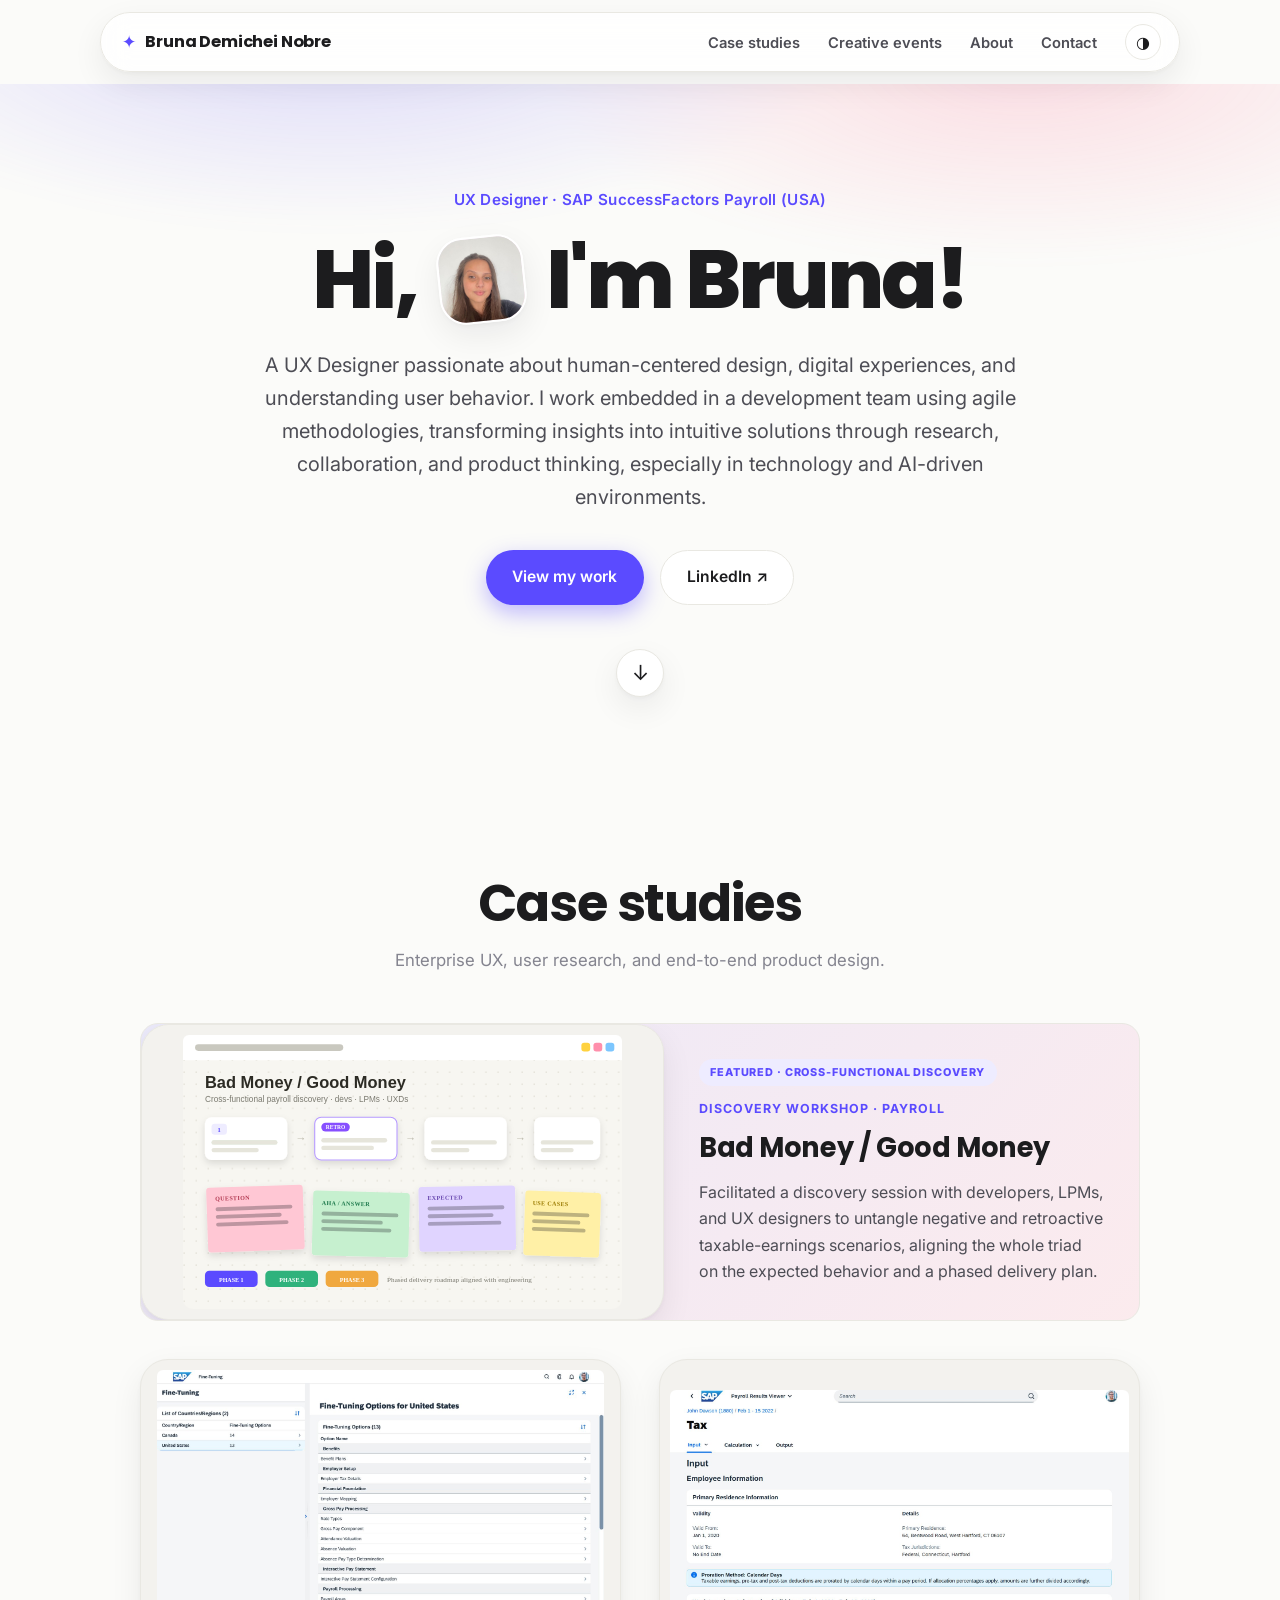
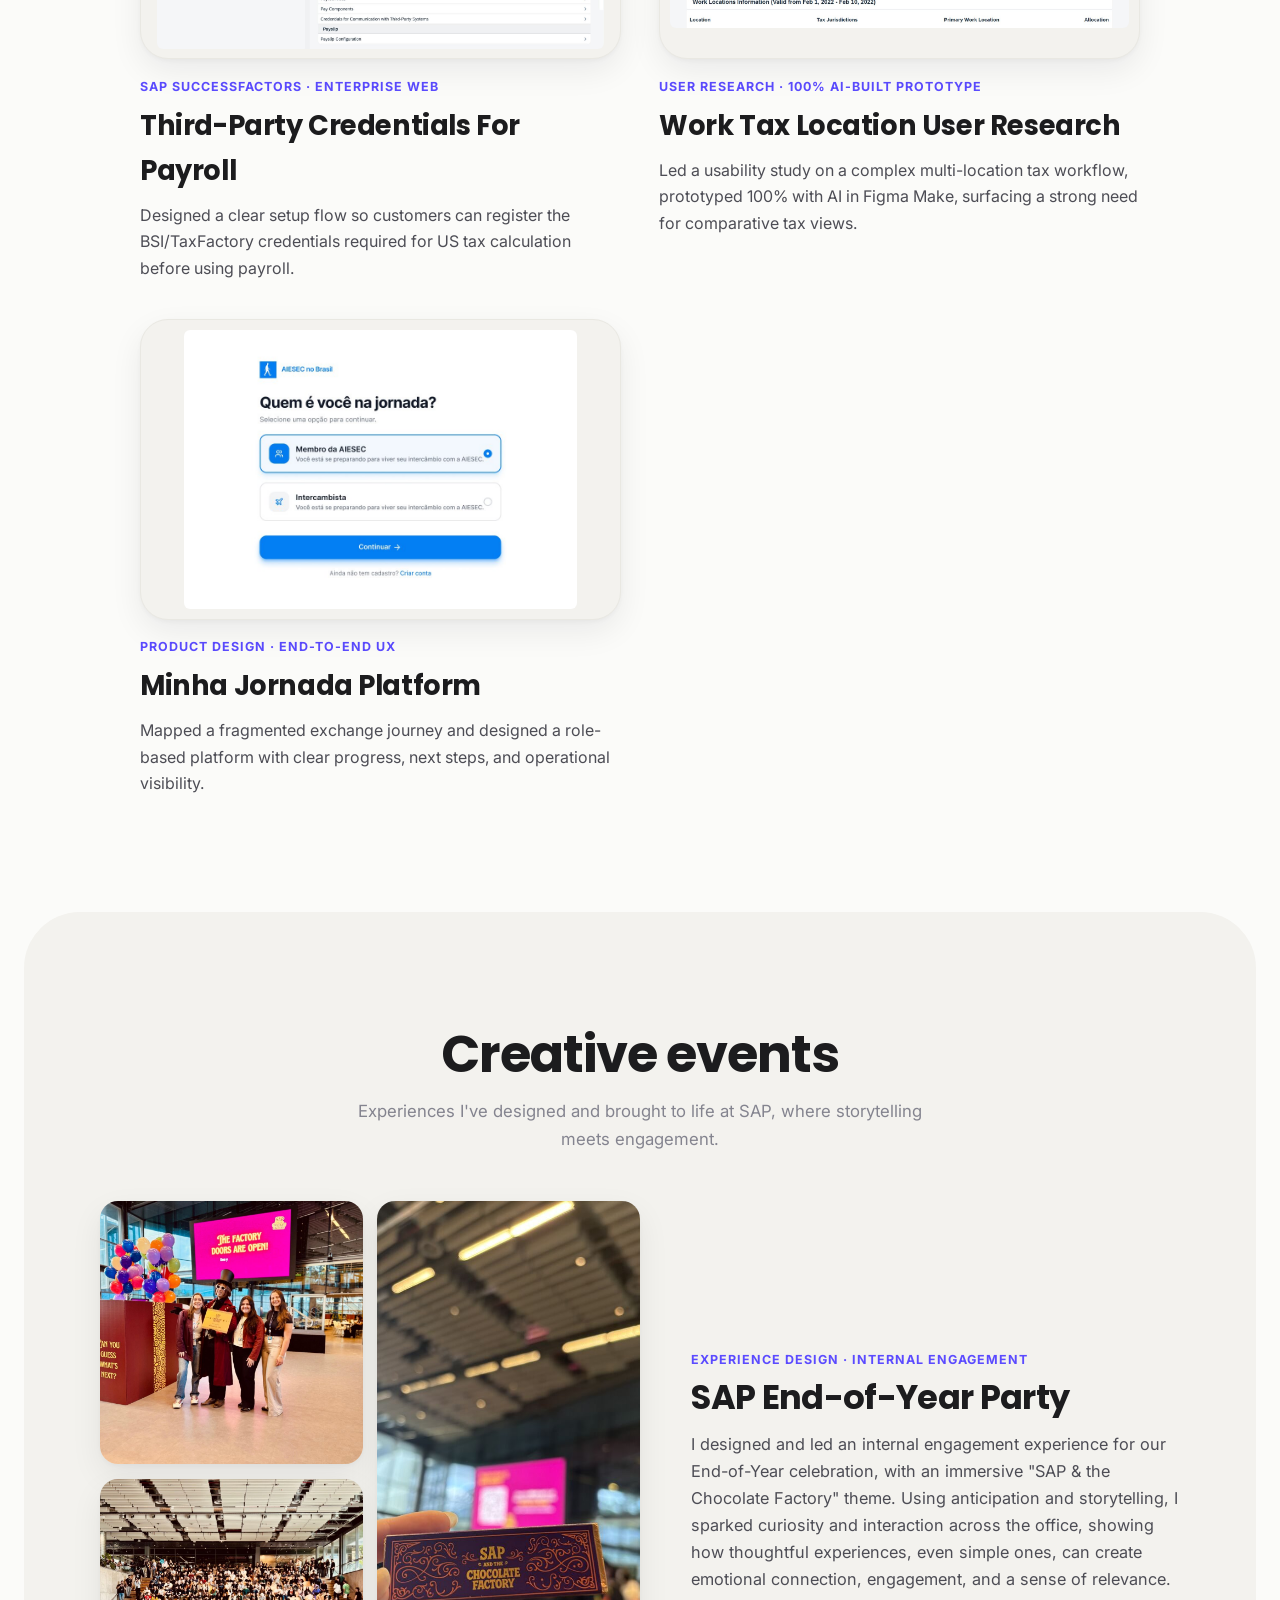
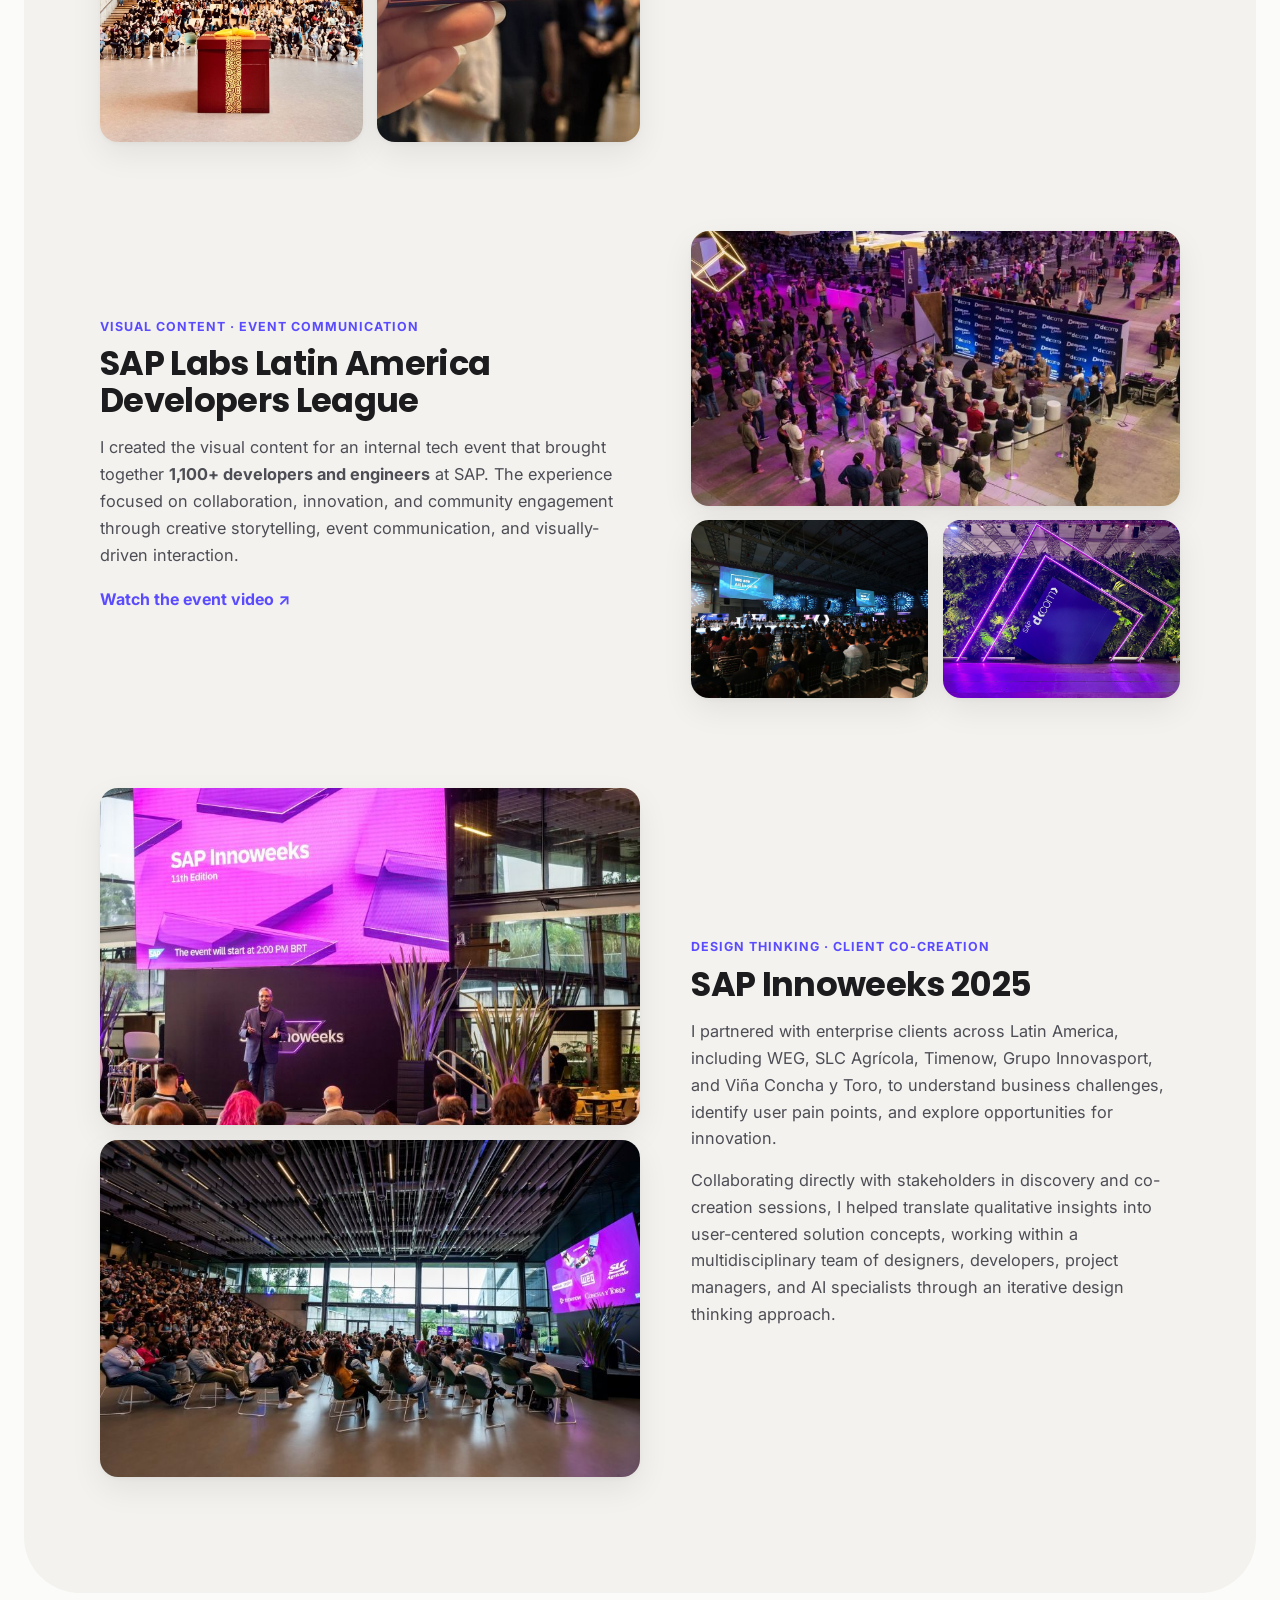
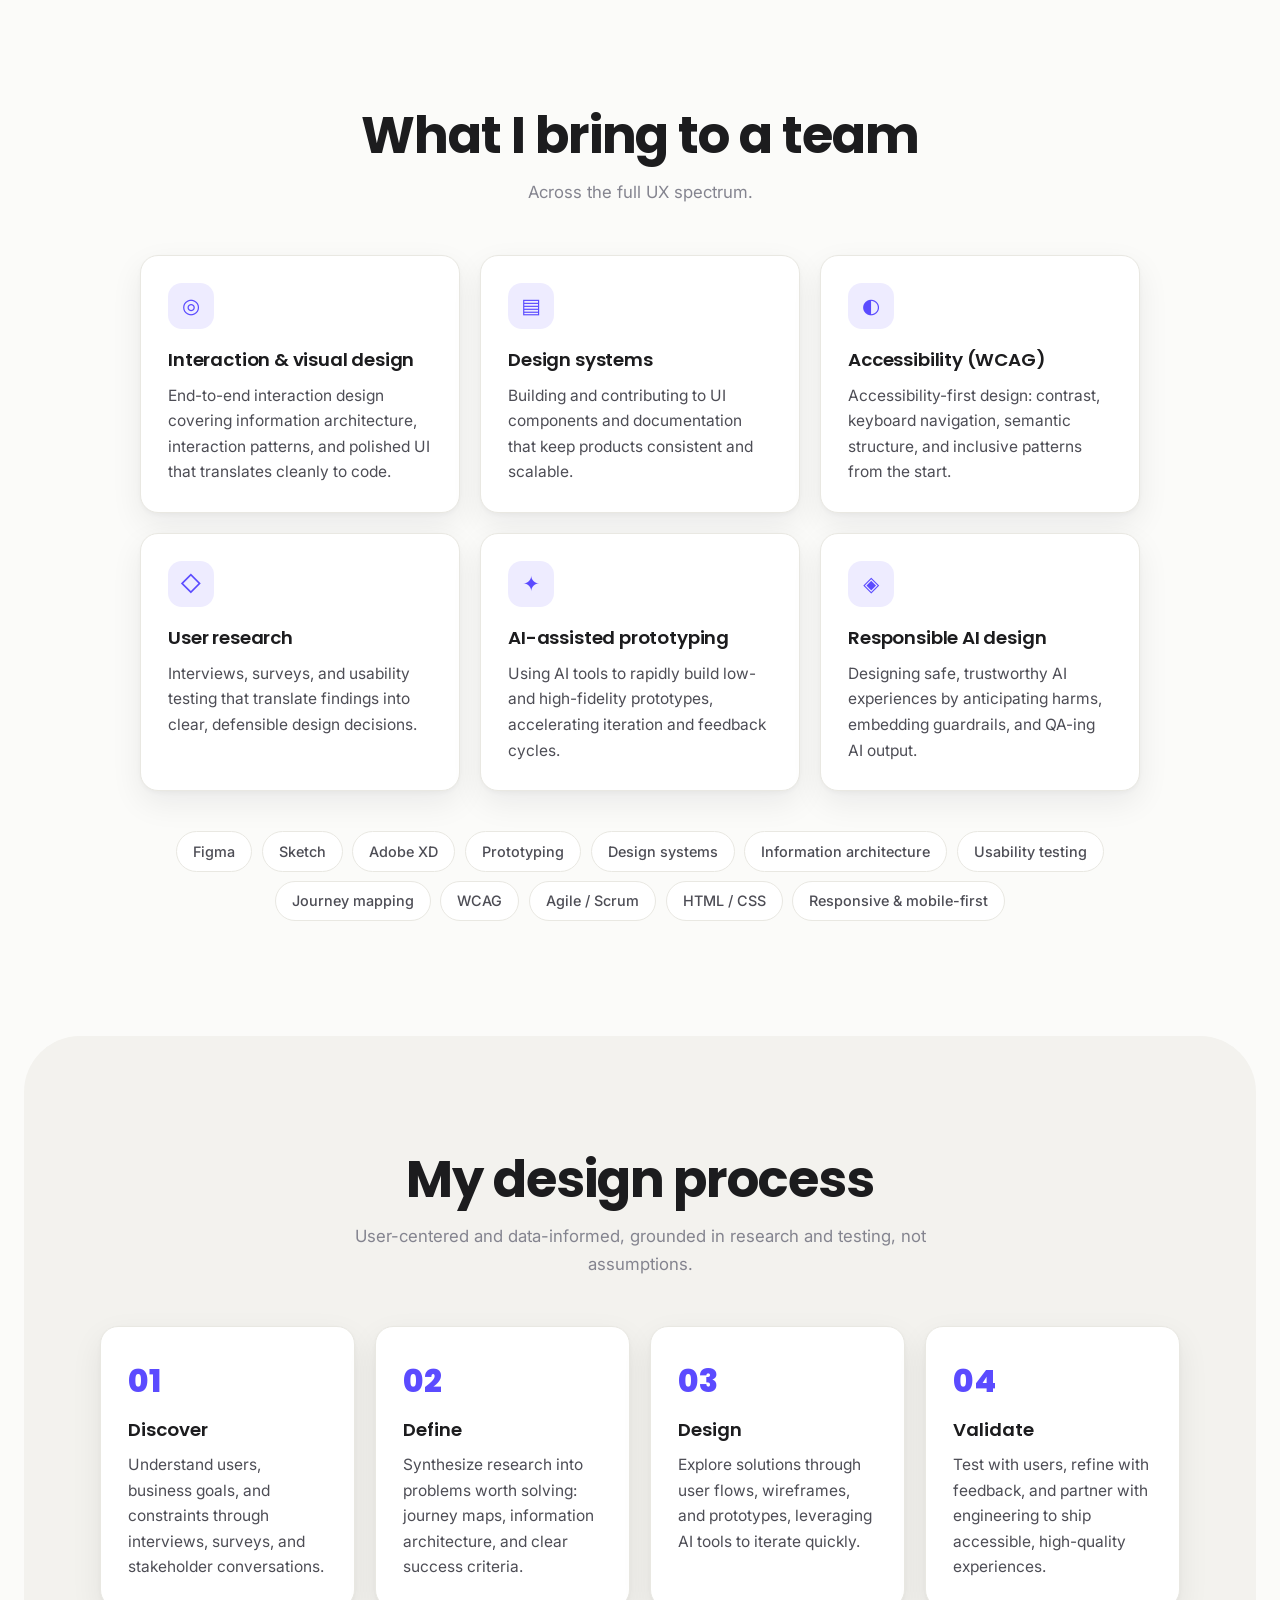
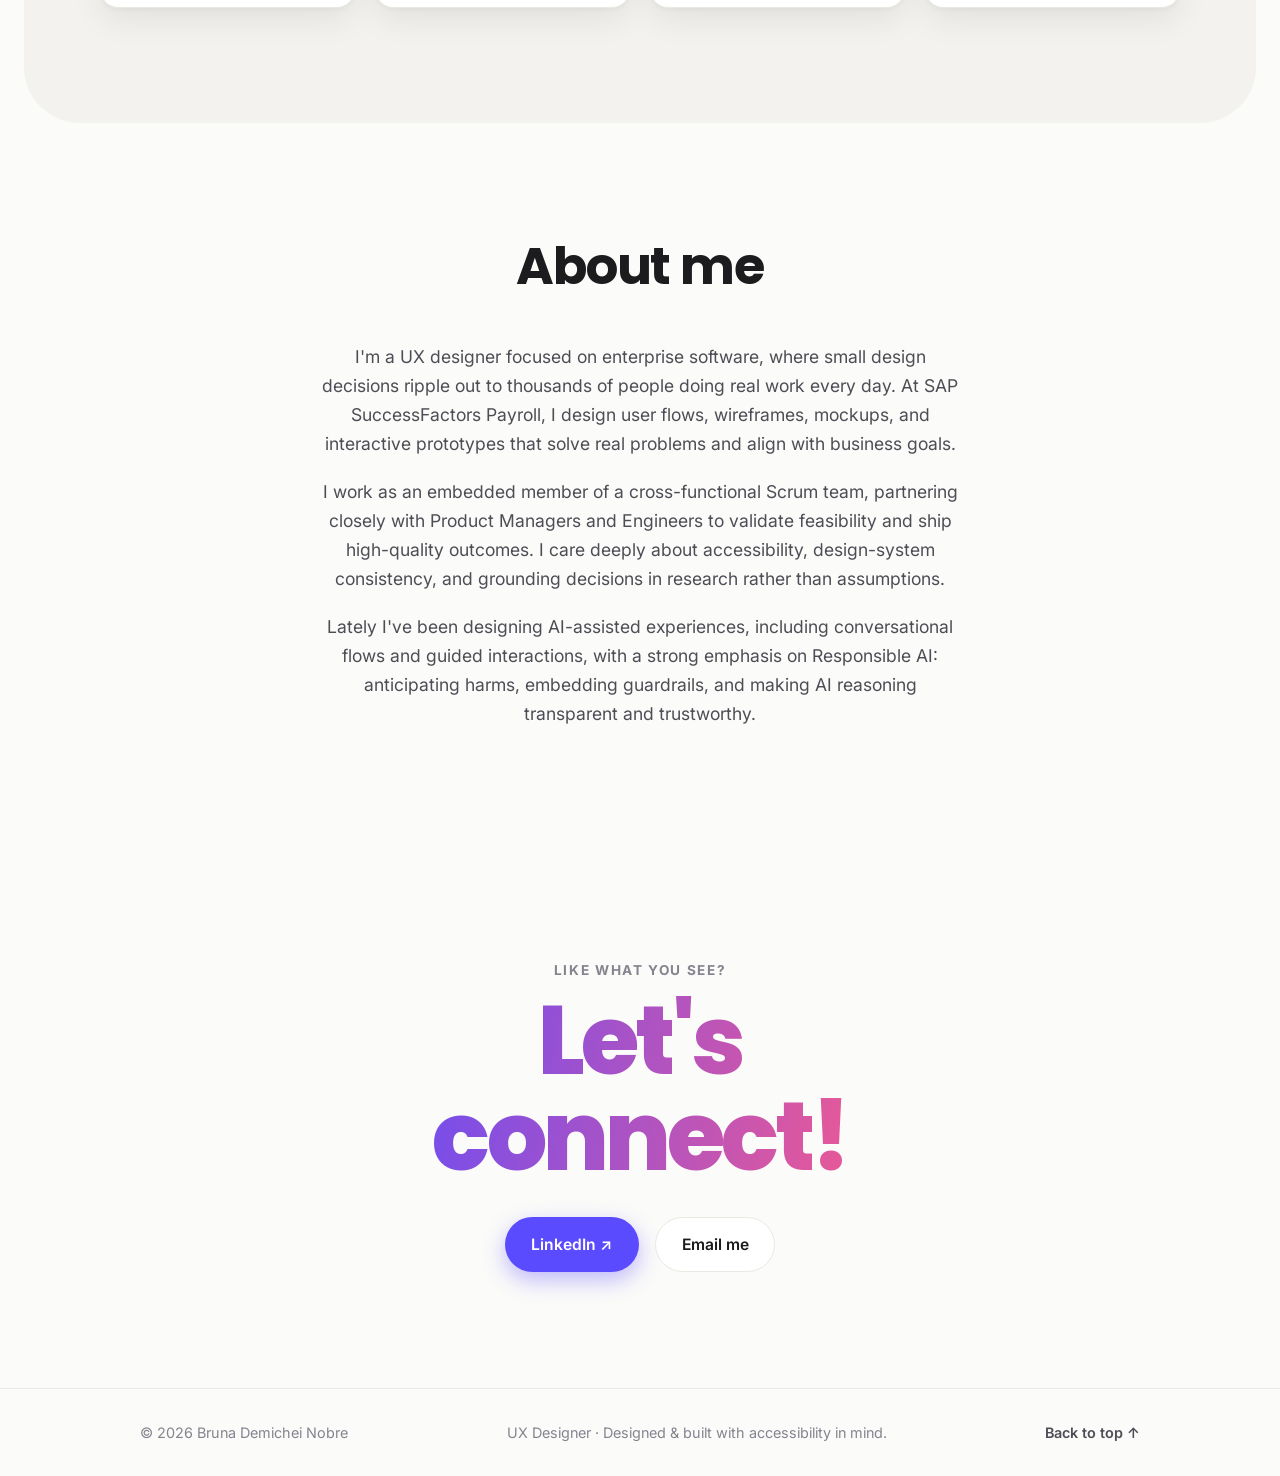
<file: index.html>
<!DOCTYPE html>
<html lang="en">
<head>
  <meta charset="UTF-8" />
  <meta name="viewport" content="width=device-width, initial-scale=1.0" />
  <meta name="description" content="Bruna Demichei Nobre · UX Designer specializing in enterprise software, design systems, accessibility, and AI-assisted experiences." />
  <meta name="author" content="Bruna Demichei Nobre" />
  <title>Bruna Demichei Nobre · UX Designer</title>

  <!-- Open Graph (for nice link previews when shared) -->
  <meta property="og:title" content="Bruna Demichei Nobre · UX Designer" />
  <meta property="og:description" content="User-centered design for enterprise software, design systems, accessibility, and AI-assisted experiences." />
  <meta property="og:type" content="website" />

  <link rel="preconnect" href="https://fonts.googleapis.com" />
  <link rel="preconnect" href="https://fonts.gstatic.com" crossorigin />
  <link href="https://fonts.googleapis.com/css2?family=Inter:wght@400;500;600;700&family=Poppins:wght@500;600;700;800&display=swap" rel="stylesheet" />
  <link rel="stylesheet" href="styles.css" />
  <link rel="icon" href="data:image/svg+xml,&lt;svg xmlns=%22http://www.w3.org/2000/svg%22 viewBox=%220 0 100 100%22&gt;&lt;text y=%22.9em%22 font-size=%2290%22&gt;✦&lt;/text&gt;&lt;/svg&gt;" />
</head>
<body>
  <a class="skip-link" href="#main">Skip to content</a>

  <!-- ===== Header / Nav ===== -->
  <header class="site-header" id="top">
    <nav class="nav" aria-label="Primary">
      <a href="#top" class="nav__brand" aria-label="Home · Bruna Demichei Nobre">
        <span class="nav__mark" aria-hidden="true">✦</span>
        <span class="nav__name">Bruna Demichei&nbsp;Nobre</span>
      </a>

      <button class="nav__toggle" aria-expanded="false" aria-controls="nav-menu" aria-label="Open menu">
        <span class="nav__toggle-bar" aria-hidden="true"></span>
        <span class="nav__toggle-bar" aria-hidden="true"></span>
        <span class="nav__toggle-bar" aria-hidden="true"></span>
      </button>

      <ul class="nav__menu" id="nav-menu">
        <li><a href="#work">Case studies</a></li>
        <li><a href="#events">Creative events</a></li>
        <li><a href="#about">About</a></li>
        <li><a href="#contact">Contact</a></li>
        <li>
          <button class="theme-toggle" id="theme-toggle" aria-label="Switch to dark theme" title="Toggle theme">
            <span class="theme-toggle__icon" aria-hidden="true">◑</span>
          </button>
        </li>
      </ul>
    </nav>
  </header>

  <main id="main">
    <!-- ===== Hero ===== -->
    <section class="hero" aria-labelledby="hero-title">
      <div class="hero__inner">
        <p class="hero__eyebrow reveal">UX Designer · SAP SuccessFactors Payroll (USA)</p>
        <h1 class="hero__title reveal" id="hero-title">
          Hi, <span class="hero__photo"><img src="assets/bruna-headshot.jpg" alt="" /></span> I'm Bruna!
        </h1>
        <p class="hero__lede reveal">
          A UX Designer passionate about human-centered design, digital experiences, and understanding
          user behavior. I work embedded in a development team using agile methodologies, transforming
          insights into intuitive solutions through research, collaboration, and product thinking,
          especially in technology and AI-driven environments.
        </p>
        <div class="hero__actions reveal">
          <a class="btn btn--primary" href="#work">View my work</a>
          <a class="btn btn--ghost" href="https://www.linkedin.com/in/bruna-demichei-nobre" target="_blank" rel="noopener">
            LinkedIn ↗
          </a>
        </div>
        <a class="hero__scroll reveal" href="#work" aria-label="Scroll to work">↓</a>
      </div>
    </section>

    <!-- ===== Work / Case studies ===== -->
    <section class="section" id="work" aria-labelledby="work-title">
      <div class="section__head section__head--center reveal">
        <h2 class="section__title" id="work-title">Case studies</h2>
        <p class="section__sub">Enterprise UX, user research, and end-to-end product design.</p>
      </div>

      <div class="grid grid--work">
        <!-- Featured: discovery session -->
        <a class="proj proj--feature reveal" href="case-bad-money.html">
          <span class="proj__media"><img src="assets/cases/bad-money-cover.svg" alt="Discovery board with sticky notes, a scenario flow, and phased roadmap for the Bad Money / Good Money payroll session" loading="lazy" /></span>
          <span class="proj__body">
            <span class="proj__badge">Featured · Cross-functional discovery</span>
            <span class="proj__cat">Discovery workshop · Payroll</span>
            <h3 class="proj__title">Bad Money / Good Money</h3>
            <p class="proj__desc">Facilitated a discovery session with developers, LPMs, and UX designers to untangle negative and retroactive taxable-earnings scenarios, aligning the whole triad on the expected behavior and a phased delivery plan.</p>
          </span>
        </a>

        <!-- Case study 1 -->
        <a class="proj reveal" href="case-payroll-credentials.html">
          <span class="proj__media"><img src="assets/cases/cred-finetuning.jpg" alt="SAP Fiori Fine-Tuning options list including credentials for third-party systems" loading="lazy" /></span>
          <span class="proj__cat">SAP SuccessFactors · Enterprise web</span>
          <h3 class="proj__title">Third-Party Credentials For Payroll</h3>
          <p class="proj__desc">Designed a clear setup flow so customers can register the BSI/TaxFactory credentials required for US tax calculation before using payroll.</p>
        </a>

        <!-- Case study 2 -->
        <a class="proj reveal" href="case-work-tax-location.html">
          <span class="proj__media"><img src="assets/cases/wtl-input.jpg" alt="Payroll Results Viewer showing tax input across multiple work locations" loading="lazy" /></span>
          <span class="proj__cat">User Research · 100% AI-built prototype</span>
          <h3 class="proj__title">Work Tax Location User Research</h3>
          <p class="proj__desc">Led a usability study on a complex multi-location tax workflow, prototyped 100% with AI in Figma Make, surfacing a strong need for comparative tax views.</p>
        </a>

        <!-- Case study 3 -->
        <a class="proj reveal" href="case-minha-jornada.html">
          <span class="proj__media"><img src="assets/cases/mj-perfil.jpg" alt="Role selection screen from the Minha Jornada platform" loading="lazy" /></span>
          <span class="proj__cat">Product design · End-to-end UX</span>
          <h3 class="proj__title">Minha Jornada Platform</h3>
          <p class="proj__desc">Mapped a fragmented exchange journey and designed a role-based platform with clear progress, next steps, and operational visibility.</p>
        </a>
      </div>
    </section>

    <!-- ===== Creative events ===== -->
    <section class="section section--alt" id="events" aria-labelledby="events-title">
      <div class="section__head section__head--center reveal">
        <h2 class="section__title" id="events-title">Creative events</h2>
        <p class="section__sub">Experiences I've designed and brought to life at SAP, where storytelling meets engagement.</p>
      </div>

      <div class="events">
        <!-- Event 1 — End-of-Year Party -->
        <article class="feature reveal">
          <div class="feature__gallery gallery--trio">
            <figure class="gphoto gphoto--a"><img src="assets/eoy-team.jpg" alt="Bruna and teammates posing with a Willy Wonka character at the SAP End-of-Year celebration" loading="lazy" /></figure>
            <figure class="gphoto gphoto--b"><img src="assets/eoy-giftbox.jpg" alt="A giant red gift box on stage in front of a large seated audience at the SAP End-of-Year event" loading="lazy" /></figure>
            <figure class="gphoto gphoto--c"><img src="assets/eoy-ticket.jpg" alt="Hand holding an ornate 'SAP and the Chocolate Factory' golden ticket" loading="lazy" /></figure>
          </div>
          <div class="feature__text">
            <span class="feature__cat">Experience design · Internal engagement</span>
            <h3>SAP End-of-Year Party</h3>
            <p>
              I designed and led an internal engagement experience for our End-of-Year celebration,
              with an immersive "SAP &amp; the Chocolate Factory" theme. Using anticipation and storytelling,
              I sparked curiosity and interaction across the office, showing how thoughtful experiences,
              even simple ones, can create emotional connection, engagement, and a sense of relevance.
            </p>
          </div>
        </article>

        <!-- Event 2 — Developers League -->
        <article class="feature feature--reverse reveal">
          <div class="feature__gallery gallery--stack">
            <figure class="gphoto"><img src="assets/devleague.jpg" alt="A crowd gathered around a stage under purple lighting at the SAP Labs Latin America Developers League" loading="lazy" /></figure>
            <figure class="gphoto"><img src="assets/devleague-ai.jpg" alt="Large auditorium with a 'We are all in on AI' screen and blue stage lighting at the Developers League" loading="lazy" /></figure>
            <figure class="gphoto"><img src="assets/devleague-dcom.jpg" alt="Purple-lit SAP d.com stage set against a wall of greenery at the Developers League" loading="lazy" /></figure>
          </div>
          <div class="feature__text">
            <span class="feature__cat">Visual content · Event communication</span>
            <h3>SAP Labs Latin America Developers League</h3>
            <p>
              I created the visual content for an internal tech event that brought together
              <strong>1,100+ developers and engineers</strong> at SAP. The experience focused on
              collaboration, innovation, and community engagement through creative storytelling,
              event communication, and visually-driven interaction.
            </p>
            <a class="feature__link" href="https://www.linkedin.com/posts/dennison-john-ab6b56102_saplabsla-innovation-community-ugcPost-7313632985470148608-ONeY" target="_blank" rel="noopener">Watch the event video ↗</a>
          </div>
        </article>

        <!-- Event 3 — Innoweeks -->
        <article class="feature reveal">
          <div class="feature__gallery gallery--duo">
            <figure class="gphoto"><img src="assets/innoweeks-stage.jpg" alt="Speaker on stage in front of a large 'SAP Innoweeks 11th Edition' screen" loading="lazy" /></figure>
            <figure class="gphoto"><img src="assets/innoweeks-crowd.jpg" alt="Audience seated facing a stage displaying enterprise client logos at SAP Innoweeks" loading="lazy" /></figure>
          </div>
          <div class="feature__text">
            <span class="feature__cat">Design thinking · Client co-creation</span>
            <h3>SAP Innoweeks 2025</h3>
            <p>
              I partnered with enterprise clients across Latin America, including WEG, SLC Agrícola,
              Timenow, Grupo Innovasport, and Viña Concha y Toro, to understand business challenges,
              identify user pain points, and explore opportunities for innovation.
            </p>
            <p>
              Collaborating directly with stakeholders in discovery and co-creation sessions, I helped
              translate qualitative insights into user-centered solution concepts, working within a
              multidisciplinary team of designers, developers, project managers, and AI specialists
              through an iterative design thinking approach.
            </p>
          </div>
        </article>
      </div>
    </section>

    <!-- ===== Expertise ===== -->
    <section class="section" id="expertise" aria-labelledby="expertise-title">
      <div class="section__head section__head--center reveal">
        <h2 class="section__title" id="expertise-title">What I bring to a team</h2>
        <p class="section__sub">Across the full UX spectrum.</p>
      </div>

      <div class="grid grid--cards">
        <article class="card reveal">
          <span class="card__icon" aria-hidden="true">◎</span>
          <h3>Interaction &amp; visual design</h3>
          <p>End-to-end interaction design covering information architecture, interaction patterns, and polished UI that translates cleanly to code.</p>
        </article>
        <article class="card reveal">
          <span class="card__icon" aria-hidden="true">▤</span>
          <h3>Design systems</h3>
          <p>Building and contributing to UI components and documentation that keep products consistent and scalable.</p>
        </article>
        <article class="card reveal">
          <span class="card__icon" aria-hidden="true">◐</span>
          <h3>Accessibility (WCAG)</h3>
          <p>Accessibility-first design: contrast, keyboard navigation, semantic structure, and inclusive patterns from the start.</p>
        </article>
        <article class="card reveal">
          <span class="card__icon" aria-hidden="true">◇</span>
          <h3>User research</h3>
          <p>Interviews, surveys, and usability testing that translate findings into clear, defensible design decisions.</p>
        </article>
        <article class="card reveal">
          <span class="card__icon" aria-hidden="true">✦</span>
          <h3>AI-assisted prototyping</h3>
          <p>Using AI tools to rapidly build low- and high-fidelity prototypes, accelerating iteration and feedback cycles.</p>
        </article>
        <article class="card reveal">
          <span class="card__icon" aria-hidden="true">◈</span>
          <h3>Responsible AI design</h3>
          <p>Designing safe, trustworthy AI experiences by anticipating harms, embedding guardrails, and QA-ing AI output.</p>
        </article>
      </div>

      <div class="tools reveal" aria-label="Tools and methods">
        <ul class="chips">
          <li>Figma</li>
          <li>Sketch</li>
          <li>Adobe XD</li>
          <li>Prototyping</li>
          <li>Design systems</li>
          <li>Information architecture</li>
          <li>Usability testing</li>
          <li>Journey mapping</li>
          <li>WCAG</li>
          <li>Agile / Scrum</li>
          <li>HTML / CSS</li>
          <li>Responsive &amp; mobile-first</li>
        </ul>
      </div>
    </section>

    <!-- ===== Process ===== -->
    <section class="section section--alt" id="process" aria-labelledby="process-title">
      <div class="section__head section__head--center reveal">
        <h2 class="section__title" id="process-title">My design process</h2>
        <p class="section__sub">User-centered and data-informed, grounded in research and testing, not assumptions.</p>
      </div>

      <ol class="grid grid--process">
        <li class="process__step reveal">
          <span class="process__num">01</span>
          <h3>Discover</h3>
          <p>Understand users, business goals, and constraints through interviews, surveys, and stakeholder conversations.</p>
        </li>
        <li class="process__step reveal">
          <span class="process__num">02</span>
          <h3>Define</h3>
          <p>Synthesize research into problems worth solving: journey maps, information architecture, and clear success criteria.</p>
        </li>
        <li class="process__step reveal">
          <span class="process__num">03</span>
          <h3>Design</h3>
          <p>Explore solutions through user flows, wireframes, and prototypes, leveraging AI tools to iterate quickly.</p>
        </li>
        <li class="process__step reveal">
          <span class="process__num">04</span>
          <h3>Validate</h3>
          <p>Test with users, refine with feedback, and partner with engineering to ship accessible, high-quality experiences.</p>
        </li>
      </ol>
    </section>

    <!-- ===== About ===== -->
    <section class="section about" id="about" aria-labelledby="about-title">
      <div class="section__head section__head--center reveal">
        <h2 class="section__title" id="about-title">About me</h2>
      </div>
      <div class="about__body reveal">
        <p>
          I'm a UX designer focused on enterprise software, where small design decisions ripple out to
          thousands of people doing real work every day. At SAP SuccessFactors Payroll, I design user
          flows, wireframes, mockups, and interactive prototypes that solve real problems and align with
          business goals.
        </p>
        <p>
          I work as an embedded member of a cross-functional Scrum team, partnering closely with Product
          Managers and Engineers to validate feasibility and ship high-quality outcomes. I care deeply
          about accessibility, design-system consistency, and grounding decisions in research rather than
          assumptions.
        </p>
        <p>
          Lately I've been designing AI-assisted experiences, including conversational flows and guided
          interactions, with a strong emphasis on Responsible AI: anticipating harms, embedding guardrails, and making
          AI reasoning transparent and trustworthy.
        </p>
      </div>
    </section>

    <!-- ===== Contact ===== -->
    <section class="section contact" id="contact" aria-labelledby="contact-title">
      <div class="contact__inner reveal">
        <p class="contact__kicker">Like what you see?</p>
        <h2 class="contact__title" id="contact-title">Let's connect!</h2>
        <div class="contact__actions">
          <a class="btn btn--primary" href="https://www.linkedin.com/in/bruna-demichei-nobre" target="_blank" rel="noopener">
            LinkedIn ↗
          </a>
          <a class="btn btn--ghost" href="mailto:brunademichei01@gmail.com">Email me</a>
        </div>
      </div>
    </section>
  </main>

  <footer class="site-footer">
    <div class="site-footer__inner">
      <p>© <span id="year"></span> Bruna Demichei Nobre</p>
      <p class="site-footer__meta">UX Designer · Designed &amp; built with accessibility in mind.</p>
      <a href="#top" class="site-footer__top">Back to top ↑</a>
    </div>
  </footer>

  <script src="script.js"></script>
</body>
</html>
</file>
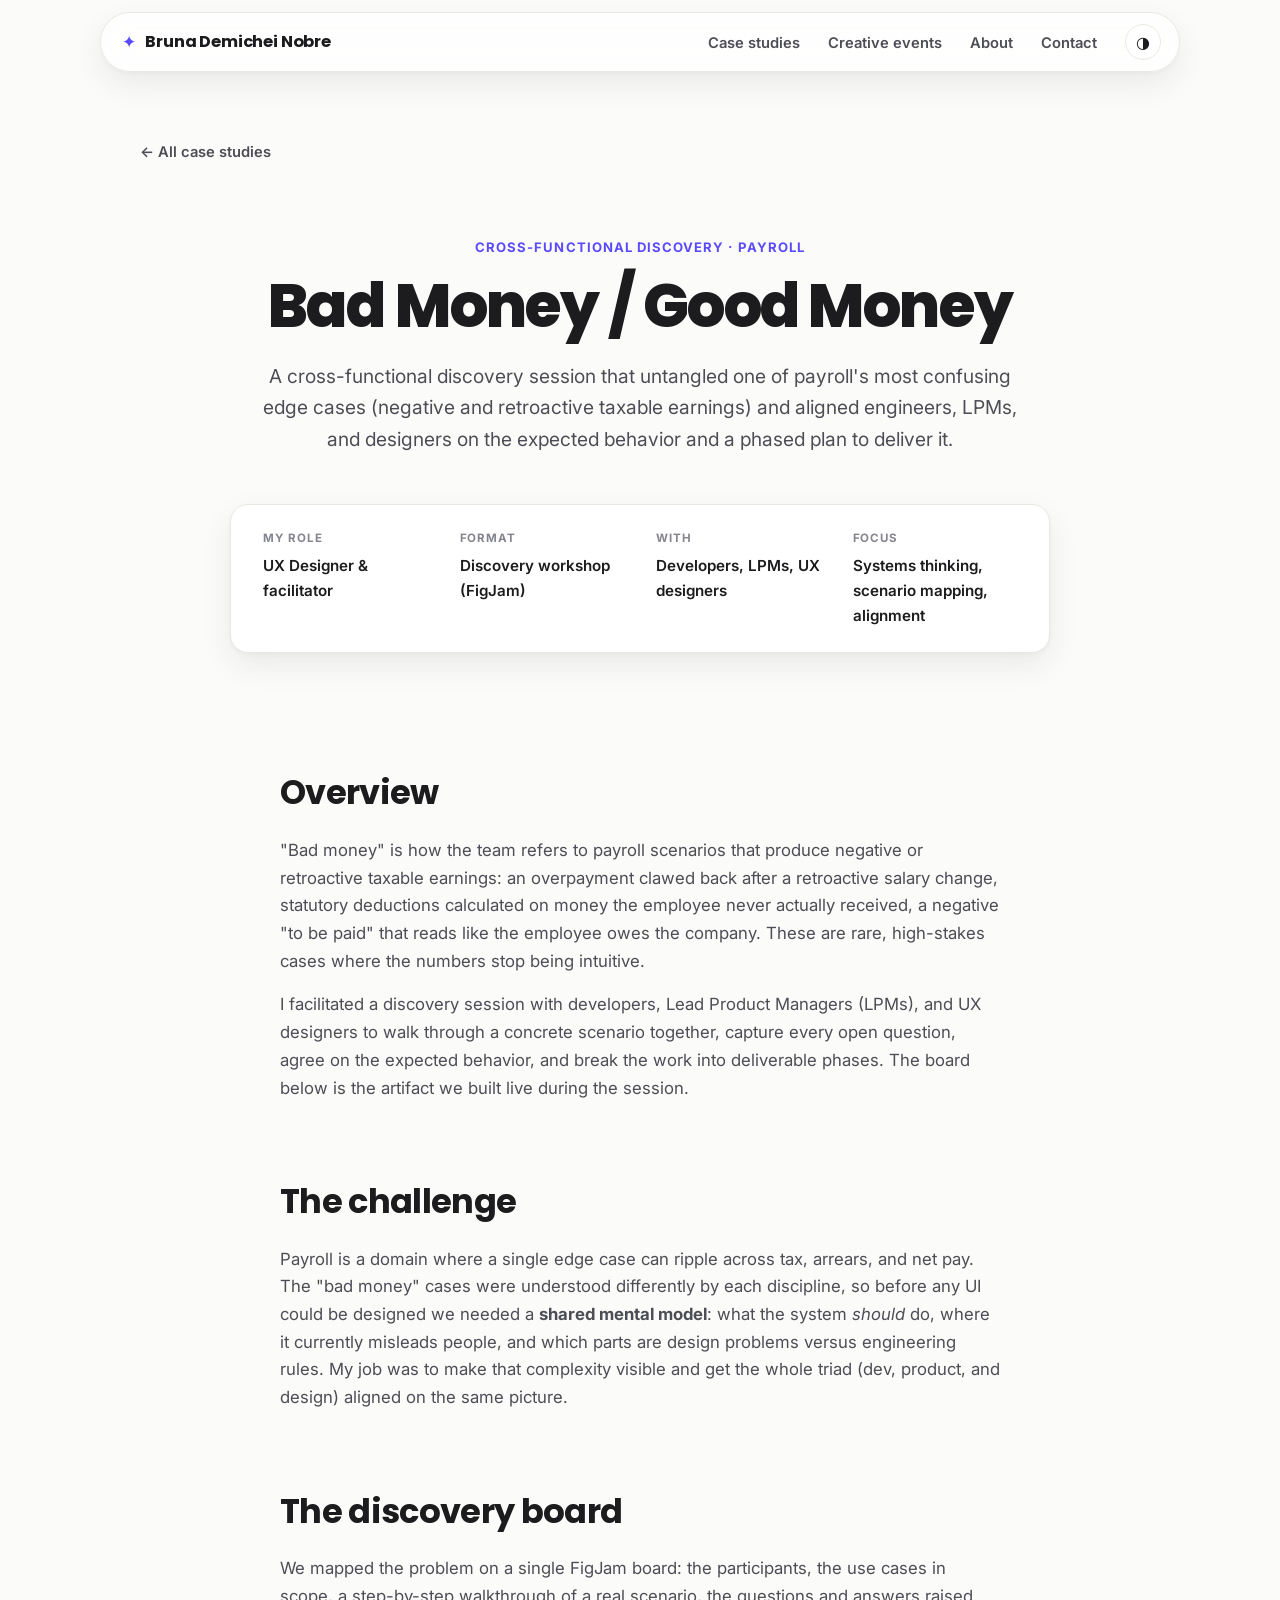
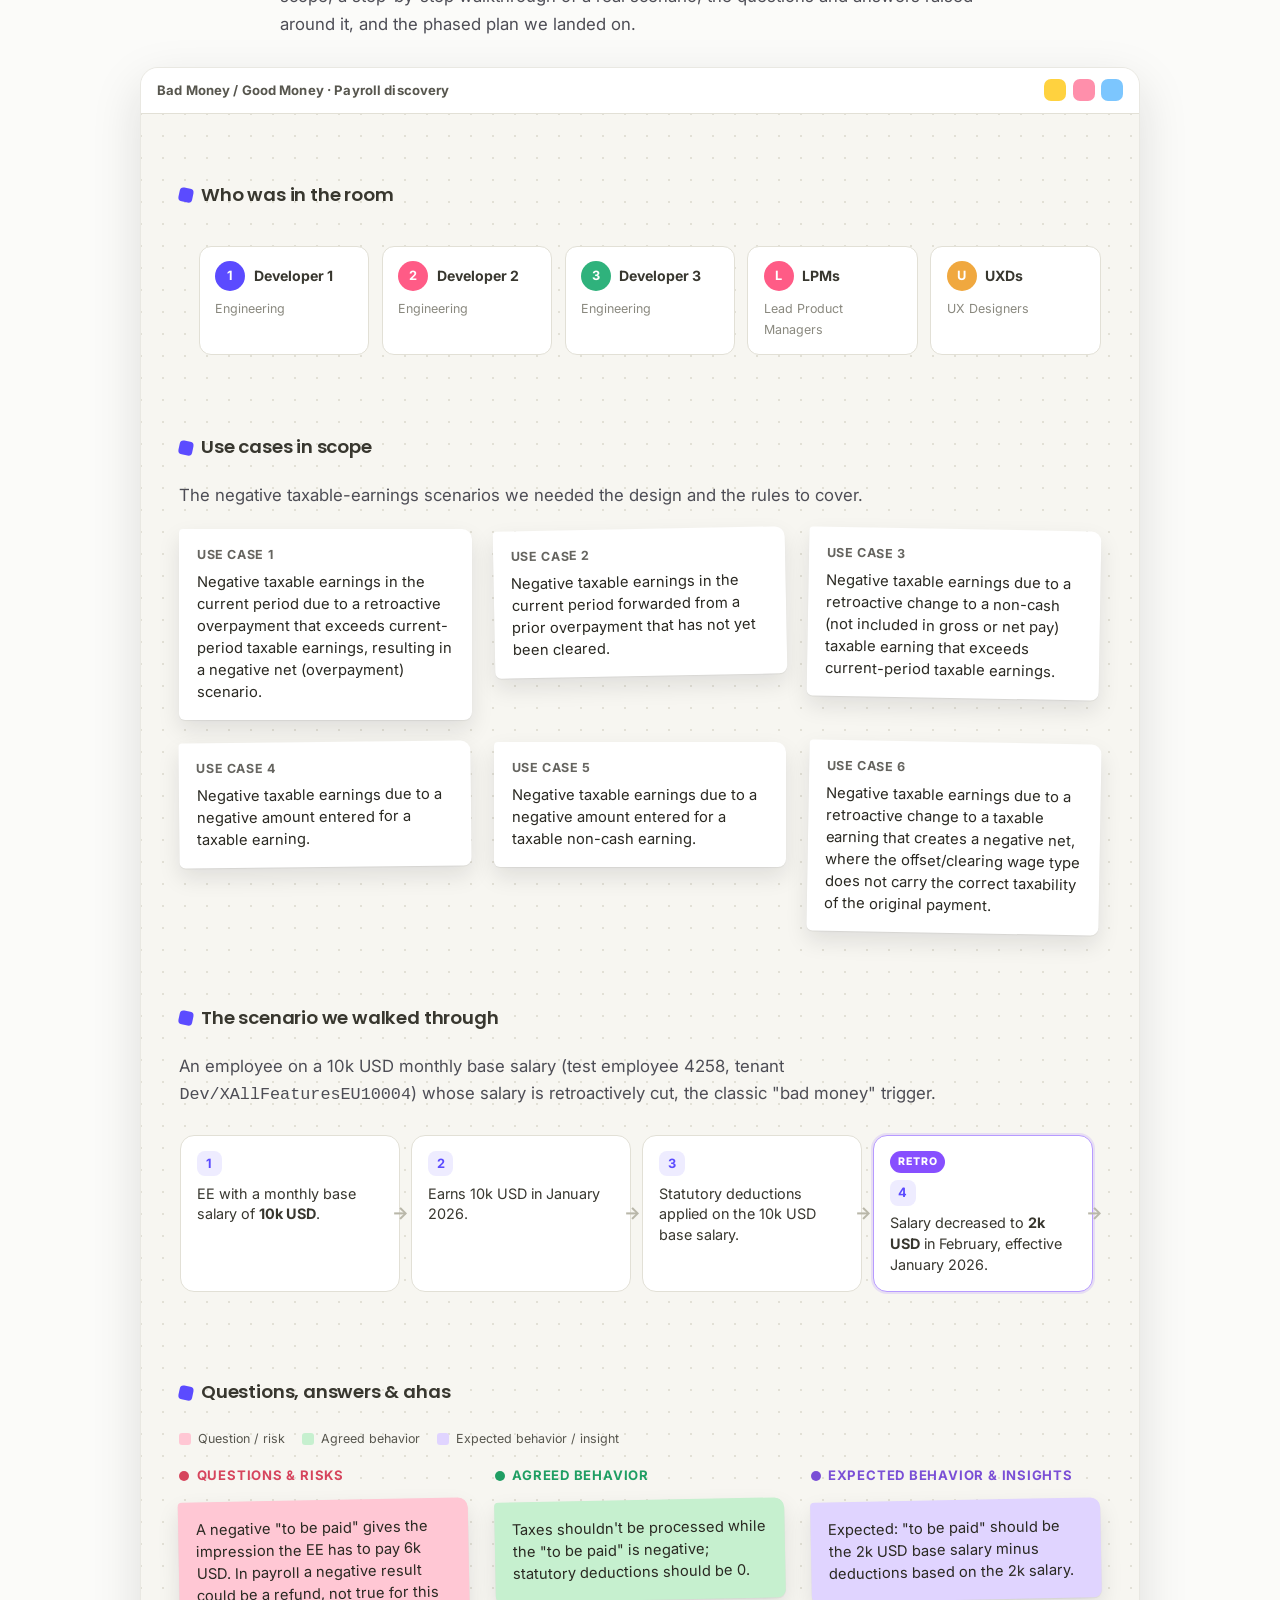
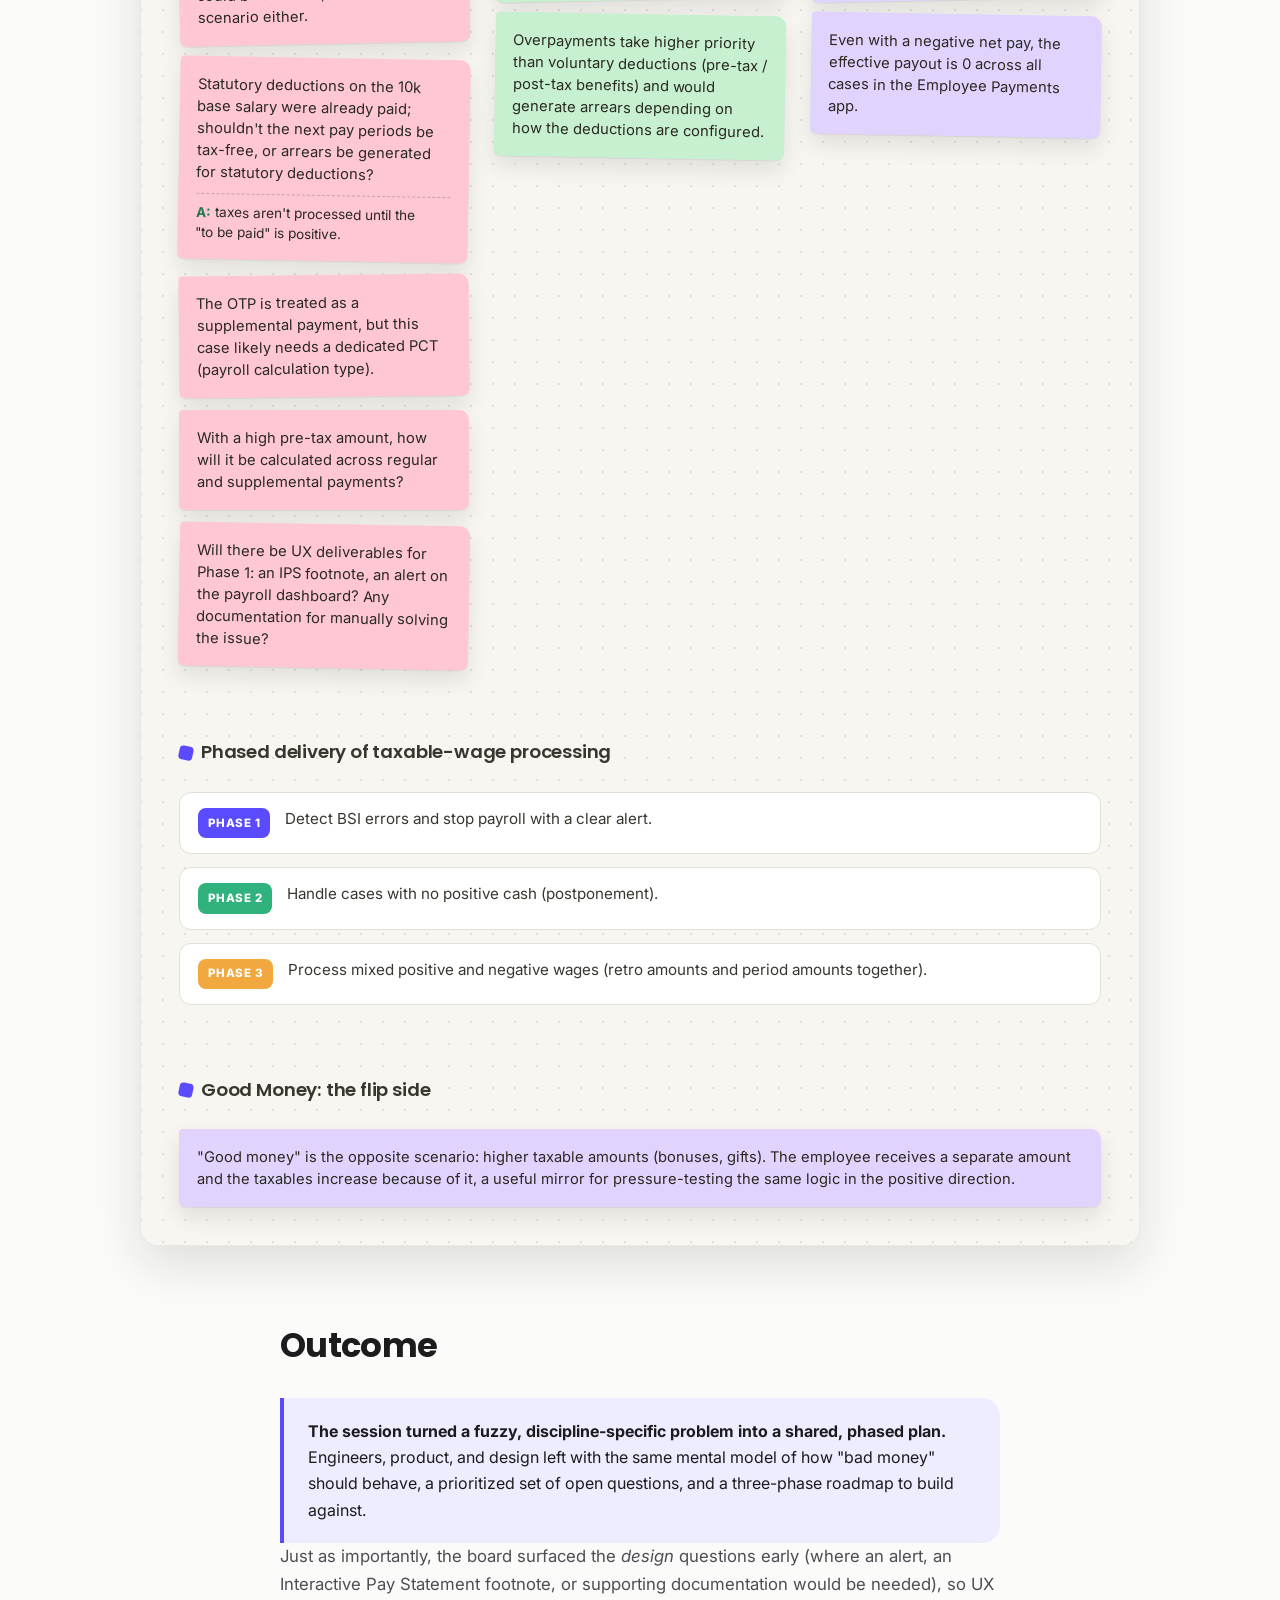
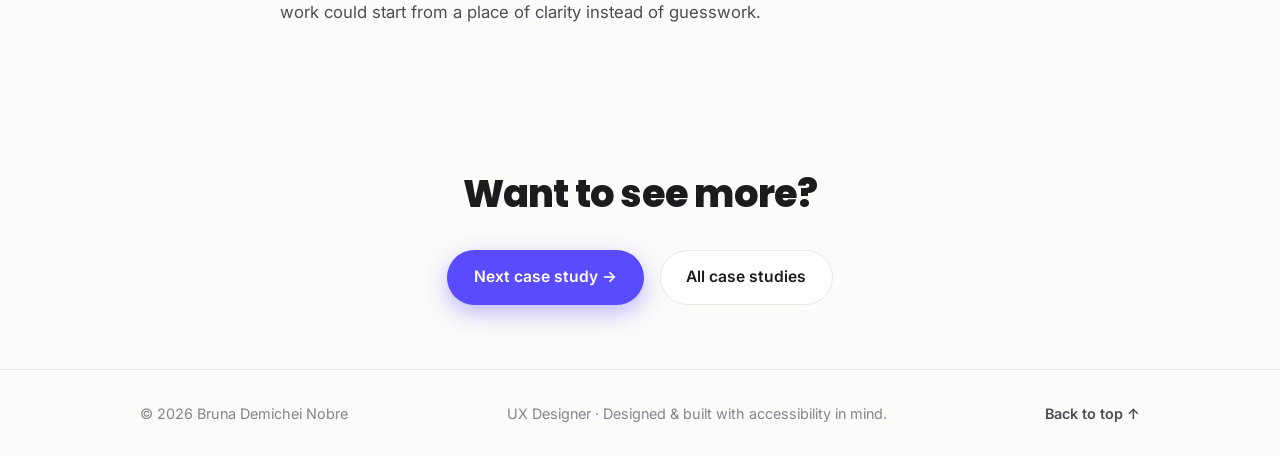
<file: case-bad-money.html>
<!DOCTYPE html>
<html lang="en">
<head>
  <meta charset="UTF-8" />
  <meta name="viewport" content="width=device-width, initial-scale=1.0" />
  <meta name="description" content="Case study: a cross-functional discovery session mapping negative and retroactive taxable-earnings scenarios in US payroll, aligning devs, LPMs, and UX designers on expected behavior and a phased delivery." />
  <meta name="author" content="Bruna Demichei Nobre" />
  <title>Bad Money / Good Money · Payroll discovery · Bruna Demichei Nobre</title>

  <link rel="preconnect" href="https://fonts.googleapis.com" />
  <link rel="preconnect" href="https://fonts.gstatic.com" crossorigin />
  <link href="https://fonts.googleapis.com/css2?family=Inter:wght@400;500;600;700&family=Poppins:wght@500;600;700;800&display=swap" rel="stylesheet" />
  <link rel="stylesheet" href="styles.css" />
  <link rel="icon" href="data:image/svg+xml,&lt;svg xmlns=%22http://www.w3.org/2000/svg%22 viewBox=%220 0 100 100%22&gt;&lt;text y=%22.9em%22 font-size=%2290%22&gt;✦&lt;/text&gt;&lt;/svg&gt;" />
</head>
<body>
  <a class="skip-link" href="#main">Skip to content</a>

  <header class="site-header" id="top">
    <nav class="nav" aria-label="Primary">
      <a href="index.html" class="nav__brand" aria-label="Home · Bruna Demichei Nobre">
        <span class="nav__mark" aria-hidden="true">✦</span>
        <span class="nav__name">Bruna Demichei&nbsp;Nobre</span>
      </a>

      <button class="nav__toggle" aria-expanded="false" aria-controls="nav-menu" aria-label="Open menu">
        <span class="nav__toggle-bar" aria-hidden="true"></span>
        <span class="nav__toggle-bar" aria-hidden="true"></span>
        <span class="nav__toggle-bar" aria-hidden="true"></span>
      </button>

      <ul class="nav__menu" id="nav-menu">
        <li><a href="index.html#work">Case studies</a></li>
        <li><a href="index.html#events">Creative events</a></li>
        <li><a href="index.html#about">About</a></li>
        <li><a href="index.html#contact">Contact</a></li>
        <li>
          <button class="theme-toggle" id="theme-toggle" aria-label="Switch to dark theme" title="Toggle theme">
            <span class="theme-toggle__icon" aria-hidden="true">◑</span>
          </button>
        </li>
      </ul>
    </nav>
  </header>

  <main id="main">
    <div class="case-wrap">
      <a class="case-back" href="index.html#work">← All case studies</a>

      <header class="case-hero reveal">
        <span class="case-hero__cat">Cross-functional discovery · Payroll</span>
        <h1 class="case-hero__title">Bad Money / Good Money</h1>
        <p class="case-hero__lede">
          A cross-functional discovery session that untangled one of payroll's most confusing edge cases
          (negative and retroactive taxable earnings) and aligned engineers, LPMs, and designers on the
          expected behavior and a phased plan to deliver it.
        </p>
        <dl class="case-meta">
          <div><dt>My role</dt><dd>UX Designer &amp; facilitator</dd></div>
          <div><dt>Format</dt><dd>Discovery workshop (FigJam)</dd></div>
          <div><dt>With</dt><dd>Developers, LPMs, UX designers</dd></div>
          <div><dt>Focus</dt><dd>Systems thinking, scenario mapping, alignment</dd></div>
        </dl>
      </header>

      <section class="case-block reveal">
        <div class="prose">
          <h2>Overview</h2>
          <p>
            "Bad money" is how the team refers to payroll scenarios that produce negative or retroactive
            taxable earnings: an overpayment clawed back after a retroactive salary change, statutory
            deductions calculated on money the employee never actually received, a negative "to&nbsp;be&nbsp;paid"
            that reads like the employee owes the company. These are rare, high-stakes cases where the numbers
            stop being intuitive.
          </p>
          <p>
            I facilitated a discovery session with developers, Lead Product Managers (LPMs), and UX designers
            to walk through a concrete scenario together, capture every open question, agree on the expected
            behavior, and break the work into deliverable phases. The board below is the artifact we built
            live during the session.
          </p>
        </div>
      </section>

      <section class="case-block reveal">
        <div class="prose">
          <h2>The challenge</h2>
          <p>
            Payroll is a domain where a single edge case can ripple across tax, arrears, and net pay. The
            "bad money" cases were understood differently by each discipline, so before any UI could be
            designed we needed a <strong>shared mental model</strong>: what the system <em>should</em> do,
            where it currently misleads people, and which parts are design problems versus engineering rules.
            My job was to make that complexity visible and get the whole triad (dev, product, and design)
            aligned on the same picture.
          </p>
        </div>
      </section>

      <section class="case-block reveal">
        <div class="prose">
          <h2>The discovery board</h2>
          <p>
            We mapped the problem on a single FigJam board: the participants, the use cases in scope, a
            step-by-step walkthrough of a real scenario, the questions and answers raised around it, and the
            phased plan we landed on.
          </p>
        </div>

        <div class="board reveal" role="img" aria-label="FigJam discovery board for the Bad Money / Good Money payroll session, including participants, use cases in scope, a scenario walkthrough, questions, agreed behavior, expected behavior insights, a delivery roadmap, and the good money insight.">
          <div class="board__bar">
            <span class="board__bar-title">Bad Money / Good Money · Payroll discovery</span>
            <span class="board__bar-tools" aria-hidden="true">
              <span class="board__tool"></span><span class="board__tool"></span><span class="board__tool"></span>
            </span>
          </div>

          <div class="board__canvas">
            <!-- Participants -->
            <div class="board__group">
              <h3 class="board__head">Who was in the room</h3>
              <ul class="board__people">
                <li class="person"><div class="person__top"><span class="person__avatar">1</span><span class="person__name">Developer 1</span></div><span class="person__role">Engineering</span></li>
                <li class="person"><div class="person__top"><span class="person__avatar">2</span><span class="person__name">Developer 2</span></div><span class="person__role">Engineering</span></li>
                <li class="person"><div class="person__top"><span class="person__avatar">3</span><span class="person__name">Developer 3</span></div><span class="person__role">Engineering</span></li>
                <li class="person"><div class="person__top"><span class="person__avatar">L</span><span class="person__name">LPMs</span></div><span class="person__role">Lead Product Managers</span></li>
                <li class="person"><div class="person__top"><span class="person__avatar">U</span><span class="person__name">UXDs</span></div><span class="person__role">UX Designers</span></li>
              </ul>
            </div>

            <!-- Use cases -->
            <div class="board__group">
              <h3 class="board__head">Use cases in scope</h3>
              <p class="board__intro">The negative taxable-earnings scenarios we needed the design and the rules to cover.</p>
              <div class="board__row">
                <div class="note note--white"><span class="note__label">Use case 1</span>Negative taxable earnings in the current period due to a retroactive overpayment that exceeds current-period taxable earnings, resulting in a negative net (overpayment) scenario.</div>
                <div class="note note--white"><span class="note__label">Use case 2</span>Negative taxable earnings in the current period forwarded from a prior overpayment that has not yet been cleared.</div>
                <div class="note note--white"><span class="note__label">Use case 3</span>Negative taxable earnings due to a retroactive change to a non-cash (not included in gross or net pay) taxable earning that exceeds current-period taxable earnings.</div>
                <div class="note note--white"><span class="note__label">Use case 4</span>Negative taxable earnings due to a negative amount entered for a taxable earning.</div>
                <div class="note note--white"><span class="note__label">Use case 5</span>Negative taxable earnings due to a negative amount entered for a taxable non-cash earning.</div>
                <div class="note note--white"><span class="note__label">Use case 6</span>Negative taxable earnings due to a retroactive change to a taxable earning that creates a negative net, where the offset/clearing wage type does not carry the correct taxability of the original payment.</div>
              </div>
            </div>

            <!-- Scenario walkthrough -->
            <div class="board__group">
              <h3 class="board__head">The scenario we walked through</h3>
              <p class="board__intro">An employee on a 10k USD monthly base salary (test employee 4258, tenant <code>Dev/XAllFeaturesEU10004</code>) whose salary is retroactively cut, the classic "bad money" trigger.</p>
              <div class="flow">
                <div class="flow__step"><span class="flow__n">1</span><p>EE with a monthly base salary of <strong>10k USD</strong>.</p></div>
                <div class="flow__step"><span class="flow__n">2</span><p>Earns 10k USD in January 2026.</p></div>
                <div class="flow__step"><span class="flow__n">3</span><p>Statutory deductions applied on the 10k USD base salary.</p></div>
                <div class="flow__step flow__step--retro"><span class="flow__tag">Retro</span><span class="flow__n">4</span><p>Salary decreased to <strong>2k USD</strong> in February, effective January 2026.</p></div>
                <div class="flow__step flow__step--warn"><span class="flow__n">5</span><p><strong>−8k USD in arrears</strong> due to the retroactive salary change.</p></div>
                <div class="flow__step"><span class="flow__n">6</span><p>March salary processed on the 2k USD base salary.</p></div>
                <div class="flow__step flow__step--warn"><span class="flow__n">7</span><p>Statutory deductions consider 6k gross, but the EE didn't effectively receive any amount.</p></div>
                <div class="flow__step flow__step--fix"><span class="flow__n">8</span><p>In April, a 4k <strong>OTP</strong> (one-time payment) is generated to zero out the system.</p></div>
              </div>
            </div>

            <!-- Questions / answers / insights -->
            <div class="board__group">
              <h3 class="board__head">Questions, answers &amp; ahas</h3>
              <div class="board__legend">
                <span><i style="background:#ffc7d4"></i> Question / risk</span>
                <span><i style="background:#c6f0cf"></i> Agreed behavior</span>
                <span><i style="background:#e0d4ff"></i> Expected behavior / insight</span>
              </div>
              <div class="board__cols">
                <div class="board__col board__col--pain">
                  <span class="board__col-title">Questions &amp; risks</span>
                  <div class="note note--pink">A negative "to be paid" gives the impression the EE has to pay 6k USD. In payroll a negative result could be a refund, not true for this scenario either.</div>
                  <div class="note note--pink">Statutory deductions on the 10k base salary were already paid; shouldn't the next pay periods be tax-free, or arrears be generated for statutory deductions?<span class="note__a"><b>A:</b> taxes aren't processed until the "to&nbsp;be&nbsp;paid" is positive.</span></div>
                  <div class="note note--pink">The OTP is treated as a supplemental payment, but this case likely needs a dedicated PCT (payroll calculation type).</div>
                  <div class="note note--pink">With a high pre-tax amount, how will it be calculated across regular and supplemental payments?</div>
                  <div class="note note--pink">Will there be UX deliverables for Phase&nbsp;1: an IPS footnote, an alert on the payroll dashboard? Any documentation for manually solving the issue?</div>
                </div>

                <div class="board__col board__col--ok">
                  <span class="board__col-title">Agreed behavior</span>
                  <div class="note note--green">Taxes shouldn't be processed while the "to be paid" is negative; statutory deductions should be 0.</div>
                  <div class="note note--green">Overpayments take higher priority than voluntary deductions (pre-tax / post-tax benefits) and would generate arrears depending on how the deductions are configured.</div>
                </div>

                <div class="board__col board__col--idea">
                  <span class="board__col-title">Expected behavior &amp; insights</span>
                  <div class="note note--purple">Expected: "to be paid" should be the 2k USD base salary minus deductions based on the 2k salary.</div>
                  <div class="note note--purple">Even with a negative net pay, the effective payout is 0 across all cases in the Employee Payments app.</div>
                </div>
              </div>
            </div>

            <!-- Roadmap -->
            <div class="board__group">
              <h3 class="board__head">Phased delivery of taxable-wage processing</h3>
              <div class="phases">
                <div class="phase"><span class="phase__tag">Phase 1</span><p>Detect BSI errors and stop payroll with a clear alert.</p></div>
                <div class="phase"><span class="phase__tag">Phase 2</span><p>Handle cases with no positive cash (postponement).</p></div>
                <div class="phase"><span class="phase__tag">Phase 3</span><p>Process mixed positive and negative wages (retro amounts and period amounts together).</p></div>
              </div>
            </div>

            <!-- Good money -->
            <div class="board__group">
              <h3 class="board__head">Good Money: the flip side</h3>
              <div class="board__row">
                <div class="note note--purple">"Good money" is the opposite scenario: higher taxable amounts (bonuses, gifts). The employee receives a separate amount and the taxables increase because of it, a useful mirror for pressure-testing the same logic in the positive direction.</div>
              </div>
            </div>
          </div>
        </div>
      </section>

      <section class="case-block reveal">
        <div class="prose">
          <h2>Outcome</h2>
          <div class="callout">
            <p>
              <strong>The session turned a fuzzy, discipline-specific problem into a shared, phased plan.</strong>
              Engineers, product, and design left with the same mental model of how "bad money" should behave,
              a prioritized set of open questions, and a three-phase roadmap to build against.
            </p>
          </div>
          <p>
            Just as importantly, the board surfaced the <em>design</em> questions early (where an alert,
            an Interactive Pay Statement footnote, or supporting documentation would be needed), so UX work
            could start from a place of clarity instead of guesswork.
          </p>
        </div>
      </section>

      <section class="case-cta reveal">
        <h2 class="case-cta__title">Want to see more?</h2>
        <div class="contact__actions">
          <a class="btn btn--primary" href="case-work-tax-location.html">Next case study →</a>
          <a class="btn btn--ghost" href="index.html#work">All case studies</a>
        </div>
      </section>
    </div>
  </main>

  <footer class="site-footer">
    <div class="site-footer__inner">
      <p>© <span id="year"></span> Bruna Demichei Nobre</p>
      <p class="site-footer__meta">UX Designer · Designed &amp; built with accessibility in mind.</p>
      <a href="#top" class="site-footer__top">Back to top ↑</a>
    </div>
  </footer>

  <script src="script.js"></script>
</body>
</html>
</file>
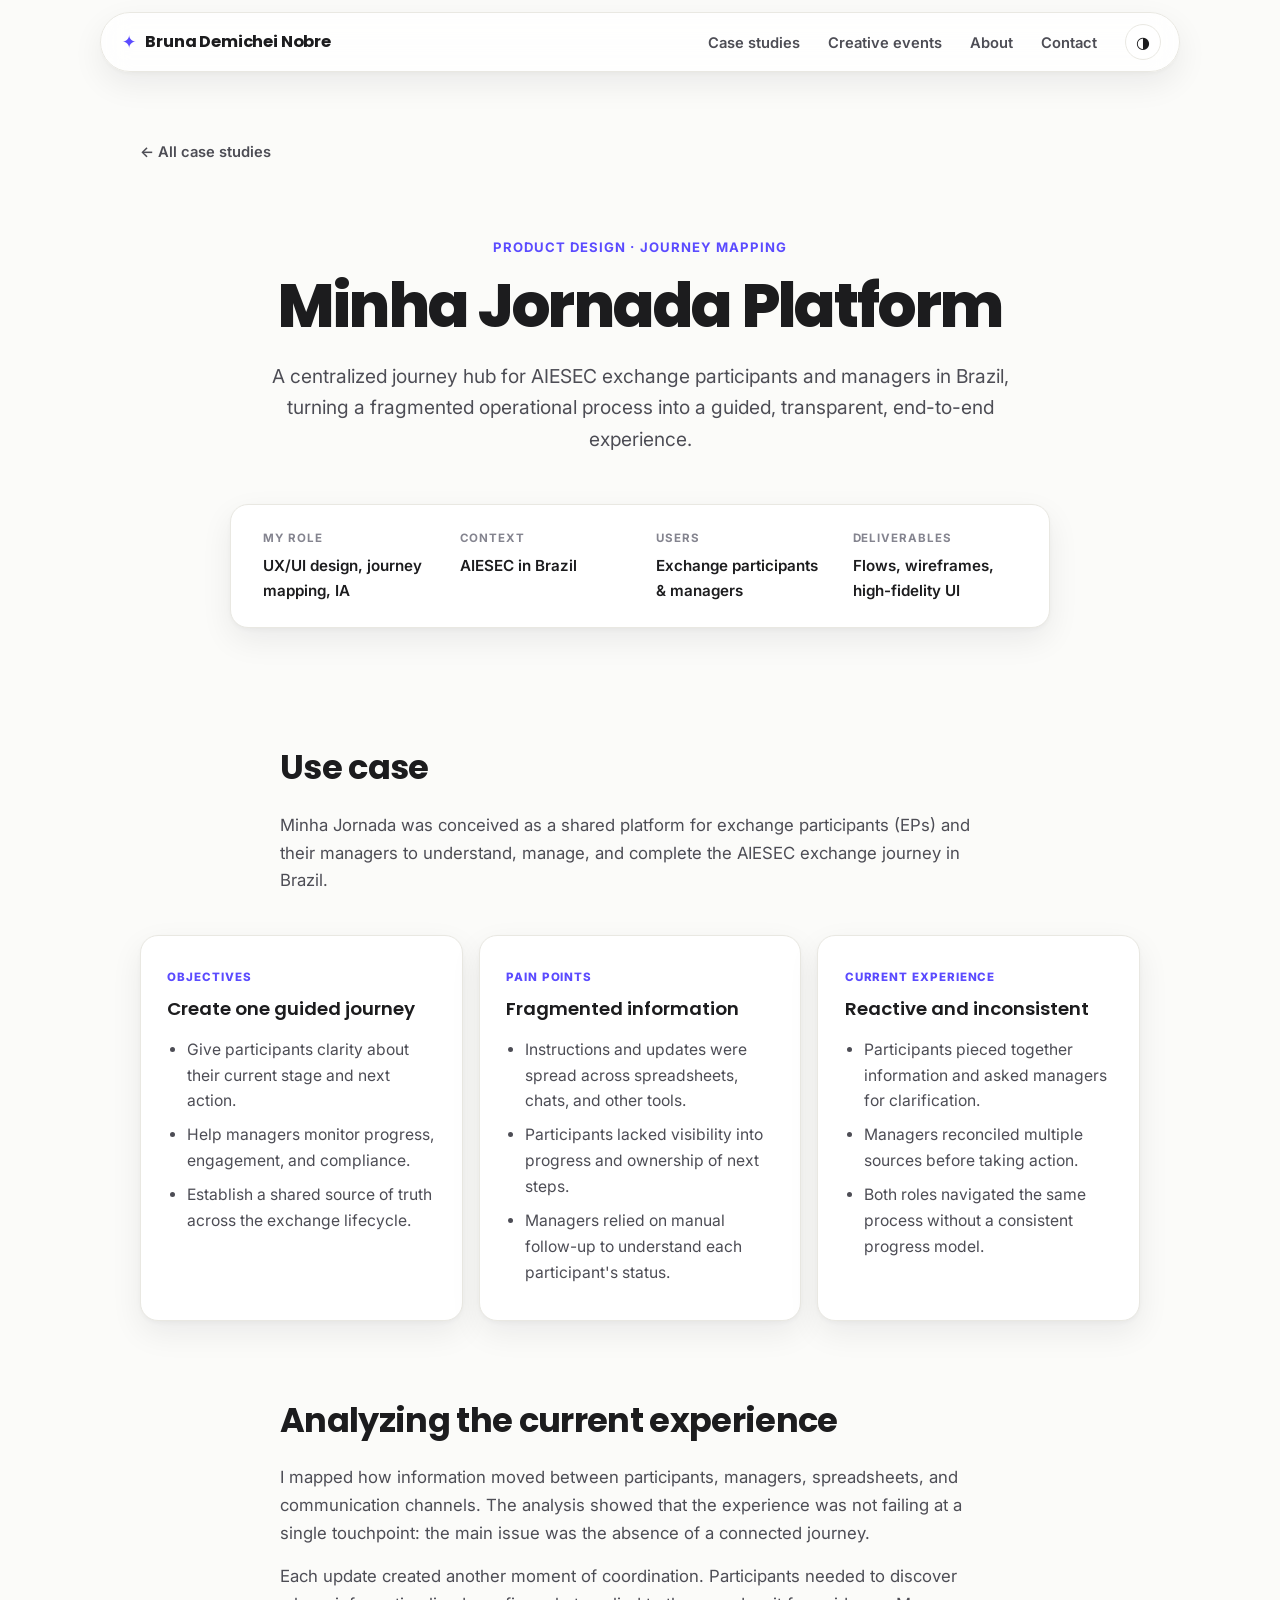
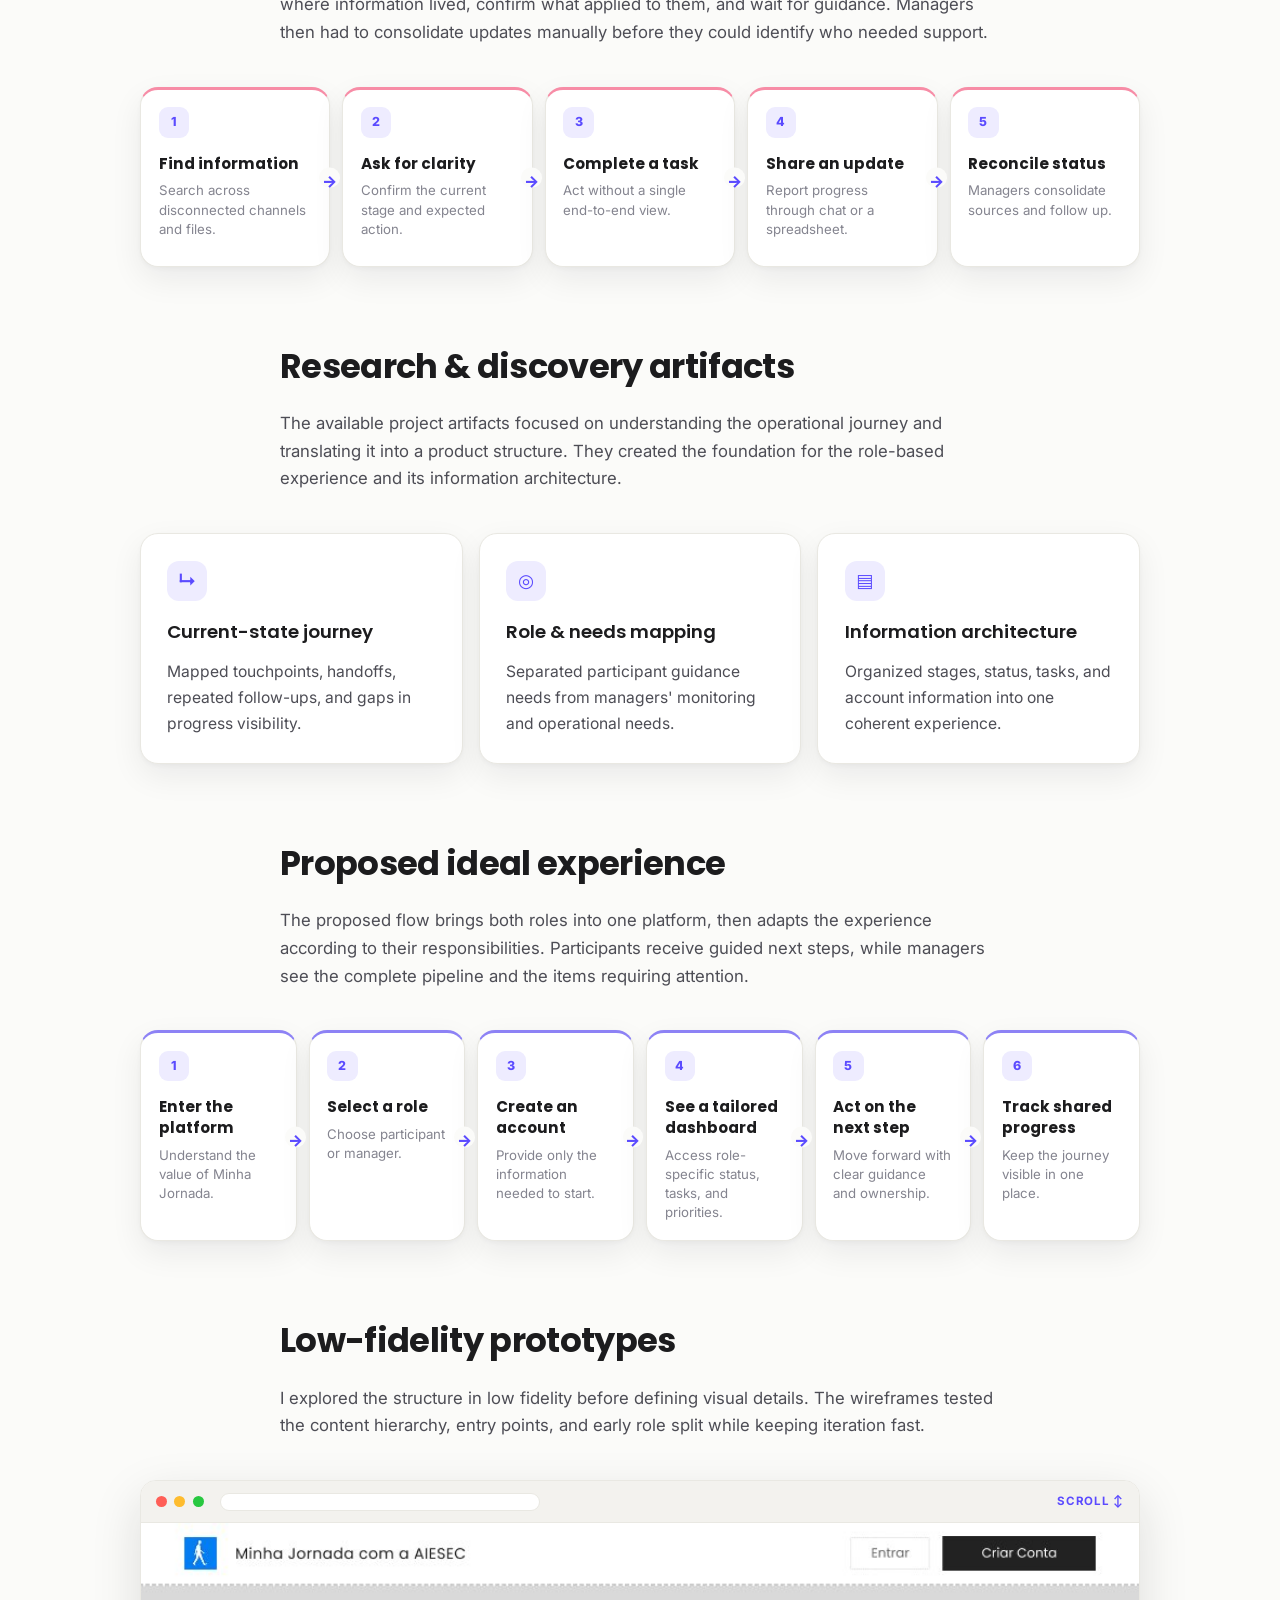
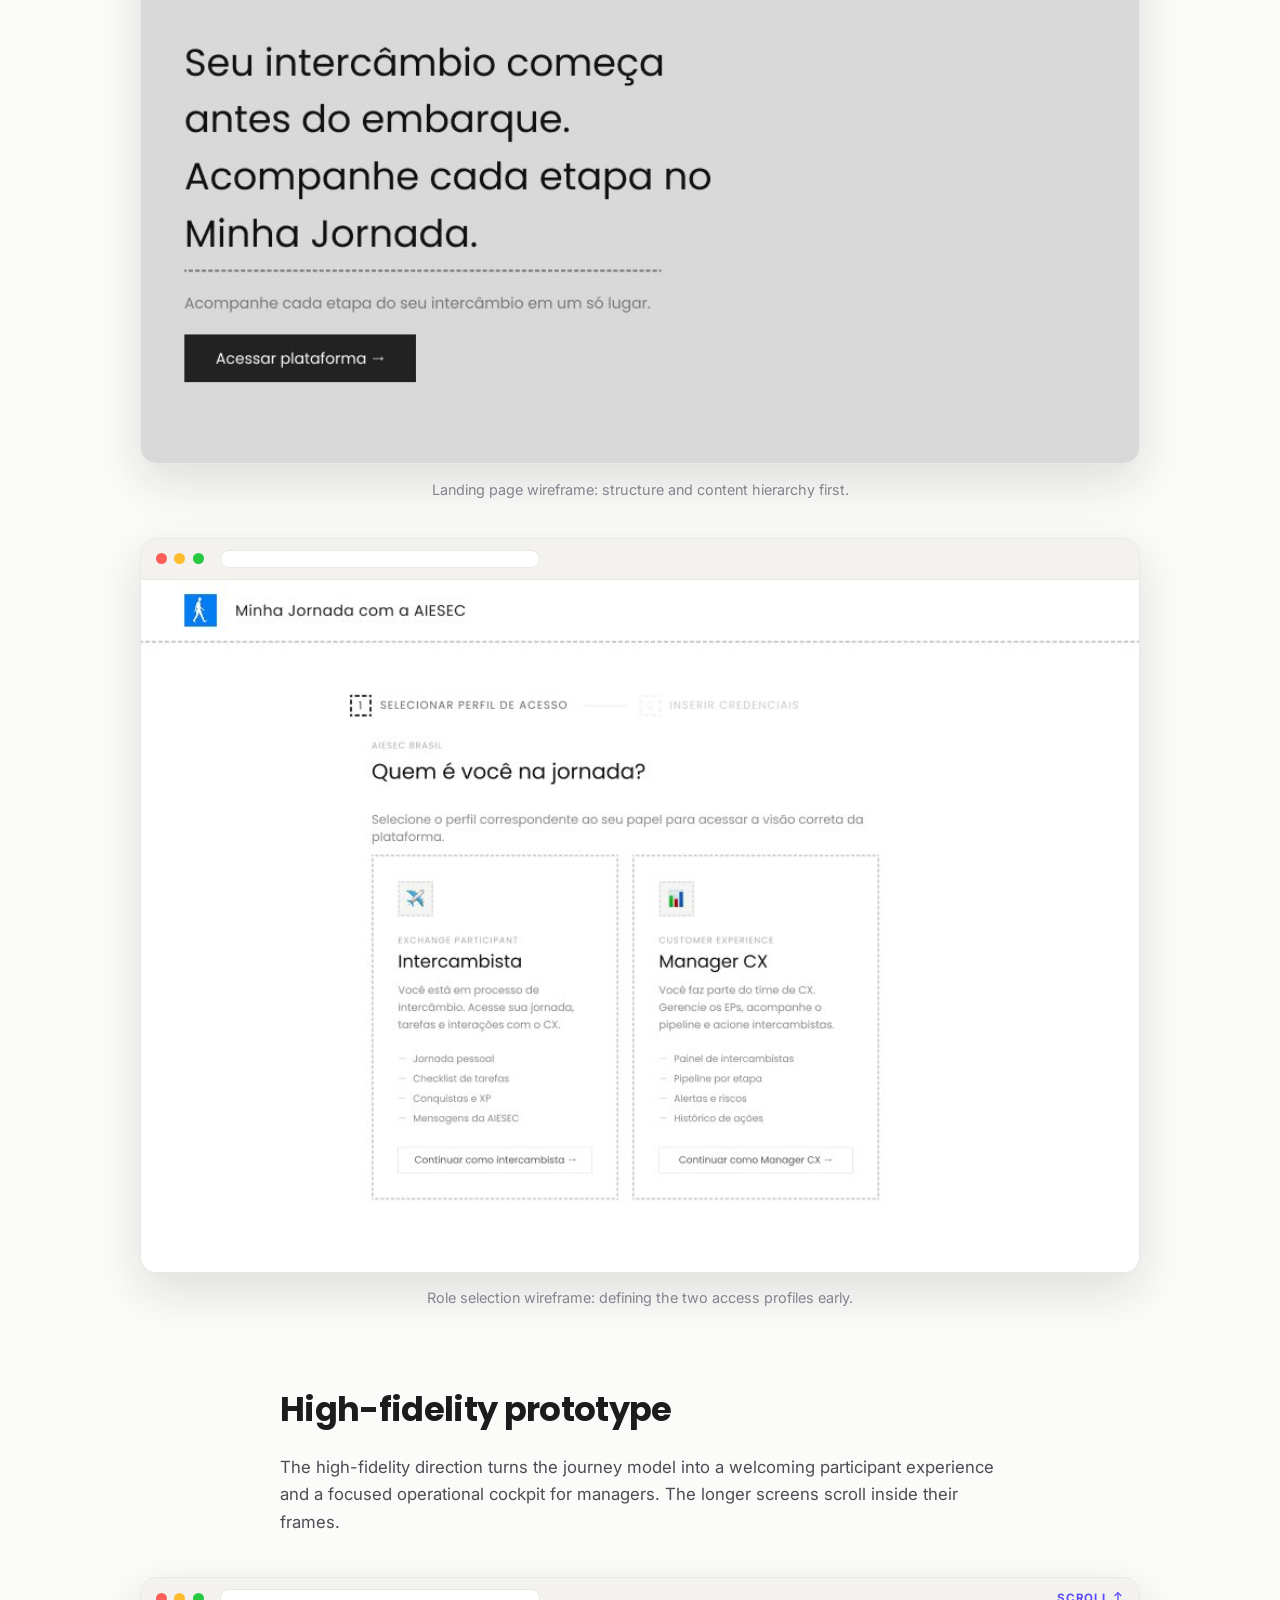
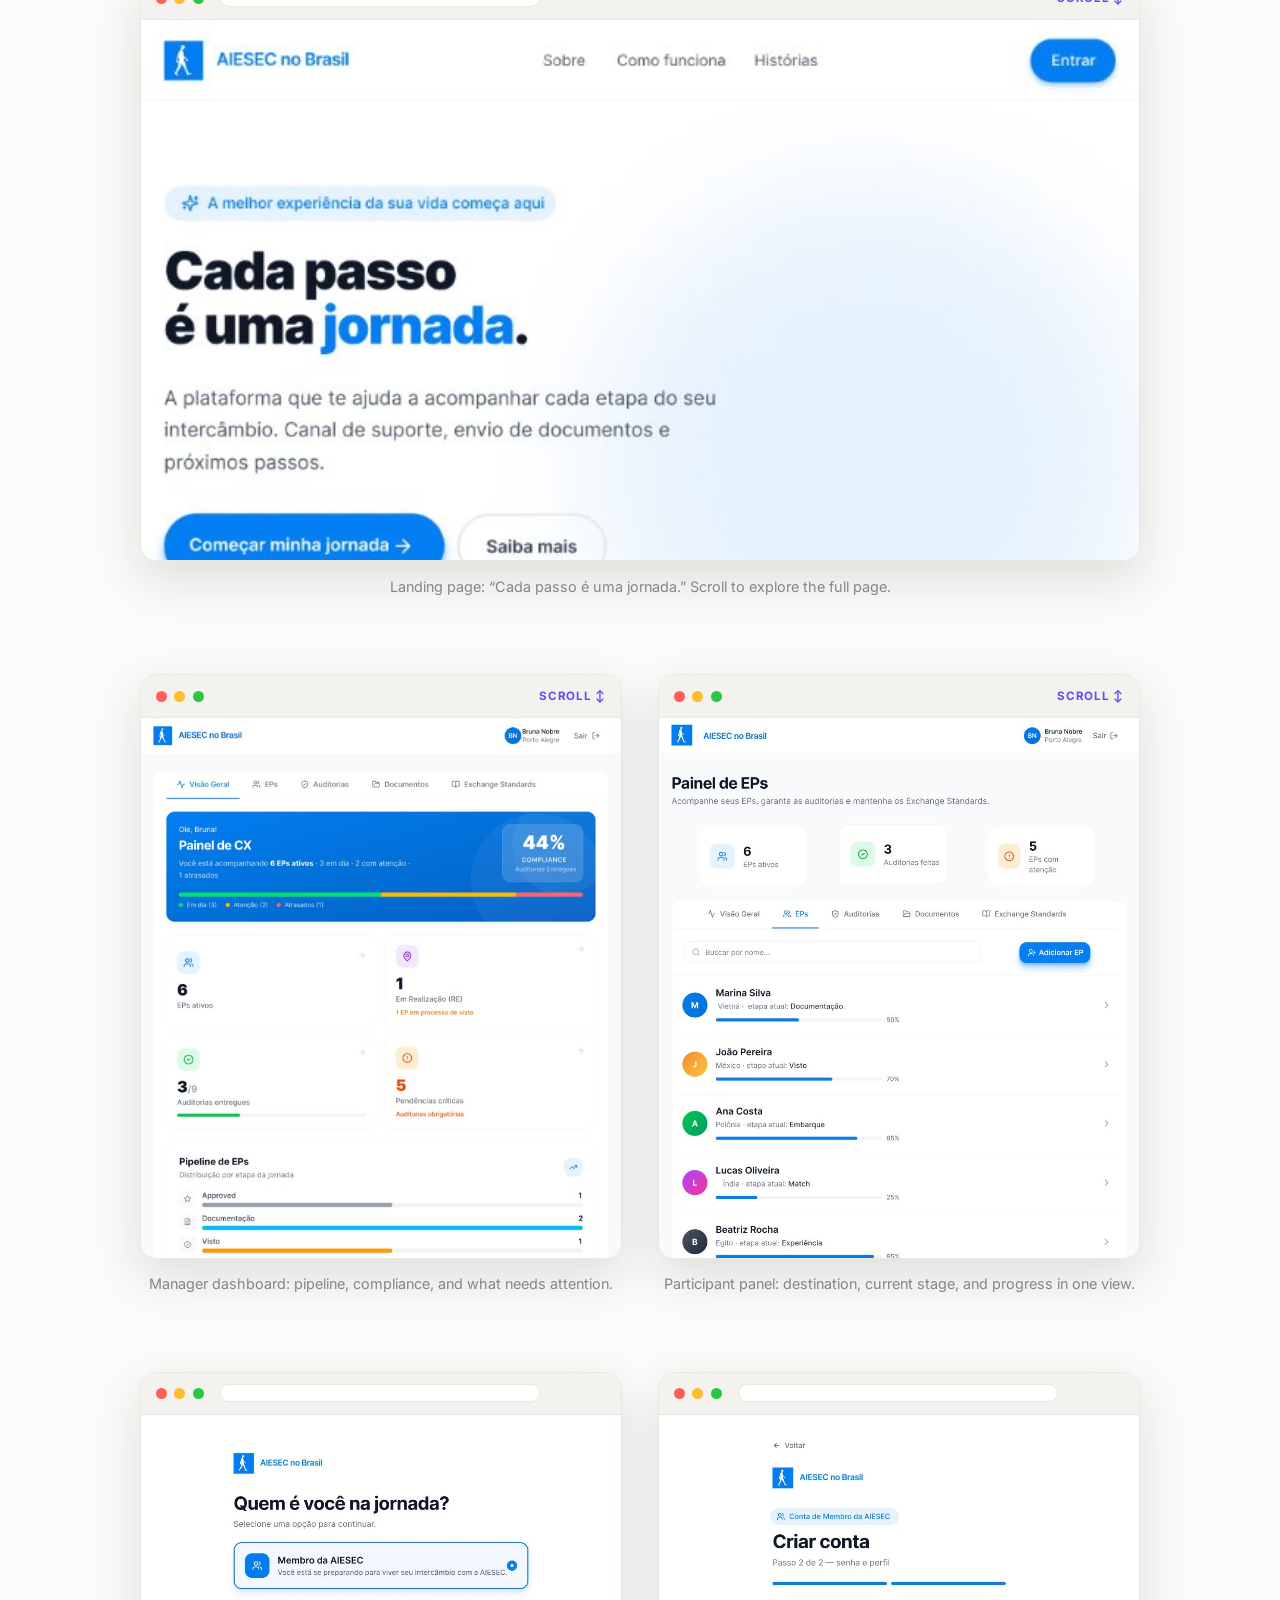
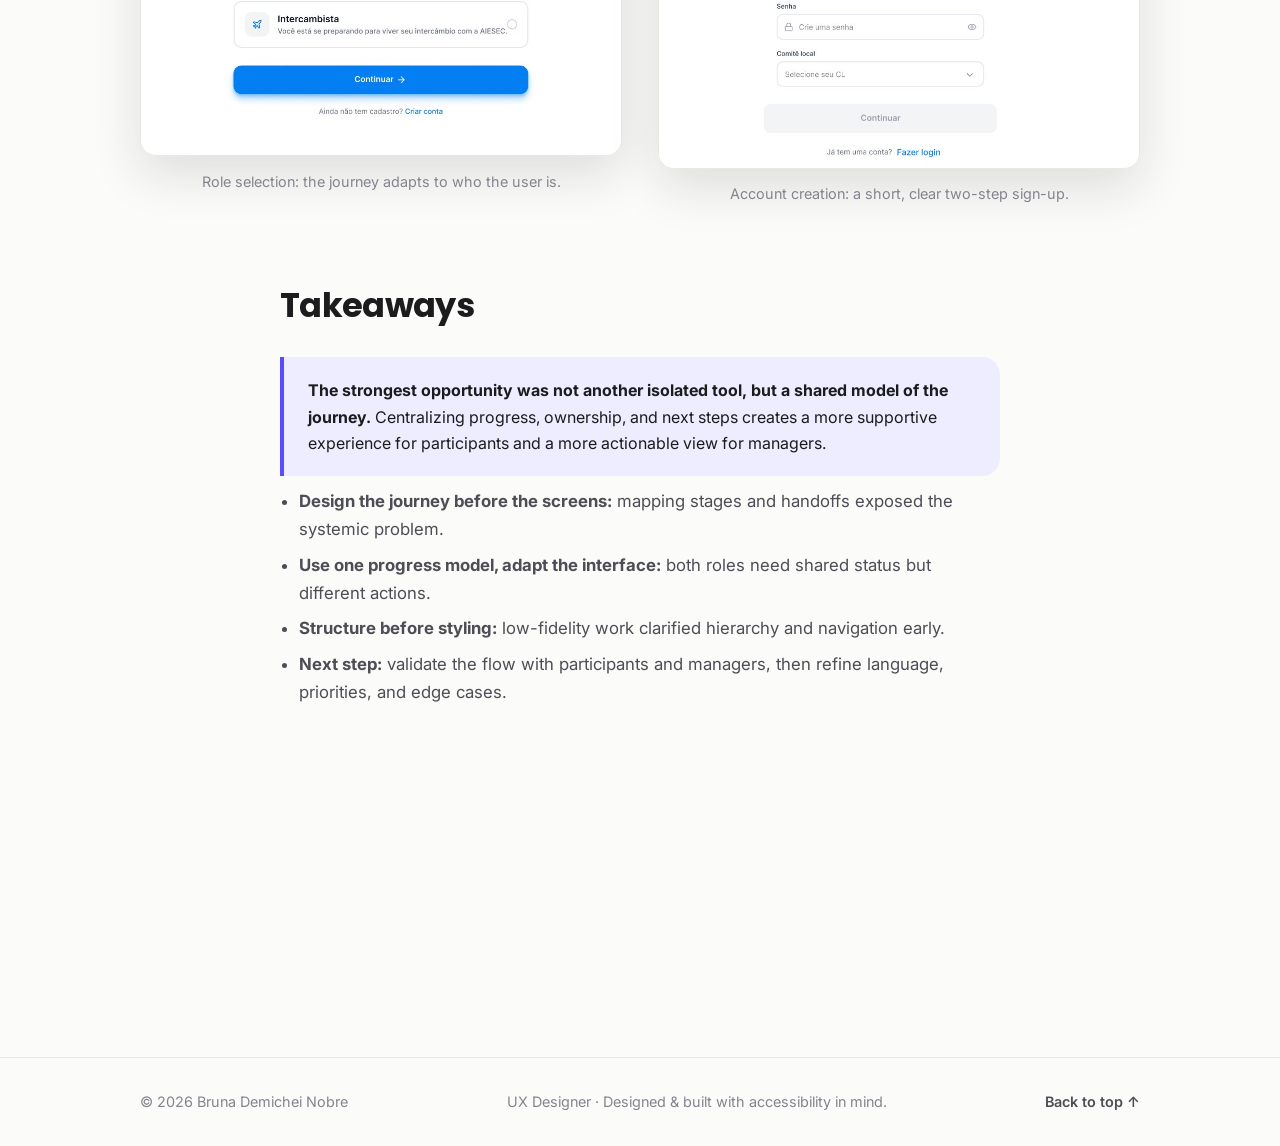
<file: case-minha-jornada.html>
<!DOCTYPE html>
<html lang="en">
<head>
  <meta charset="UTF-8" />
  <meta name="viewport" content="width=device-width, initial-scale=1.0" />
  <meta name="description" content="Case study: Minha Jornada, a centralized journey hub for AIESEC exchange participants and managers in Brazil." />
  <meta name="author" content="Bruna Demichei Nobre" />
  <title>Minha Jornada platform · Bruna Demichei Nobre</title>

  <link rel="preconnect" href="https://fonts.googleapis.com" />
  <link rel="preconnect" href="https://fonts.gstatic.com" crossorigin />
  <link href="https://fonts.googleapis.com/css2?family=Inter:wght@400;500;600;700&family=Poppins:wght@500;600;700;800&display=swap" rel="stylesheet" />
  <link rel="stylesheet" href="styles.css" />
  <link rel="icon" href="data:image/svg+xml,&lt;svg xmlns=%22http://www.w3.org/2000/svg%22 viewBox=%220 0 100 100%22&gt;&lt;text y=%22.9em%22 font-size=%2290%22&gt;✦&lt;/text&gt;&lt;/svg&gt;" />
</head>
<body>
  <a class="skip-link" href="#main">Skip to content</a>

  <header class="site-header" id="top">
    <nav class="nav" aria-label="Primary">
      <a href="index.html" class="nav__brand" aria-label="Home · Bruna Demichei Nobre">
        <span class="nav__mark" aria-hidden="true">✦</span>
        <span class="nav__name">Bruna Demichei&nbsp;Nobre</span>
      </a>

      <button class="nav__toggle" aria-expanded="false" aria-controls="nav-menu" aria-label="Open menu">
        <span class="nav__toggle-bar" aria-hidden="true"></span>
        <span class="nav__toggle-bar" aria-hidden="true"></span>
        <span class="nav__toggle-bar" aria-hidden="true"></span>
      </button>

      <ul class="nav__menu" id="nav-menu">
        <li><a href="index.html#work">Case studies</a></li>
        <li><a href="index.html#events">Creative events</a></li>
        <li><a href="index.html#about">About</a></li>
        <li><a href="index.html#contact">Contact</a></li>
        <li>
          <button class="theme-toggle" id="theme-toggle" aria-label="Switch to dark theme" title="Toggle theme">
            <span class="theme-toggle__icon" aria-hidden="true">◑</span>
          </button>
        </li>
      </ul>
    </nav>
  </header>

  <main id="main">
    <div class="case-wrap">
      <a class="case-back" href="index.html#work">← All case studies</a>

      <header class="case-hero reveal">
        <span class="case-hero__cat">Product design · Journey mapping</span>
        <h1 class="case-hero__title">Minha Jornada Platform</h1>
        <p class="case-hero__lede">
          A centralized journey hub for AIESEC exchange participants and managers in Brazil, turning a
          fragmented operational process into a guided, transparent, end-to-end experience.
        </p>
        <dl class="case-meta">
          <div><dt>My role</dt><dd>UX/UI design, journey mapping, IA</dd></div>
          <div><dt>Context</dt><dd>AIESEC in Brazil</dd></div>
          <div><dt>Users</dt><dd>Exchange participants &amp; managers</dd></div>
          <div><dt>Deliverables</dt><dd>Flows, wireframes, high-fidelity UI</dd></div>
        </dl>
      </header>

      <section class="case-block reveal">
        <div class="prose">
          <h2>Use case</h2>
          <p>
            Minha Jornada was conceived as a shared platform for exchange participants (EPs) and their managers
            to understand, manage, and complete the AIESEC exchange journey in Brazil.
          </p>
        </div>

        <div class="case-grid case-grid--three">
          <article class="case-card">
            <span class="case-card__eyebrow">Objectives</span>
            <h3>Create one guided journey</h3>
            <ul>
              <li>Give participants clarity about their current stage and next action.</li>
              <li>Help managers monitor progress, engagement, and compliance.</li>
              <li>Establish a shared source of truth across the exchange lifecycle.</li>
            </ul>
          </article>

          <article class="case-card">
            <span class="case-card__eyebrow">Pain points</span>
            <h3>Fragmented information</h3>
            <ul>
              <li>Instructions and updates were spread across spreadsheets, chats, and other tools.</li>
              <li>Participants lacked visibility into progress and ownership of next steps.</li>
              <li>Managers relied on manual follow-up to understand each participant's status.</li>
            </ul>
          </article>

          <article class="case-card">
            <span class="case-card__eyebrow">Current experience</span>
            <h3>Reactive and inconsistent</h3>
            <ul>
              <li>Participants pieced together information and asked managers for clarification.</li>
              <li>Managers reconciled multiple sources before taking action.</li>
              <li>Both roles navigated the same process without a consistent progress model.</li>
            </ul>
          </article>
        </div>
      </section>

      <section class="case-block reveal">
        <div class="prose">
          <h2>Analyzing the current experience</h2>
          <p>
            I mapped how information moved between participants, managers, spreadsheets, and communication
            channels. The analysis showed that the experience was not failing at a single touchpoint: the main
            issue was the absence of a connected journey.
          </p>
          <p>
            Each update created another moment of coordination. Participants needed to discover where
            information lived, confirm what applied to them, and wait for guidance. Managers then had to
            consolidate updates manually before they could identify who needed support.
          </p>
        </div>

        <ol class="journey-flow journey-flow--current">
          <li>
            <span class="journey-flow__number">1</span>
            <strong>Find information</strong>
            <span>Search across disconnected channels and files.</span>
          </li>
          <li>
            <span class="journey-flow__number">2</span>
            <strong>Ask for clarity</strong>
            <span>Confirm the current stage and expected action.</span>
          </li>
          <li>
            <span class="journey-flow__number">3</span>
            <strong>Complete a task</strong>
            <span>Act without a single end-to-end view.</span>
          </li>
          <li>
            <span class="journey-flow__number">4</span>
            <strong>Share an update</strong>
            <span>Report progress through chat or a spreadsheet.</span>
          </li>
          <li>
            <span class="journey-flow__number">5</span>
            <strong>Reconcile status</strong>
            <span>Managers consolidate sources and follow up.</span>
          </li>
        </ol>
      </section>

      <section class="case-block reveal">
        <div class="prose">
          <h2>Research &amp; discovery artifacts</h2>
          <p>
            The available project artifacts focused on understanding the operational journey and translating it
            into a product structure. They created the foundation for the role-based experience and its
            information architecture.
          </p>
        </div>

        <div class="case-grid case-grid--three">
          <article class="case-card case-card--artifact">
            <span class="case-card__icon" aria-hidden="true">↳</span>
            <h3>Current-state journey</h3>
            <p>Mapped touchpoints, handoffs, repeated follow-ups, and gaps in progress visibility.</p>
          </article>
          <article class="case-card case-card--artifact">
            <span class="case-card__icon" aria-hidden="true">◎</span>
            <h3>Role &amp; needs mapping</h3>
            <p>Separated participant guidance needs from managers' monitoring and operational needs.</p>
          </article>
          <article class="case-card case-card--artifact">
            <span class="case-card__icon" aria-hidden="true">▤</span>
            <h3>Information architecture</h3>
            <p>Organized stages, status, tasks, and account information into one coherent experience.</p>
          </article>
        </div>
      </section>

      <section class="case-block reveal">
        <div class="prose">
          <h2>Proposed ideal experience</h2>
          <p>
            The proposed flow brings both roles into one platform, then adapts the experience according to their
            responsibilities. Participants receive guided next steps, while managers see the complete pipeline
            and the items requiring attention.
          </p>
        </div>

        <ol class="journey-flow journey-flow--ideal">
          <li>
            <span class="journey-flow__number">1</span>
            <strong>Enter the platform</strong>
            <span>Understand the value of Minha Jornada.</span>
          </li>
          <li>
            <span class="journey-flow__number">2</span>
            <strong>Select a role</strong>
            <span>Choose participant or manager.</span>
          </li>
          <li>
            <span class="journey-flow__number">3</span>
            <strong>Create an account</strong>
            <span>Provide only the information needed to start.</span>
          </li>
          <li>
            <span class="journey-flow__number">4</span>
            <strong>See a tailored dashboard</strong>
            <span>Access role-specific status, tasks, and priorities.</span>
          </li>
          <li>
            <span class="journey-flow__number">5</span>
            <strong>Act on the next step</strong>
            <span>Move forward with clear guidance and ownership.</span>
          </li>
          <li>
            <span class="journey-flow__number">6</span>
            <strong>Track shared progress</strong>
            <span>Keep the journey visible in one place.</span>
          </li>
        </ol>
      </section>

      <section class="case-block reveal">
        <div class="prose">
          <h2>Low-fidelity prototypes</h2>
          <p>
            I explored the structure in low fidelity before defining visual details. The wireframes tested the
            content hierarchy, entry points, and early role split while keeping iteration fast.
          </p>
        </div>

        <div class="shots">
          <figure class="shot reveal">
            <div class="browser browser--scroll">
              <div class="browser__bar"><span class="browser__dot"></span><span class="browser__dot"></span><span class="browser__dot"></span><span class="browser__chip"></span><span class="scroll-hint">Scroll ↕</span></div>
              <div class="browser__viewport"><img src="assets/cases/mj-landing-lofi.jpg" alt="Low-fidelity wireframe of the landing page showing layout structure and content blocks" loading="lazy" /></div>
            </div>
            <figcaption>Landing page wireframe: structure and content hierarchy first.</figcaption>
          </figure>

          <figure class="shot reveal">
            <div class="browser">
              <div class="browser__bar"><span class="browser__dot"></span><span class="browser__dot"></span><span class="browser__dot"></span><span class="browser__chip"></span></div>
              <div class="browser__viewport"><img src="assets/cases/mj-perfil-lofi.jpg" alt="Low-fidelity wireframe of the role selection screen with Intercambista and Manager CX options" loading="lazy" /></div>
            </div>
            <figcaption>Role selection wireframe: defining the two access profiles early.</figcaption>
          </figure>
        </div>
      </section>

      <section class="case-block reveal">
        <div class="prose">
          <h2>High-fidelity prototype</h2>
          <p>
            The high-fidelity direction turns the journey model into a welcoming participant experience and a
            focused operational cockpit for managers. The longer screens scroll inside their frames.
          </p>
        </div>

        <div class="shots">
          <figure class="shot reveal">
            <div class="browser browser--scroll">
              <div class="browser__bar"><span class="browser__dot"></span><span class="browser__dot"></span><span class="browser__dot"></span><span class="browser__chip"></span><span class="scroll-hint">Scroll ↕</span></div>
              <div class="browser__viewport"><img src="assets/cases/mj-landing-hifi.jpg" alt="High-fidelity landing page with the headline 'Cada passo é uma jornada', feature cards, testimonials, and a call to action" loading="lazy" /></div>
            </div>
            <figcaption>Landing page: “Cada passo é uma jornada.” Scroll to explore the full page.</figcaption>
          </figure>

          <div class="shots shots--two">
            <figure class="shot reveal">
              <div class="browser browser--scroll">
                <div class="browser__bar"><span class="browser__dot"></span><span class="browser__dot"></span><span class="browser__dot"></span><span class="scroll-hint">Scroll ↕</span></div>
                <div class="browser__viewport"><img src="assets/cases/mj-cx-dashboard.jpg" alt="Manager CX dashboard with compliance progress, EP pipeline by journey stage, and items needing attention" loading="lazy" /></div>
              </div>
              <figcaption>Manager dashboard: pipeline, compliance, and what needs attention.</figcaption>
            </figure>

            <figure class="shot reveal">
              <div class="browser browser--scroll">
                <div class="browser__bar"><span class="browser__dot"></span><span class="browser__dot"></span><span class="browser__dot"></span><span class="scroll-hint">Scroll ↕</span></div>
                <div class="browser__viewport"><img src="assets/cases/mj-eps.jpg" alt="EP panel listing exchange participants with their destination, current journey stage, and progress" loading="lazy" /></div>
              </div>
              <figcaption>Participant panel: destination, current stage, and progress in one view.</figcaption>
            </figure>
          </div>

          <div class="shots shots--two">
            <figure class="shot reveal">
              <div class="browser">
                <div class="browser__bar"><span class="browser__dot"></span><span class="browser__dot"></span><span class="browser__dot"></span><span class="browser__chip"></span></div>
                <div class="browser__viewport"><img src="assets/cases/mj-perfil.jpg" alt="Role selection screen asking 'Quem é você na jornada?' with Member and Exchange participant options" loading="lazy" /></div>
              </div>
              <figcaption>Role selection: the journey adapts to who the user is.</figcaption>
            </figure>

            <figure class="shot reveal">
              <div class="browser">
                <div class="browser__bar"><span class="browser__dot"></span><span class="browser__dot"></span><span class="browser__dot"></span><span class="browser__chip"></span></div>
                <div class="browser__viewport"><img src="assets/cases/mj-criar-conta.jpg" alt="Two-step account creation screen with password and local committee fields" loading="lazy" /></div>
              </div>
              <figcaption>Account creation: a short, clear two-step sign-up.</figcaption>
            </figure>
          </div>
        </div>
      </section>

      <section class="case-block reveal">
        <div class="prose">
          <h2>Takeaways</h2>
          <div class="callout">
            <p>
              <strong>The strongest opportunity was not another isolated tool, but a shared model of the
              journey.</strong> Centralizing progress, ownership, and next steps creates a more supportive
              experience for participants and a more actionable view for managers.
            </p>
          </div>
          <ul>
            <li><strong>Design the journey before the screens:</strong> mapping stages and handoffs exposed the systemic problem.</li>
            <li><strong>Use one progress model, adapt the interface:</strong> both roles need shared status but different actions.</li>
            <li><strong>Structure before styling:</strong> low-fidelity work clarified hierarchy and navigation early.</li>
            <li><strong>Next step:</strong> validate the flow with participants and managers, then refine language, priorities, and edge cases.</li>
          </ul>
        </div>
      </section>

      <section class="case-cta reveal">
        <h2 class="case-cta__title">Like what you see?</h2>
        <div class="contact__actions">
          <a class="btn btn--primary" href="index.html#contact">Get in touch</a>
          <a class="btn btn--ghost" href="index.html#work">All case studies</a>
        </div>
      </section>
    </div>
  </main>

  <footer class="site-footer">
    <div class="site-footer__inner">
      <p>© <span id="year"></span> Bruna Demichei Nobre</p>
      <p class="site-footer__meta">UX Designer · Designed &amp; built with accessibility in mind.</p>
      <a href="#top" class="site-footer__top">Back to top ↑</a>
    </div>
  </footer>

  <script src="script.js"></script>
</body>
</html>
</file>
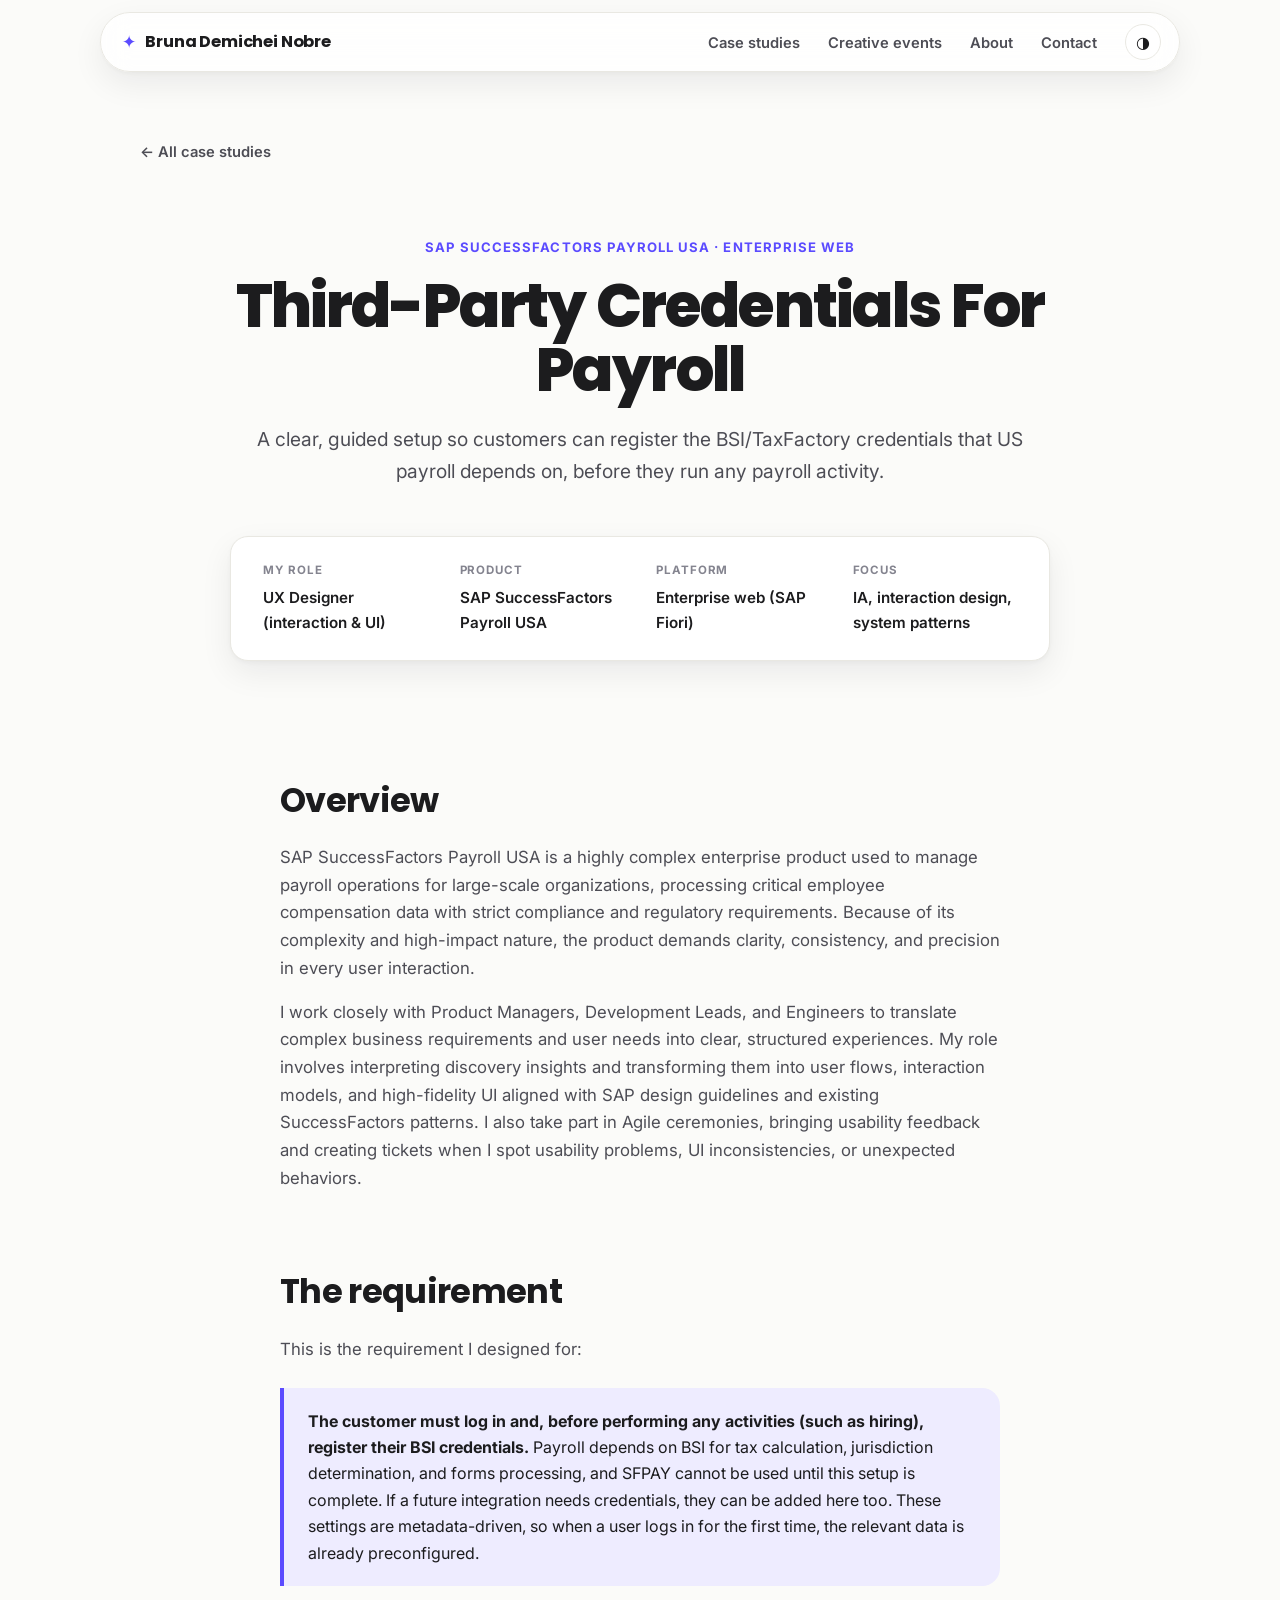
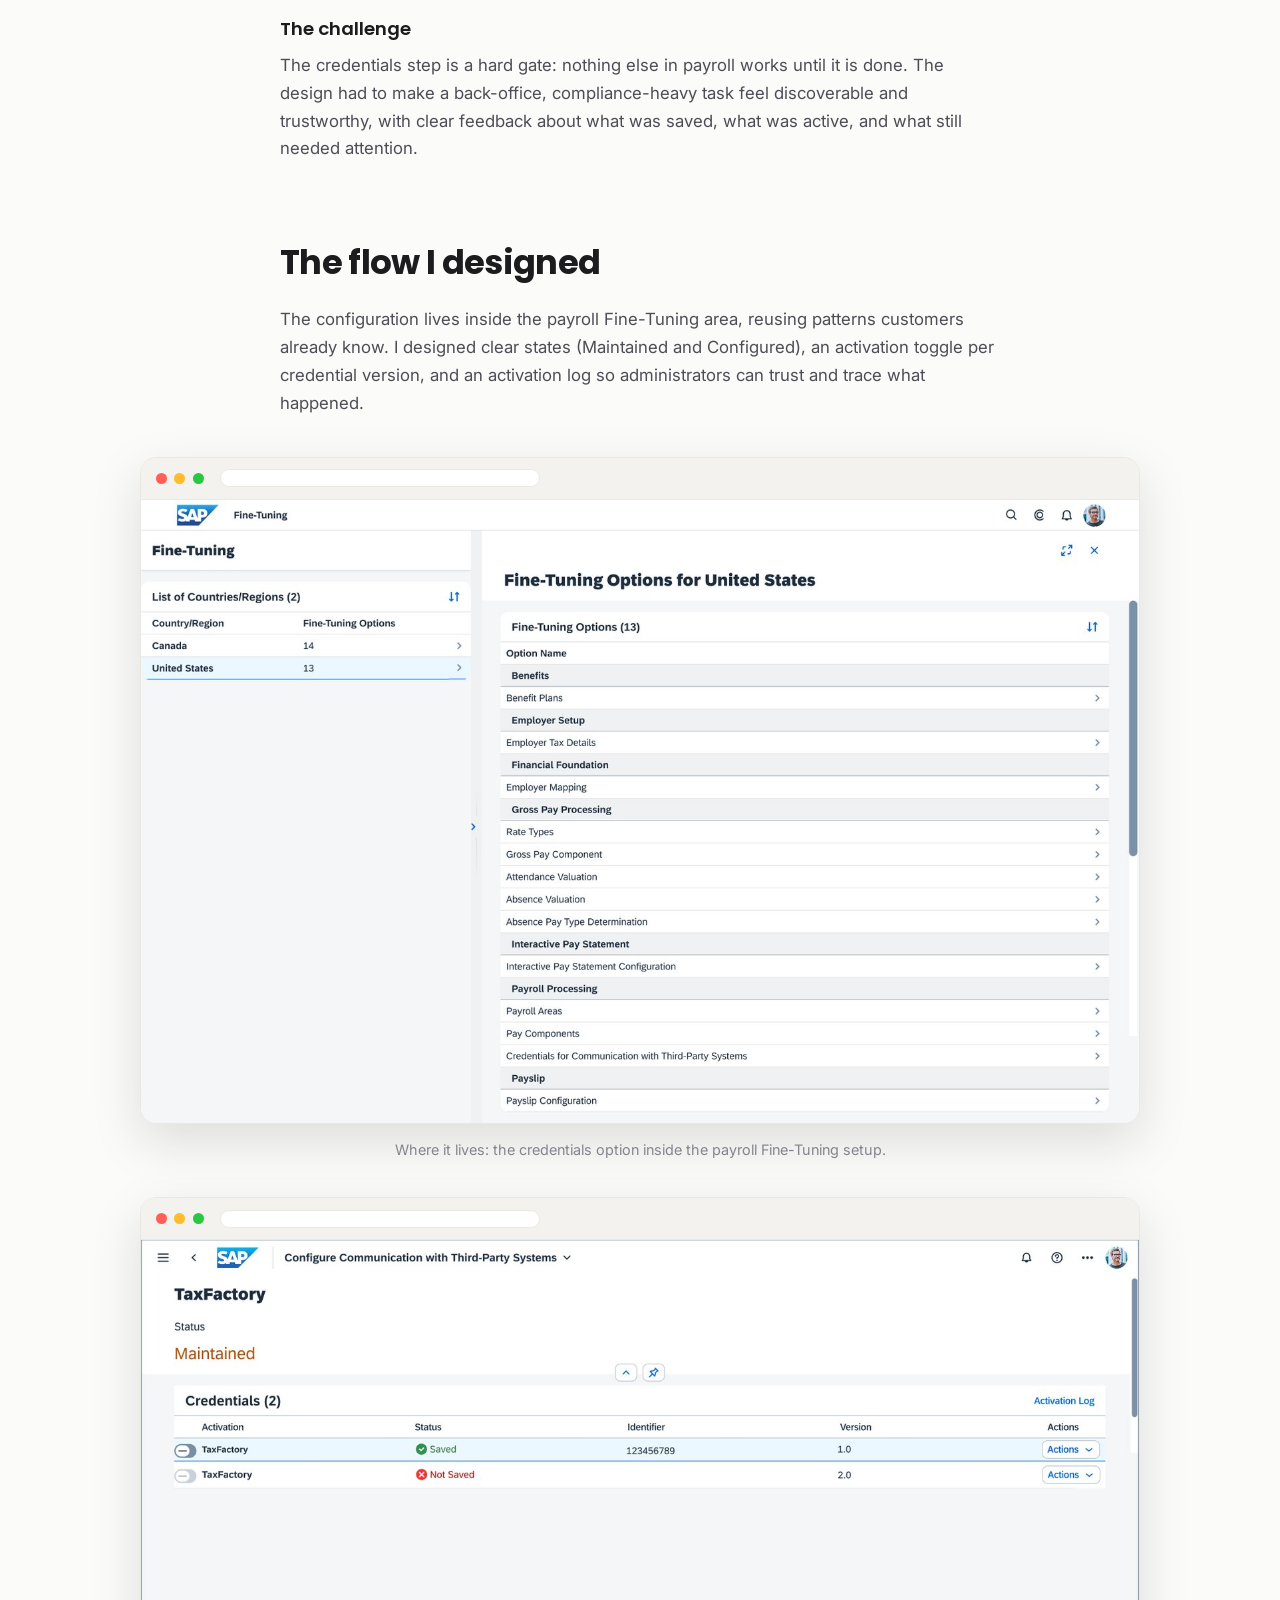
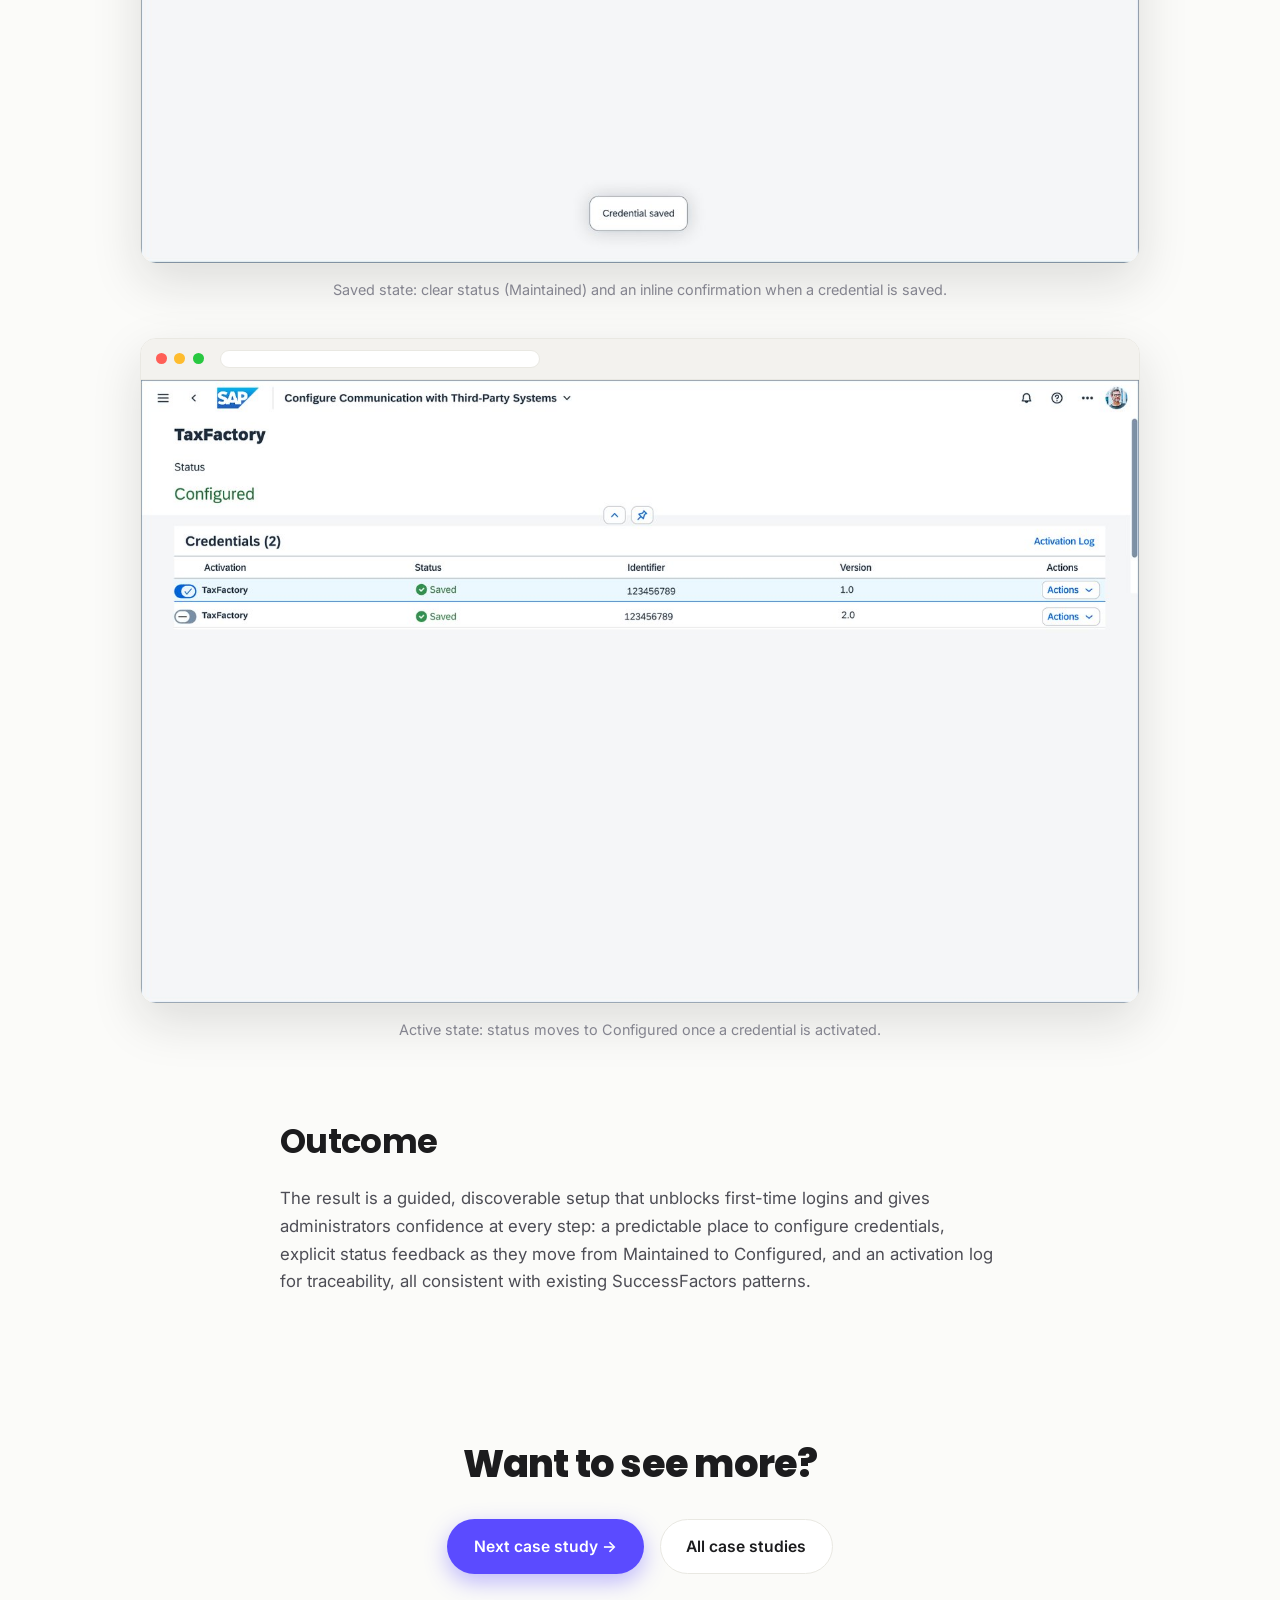
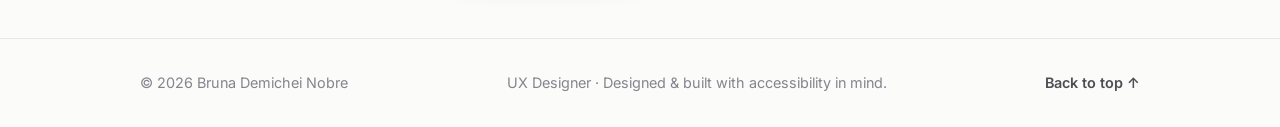
<file: case-payroll-credentials.html>
<!DOCTYPE html>
<html lang="en">
<head>
  <meta charset="UTF-8" />
  <meta name="viewport" content="width=device-width, initial-scale=1.0" />
  <meta name="description" content="Case study: designing a clear setup flow for third-party (BSI/TaxFactory) credentials in SAP SuccessFactors Payroll USA." />
  <meta name="author" content="Bruna Demichei Nobre" />
  <title>Third-party credentials for payroll · Bruna Demichei Nobre</title>

  <link rel="preconnect" href="https://fonts.googleapis.com" />
  <link rel="preconnect" href="https://fonts.gstatic.com" crossorigin />
  <link href="https://fonts.googleapis.com/css2?family=Inter:wght@400;500;600;700&family=Poppins:wght@500;600;700;800&display=swap" rel="stylesheet" />
  <link rel="stylesheet" href="styles.css" />
  <link rel="icon" href="data:image/svg+xml,&lt;svg xmlns=%22http://www.w3.org/2000/svg%22 viewBox=%220 0 100 100%22&gt;&lt;text y=%22.9em%22 font-size=%2290%22&gt;✦&lt;/text&gt;&lt;/svg&gt;" />
</head>
<body>
  <a class="skip-link" href="#main">Skip to content</a>

  <!-- ===== Header / Nav ===== -->
  <header class="site-header" id="top">
    <nav class="nav" aria-label="Primary">
      <a href="index.html" class="nav__brand" aria-label="Home · Bruna Demichei Nobre">
        <span class="nav__mark" aria-hidden="true">✦</span>
        <span class="nav__name">Bruna Demichei&nbsp;Nobre</span>
      </a>

      <button class="nav__toggle" aria-expanded="false" aria-controls="nav-menu" aria-label="Open menu">
        <span class="nav__toggle-bar" aria-hidden="true"></span>
        <span class="nav__toggle-bar" aria-hidden="true"></span>
        <span class="nav__toggle-bar" aria-hidden="true"></span>
      </button>

      <ul class="nav__menu" id="nav-menu">
        <li><a href="index.html#work">Case studies</a></li>
        <li><a href="index.html#events">Creative events</a></li>
        <li><a href="index.html#about">About</a></li>
        <li><a href="index.html#contact">Contact</a></li>
        <li>
          <button class="theme-toggle" id="theme-toggle" aria-label="Switch to dark theme" title="Toggle theme">
            <span class="theme-toggle__icon" aria-hidden="true">◑</span>
          </button>
        </li>
      </ul>
    </nav>
  </header>

  <main id="main">
    <div class="case-wrap">
      <a class="case-back" href="index.html#work">← All case studies</a>

      <!-- Hero -->
      <header class="case-hero reveal">
        <span class="case-hero__cat">SAP SuccessFactors Payroll USA · Enterprise web</span>
        <h1 class="case-hero__title">Third-Party Credentials For Payroll</h1>
        <p class="case-hero__lede">
          A clear, guided setup so customers can register the BSI/TaxFactory credentials that US payroll
          depends on, before they run any payroll activity.
        </p>
        <dl class="case-meta">
          <div><dt>My role</dt><dd>UX Designer (interaction &amp; UI)</dd></div>
          <div><dt>Product</dt><dd>SAP SuccessFactors Payroll USA</dd></div>
          <div><dt>Platform</dt><dd>Enterprise web (SAP Fiori)</dd></div>
          <div><dt>Focus</dt><dd>IA, interaction design, system patterns</dd></div>
        </dl>
      </header>

      <!-- Overview -->
      <section class="case-block reveal">
        <div class="prose">
          <h2>Overview</h2>
          <p>
            SAP SuccessFactors Payroll USA is a highly complex enterprise product used to manage payroll
            operations for large-scale organizations, processing critical employee compensation data with
            strict compliance and regulatory requirements. Because of its complexity and high-impact nature,
            the product demands clarity, consistency, and precision in every user interaction.
          </p>
          <p>
            I work closely with Product Managers, Development Leads, and Engineers to translate complex
            business requirements and user needs into clear, structured experiences. My role involves
            interpreting discovery insights and transforming them into user flows, interaction models, and
            high-fidelity UI aligned with SAP design guidelines and existing SuccessFactors patterns. I also
            take part in Agile ceremonies, bringing usability feedback and creating tickets when I spot
            usability problems, UI inconsistencies, or unexpected behaviors.
          </p>
        </div>
      </section>

      <!-- Challenge -->
      <section class="case-block reveal">
        <div class="prose">
          <h2>The requirement</h2>
          <p>This is the requirement I designed for:</p>
          <div class="callout">
            <p>
              <strong>The customer must log in and, before performing any activities (such as hiring),
              register their BSI credentials.</strong> Payroll depends on BSI for tax calculation, jurisdiction
              determination, and forms processing, and SFPAY cannot be used until this setup is complete. If a
              future integration needs credentials, they can be added here too. These settings are
              metadata-driven, so when a user logs in for the first time, the relevant data is already
              preconfigured.
            </p>
          </div>
          <h3>The challenge</h3>
          <p>
            The credentials step is a hard gate: nothing else in payroll works until it is done. The design had
            to make a back-office, compliance-heavy task feel discoverable and trustworthy, with clear feedback
            about what was saved, what was active, and what still needed attention.
          </p>
        </div>
      </section>

      <!-- Approach + screens -->
      <section class="case-block reveal">
        <div class="prose">
          <h2>The flow I designed</h2>
          <p>
            The configuration lives inside the payroll Fine-Tuning area, reusing patterns customers already
            know. I designed clear states (Maintained and Configured), an activation toggle per credential
            version, and an activation log so administrators can trust and trace what happened.
          </p>
        </div>

        <div class="shots">
          <figure class="shot reveal">
            <div class="browser">
              <div class="browser__bar"><span class="browser__dot"></span><span class="browser__dot"></span><span class="browser__dot"></span><span class="browser__chip"></span></div>
              <div class="browser__viewport"><img src="assets/cases/cred-finetuning.jpg" alt="SAP Fiori Fine-Tuning Options list for the United States, with 'Credentials for Communication with Third-Party Systems' under Payroll Processing" loading="lazy" /></div>
            </div>
            <figcaption>Where it lives: the credentials option inside the payroll Fine-Tuning setup.</figcaption>
          </figure>

          <figure class="shot reveal">
            <div class="browser">
              <div class="browser__bar"><span class="browser__dot"></span><span class="browser__dot"></span><span class="browser__dot"></span><span class="browser__chip"></span></div>
              <div class="browser__viewport"><img src="assets/cases/cred-maintained.jpg" alt="Credentials screen with status Maintained, two TaxFactory credential versions, and a 'Credential saved' confirmation" loading="lazy" /></div>
            </div>
            <figcaption>Saved state: clear status (Maintained) and an inline confirmation when a credential is saved.</figcaption>
          </figure>

          <figure class="shot reveal">
            <div class="browser">
              <div class="browser__bar"><span class="browser__dot"></span><span class="browser__dot"></span><span class="browser__dot"></span><span class="browser__chip"></span></div>
              <div class="browser__viewport"><img src="assets/cases/cred-configured.jpg" alt="Credentials screen with status Configured and an activated TaxFactory credential" loading="lazy" /></div>
            </div>
            <figcaption>Active state: status moves to Configured once a credential is activated.</figcaption>
          </figure>
        </div>
      </section>

      <!-- Outcome -->
      <section class="case-block reveal">
        <div class="prose">
          <h2>Outcome</h2>
          <p>
            The result is a guided, discoverable setup that unblocks first-time logins and gives administrators
            confidence at every step: a predictable place to configure credentials, explicit status feedback as
            they move from Maintained to Configured, and an activation log for traceability, all consistent with
            existing SuccessFactors patterns.
          </p>
        </div>
      </section>

      <!-- CTA -->
      <section class="case-cta reveal">
        <h2 class="case-cta__title">Want to see more?</h2>
        <div class="contact__actions">
          <a class="btn btn--primary" href="case-work-tax-location.html">Next case study →</a>
          <a class="btn btn--ghost" href="index.html#work">All case studies</a>
        </div>
      </section>
    </div>
  </main>

  <footer class="site-footer">
    <div class="site-footer__inner">
      <p>© <span id="year"></span> Bruna Demichei Nobre</p>
      <p class="site-footer__meta">UX Designer · Designed &amp; built with accessibility in mind.</p>
      <a href="#top" class="site-footer__top">Back to top ↑</a>
    </div>
  </footer>

  <script src="script.js"></script>
</body>
</html>
</file>
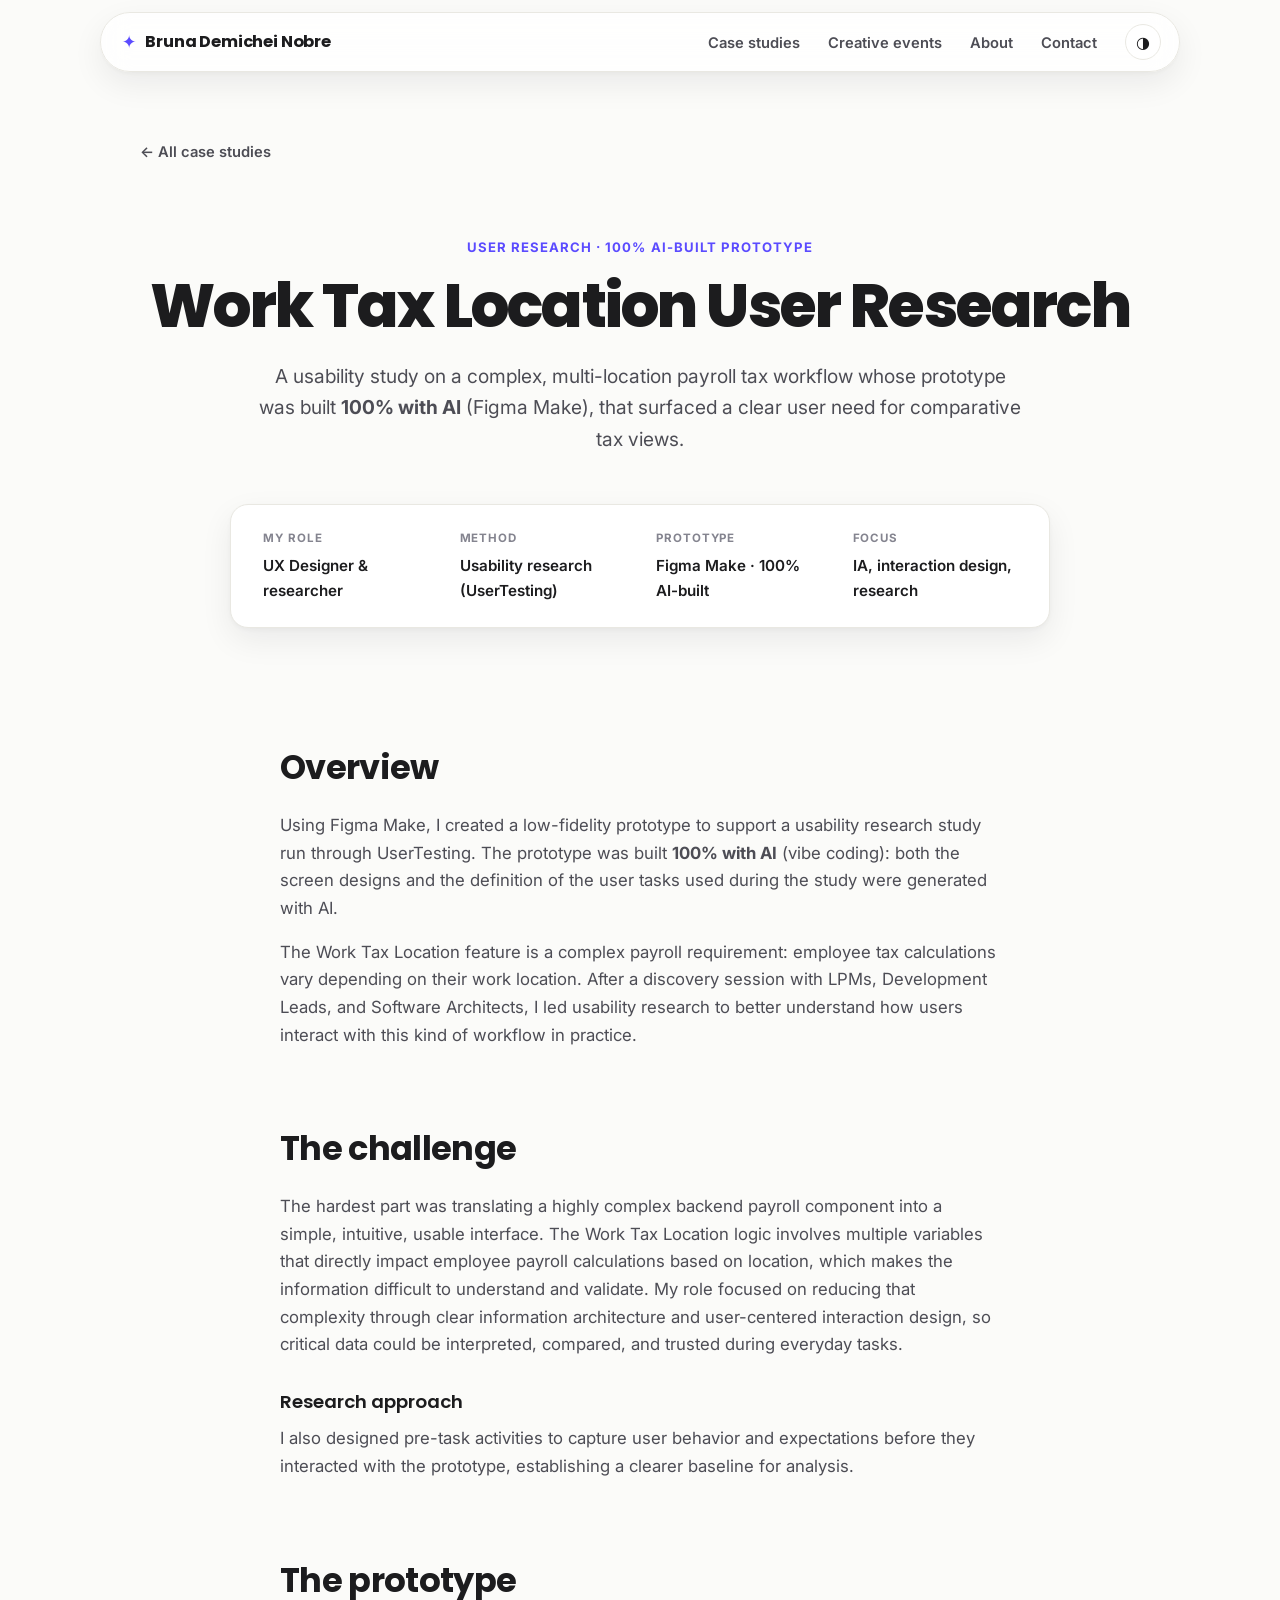
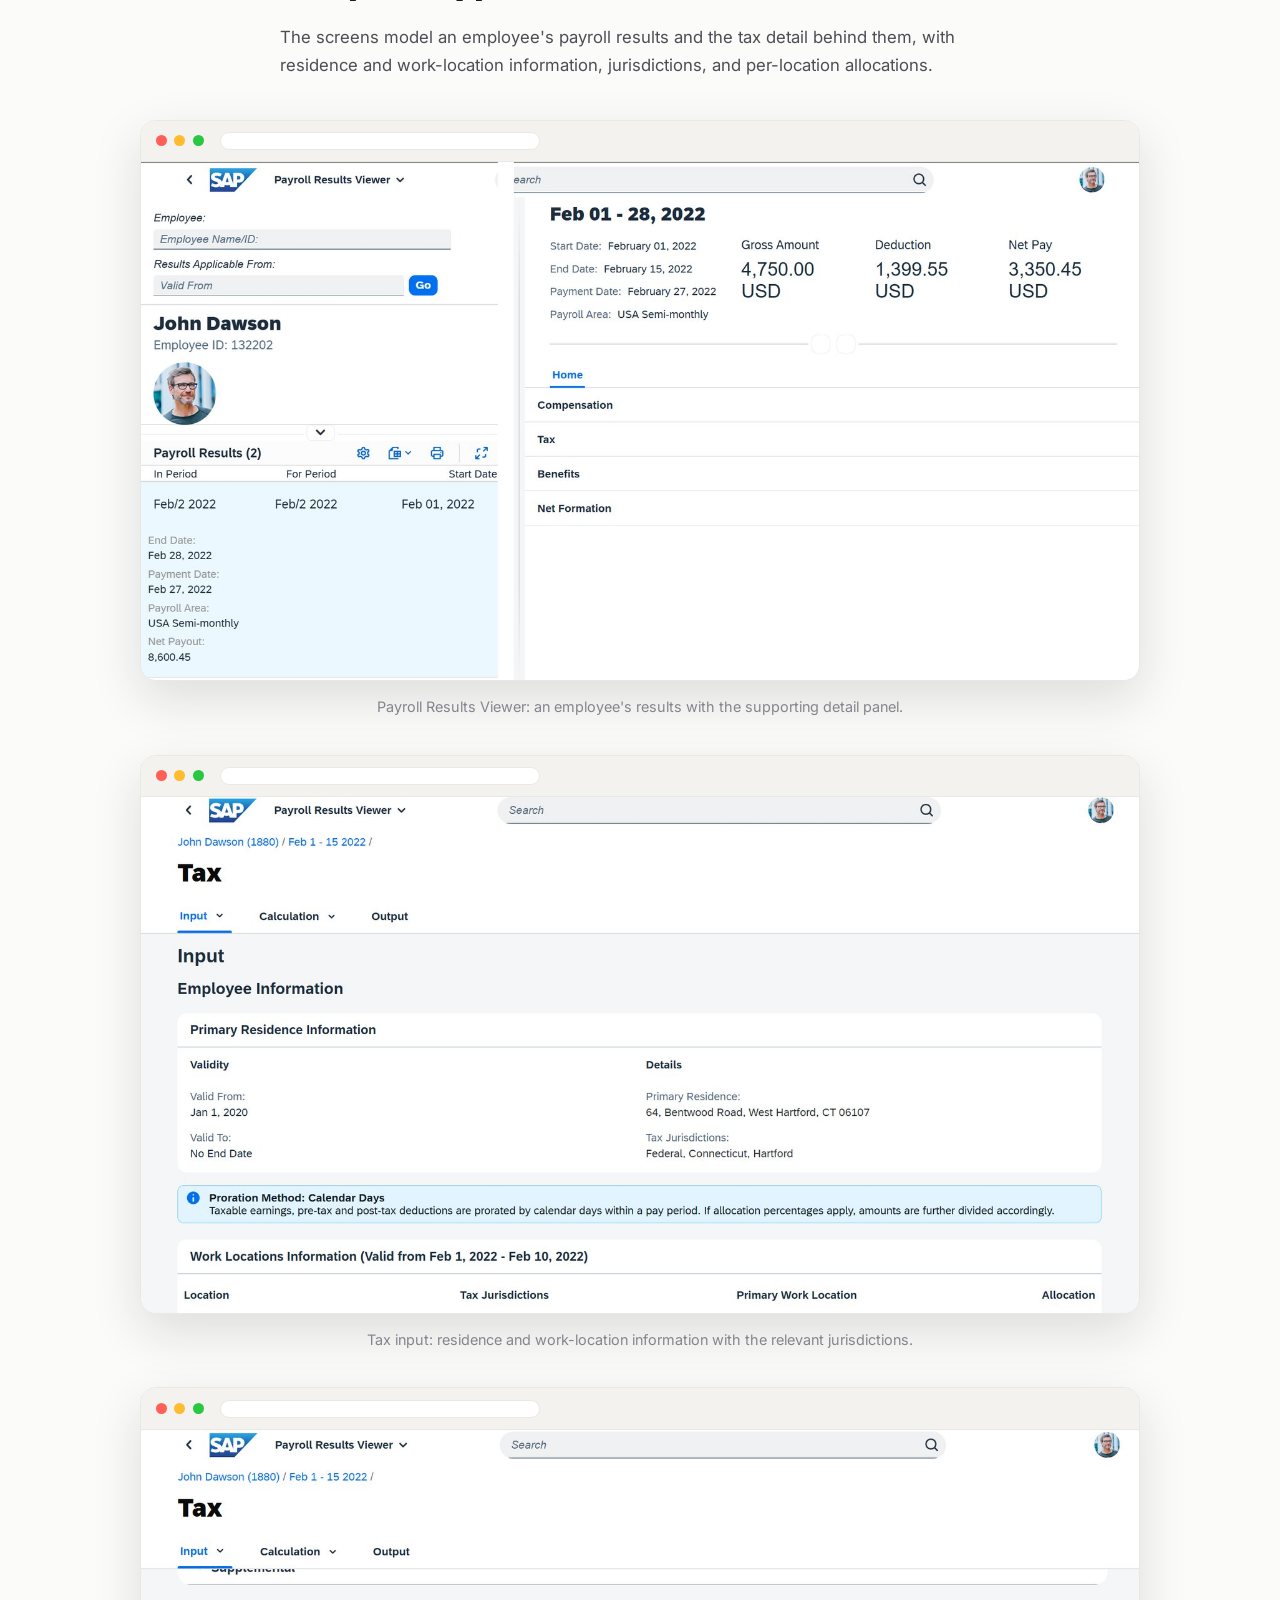
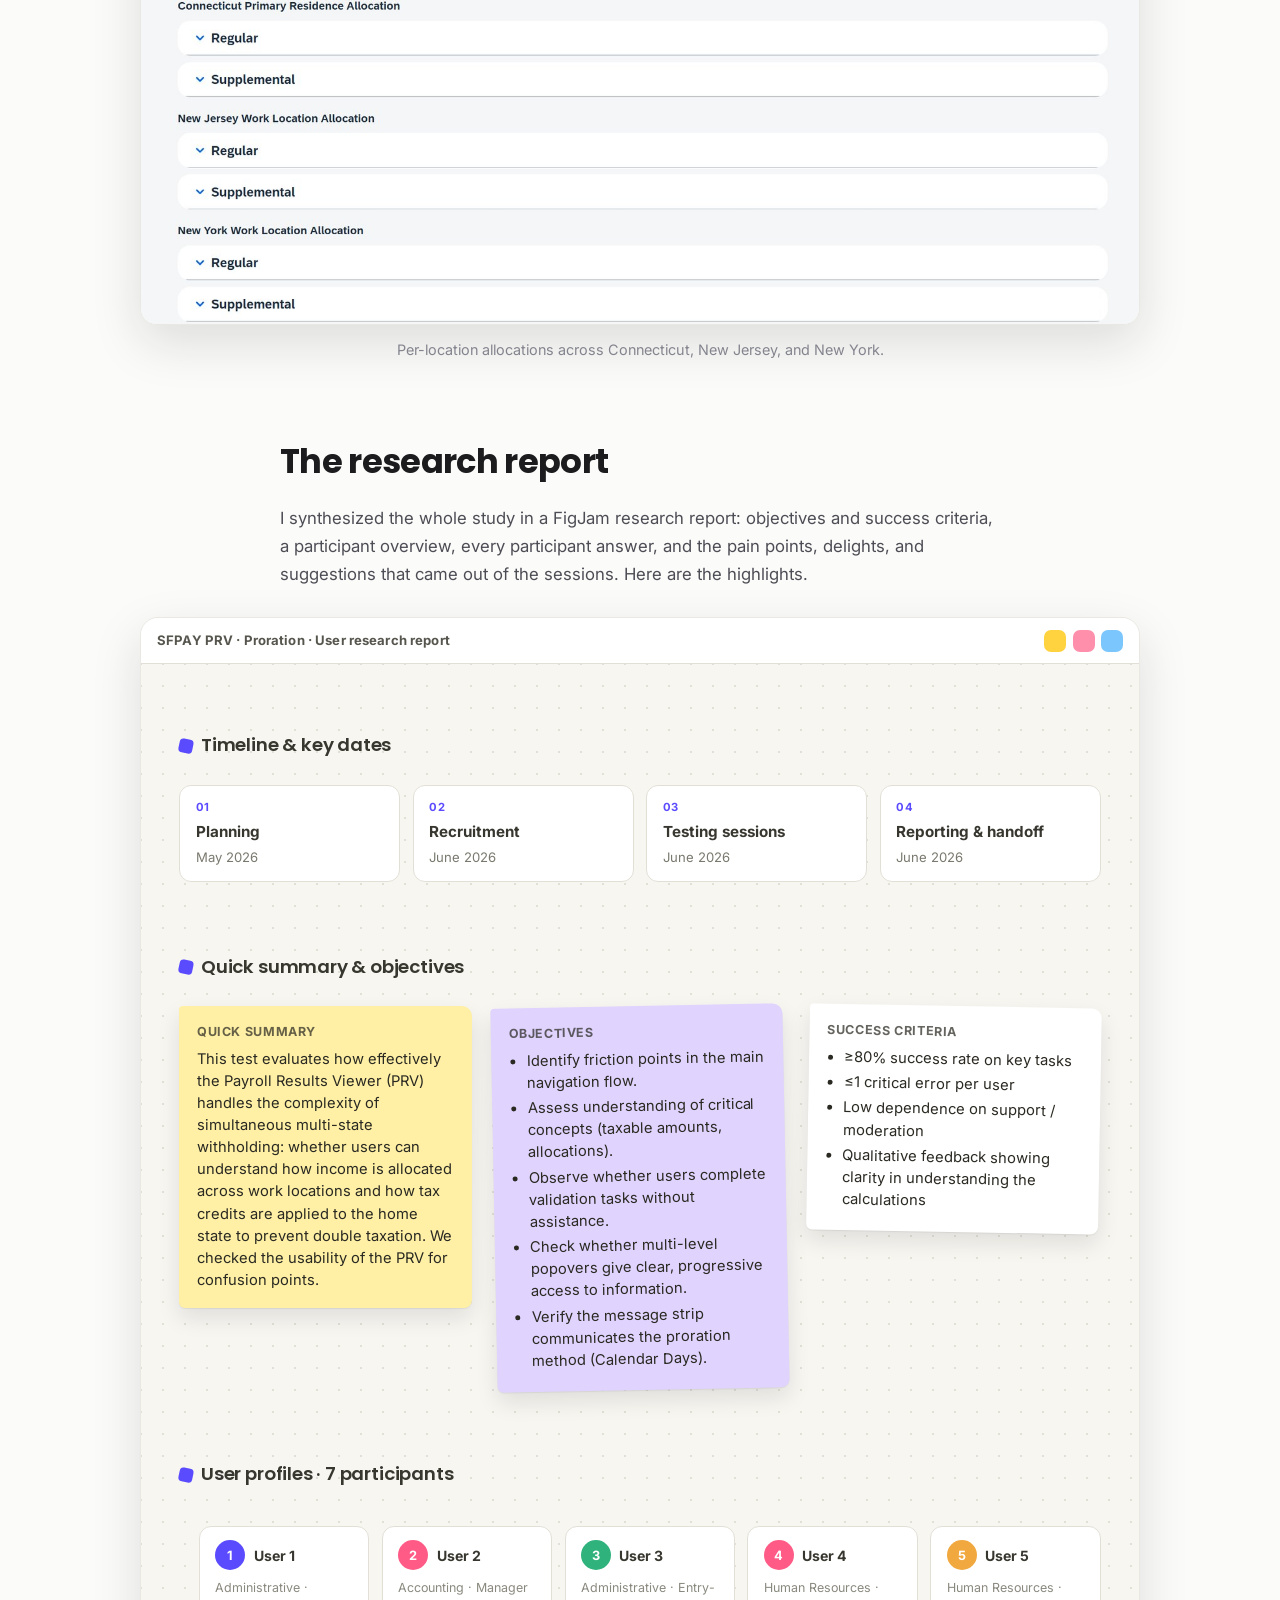
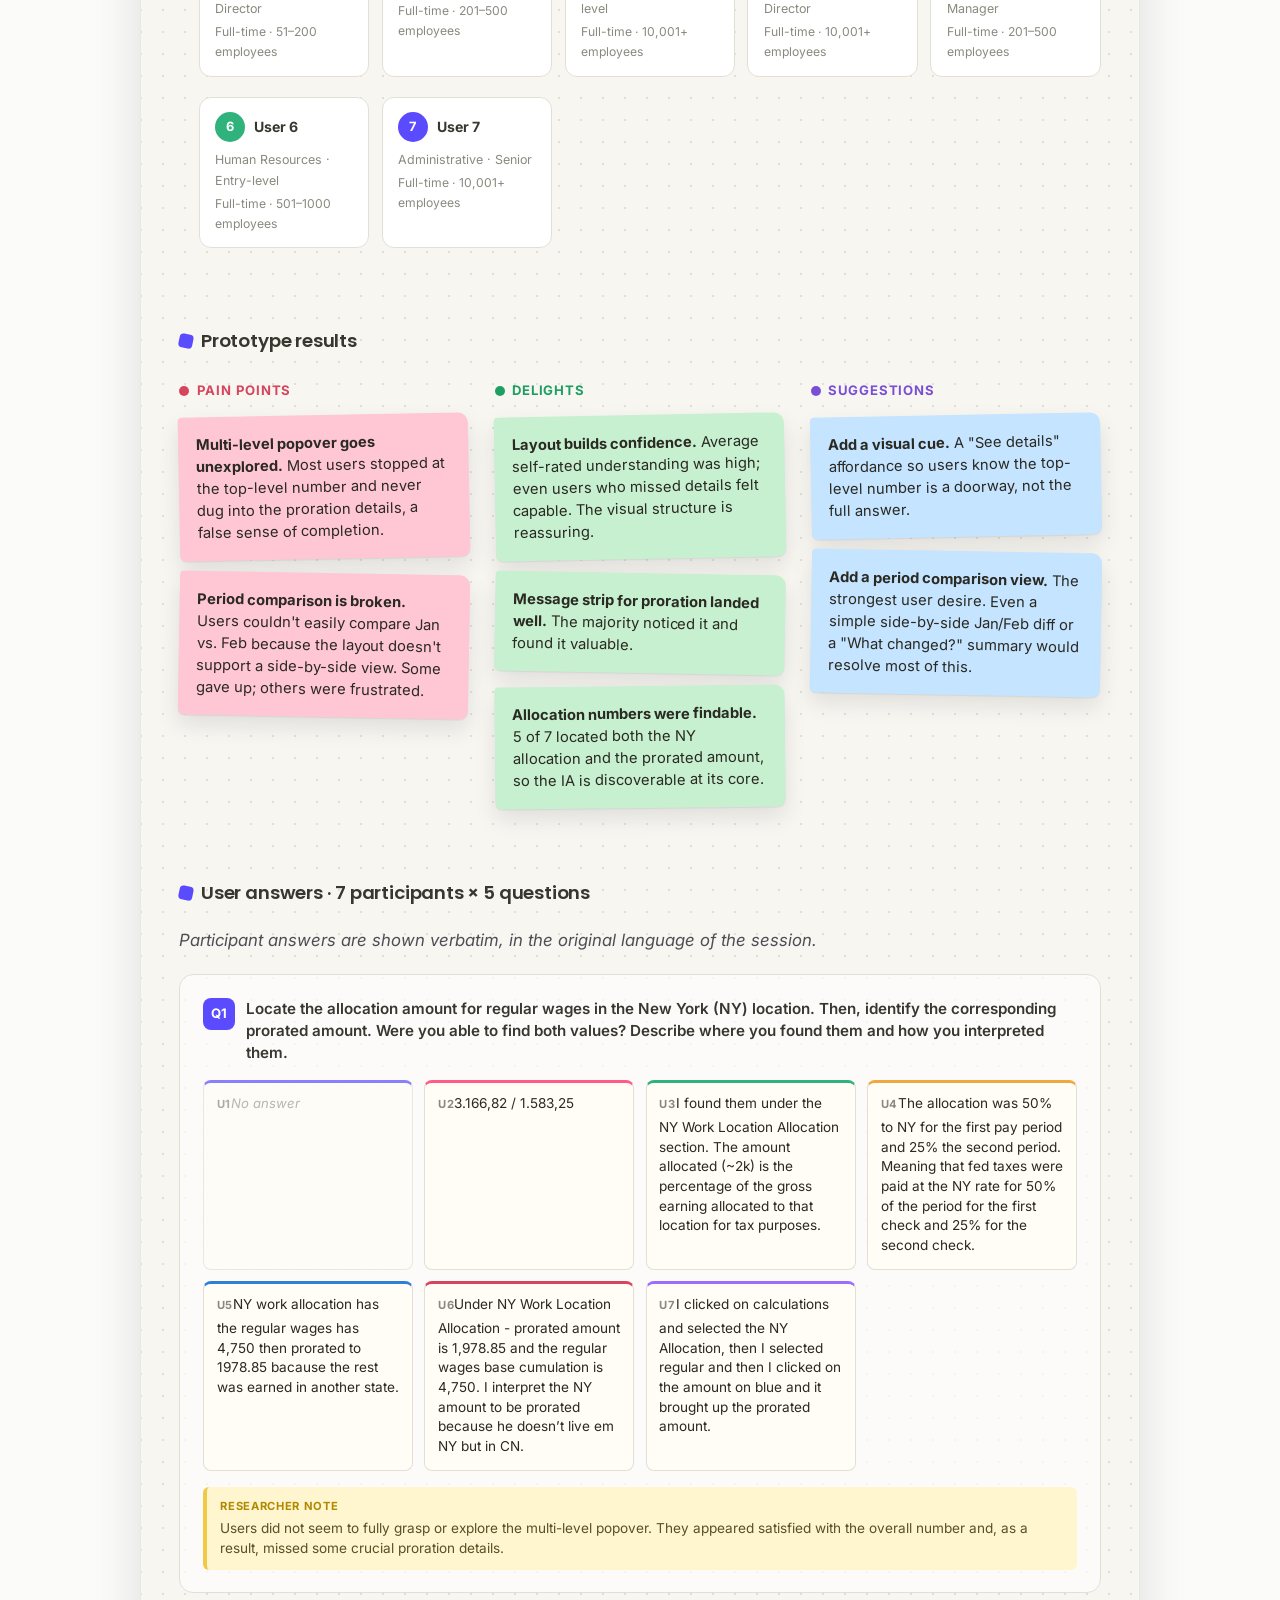
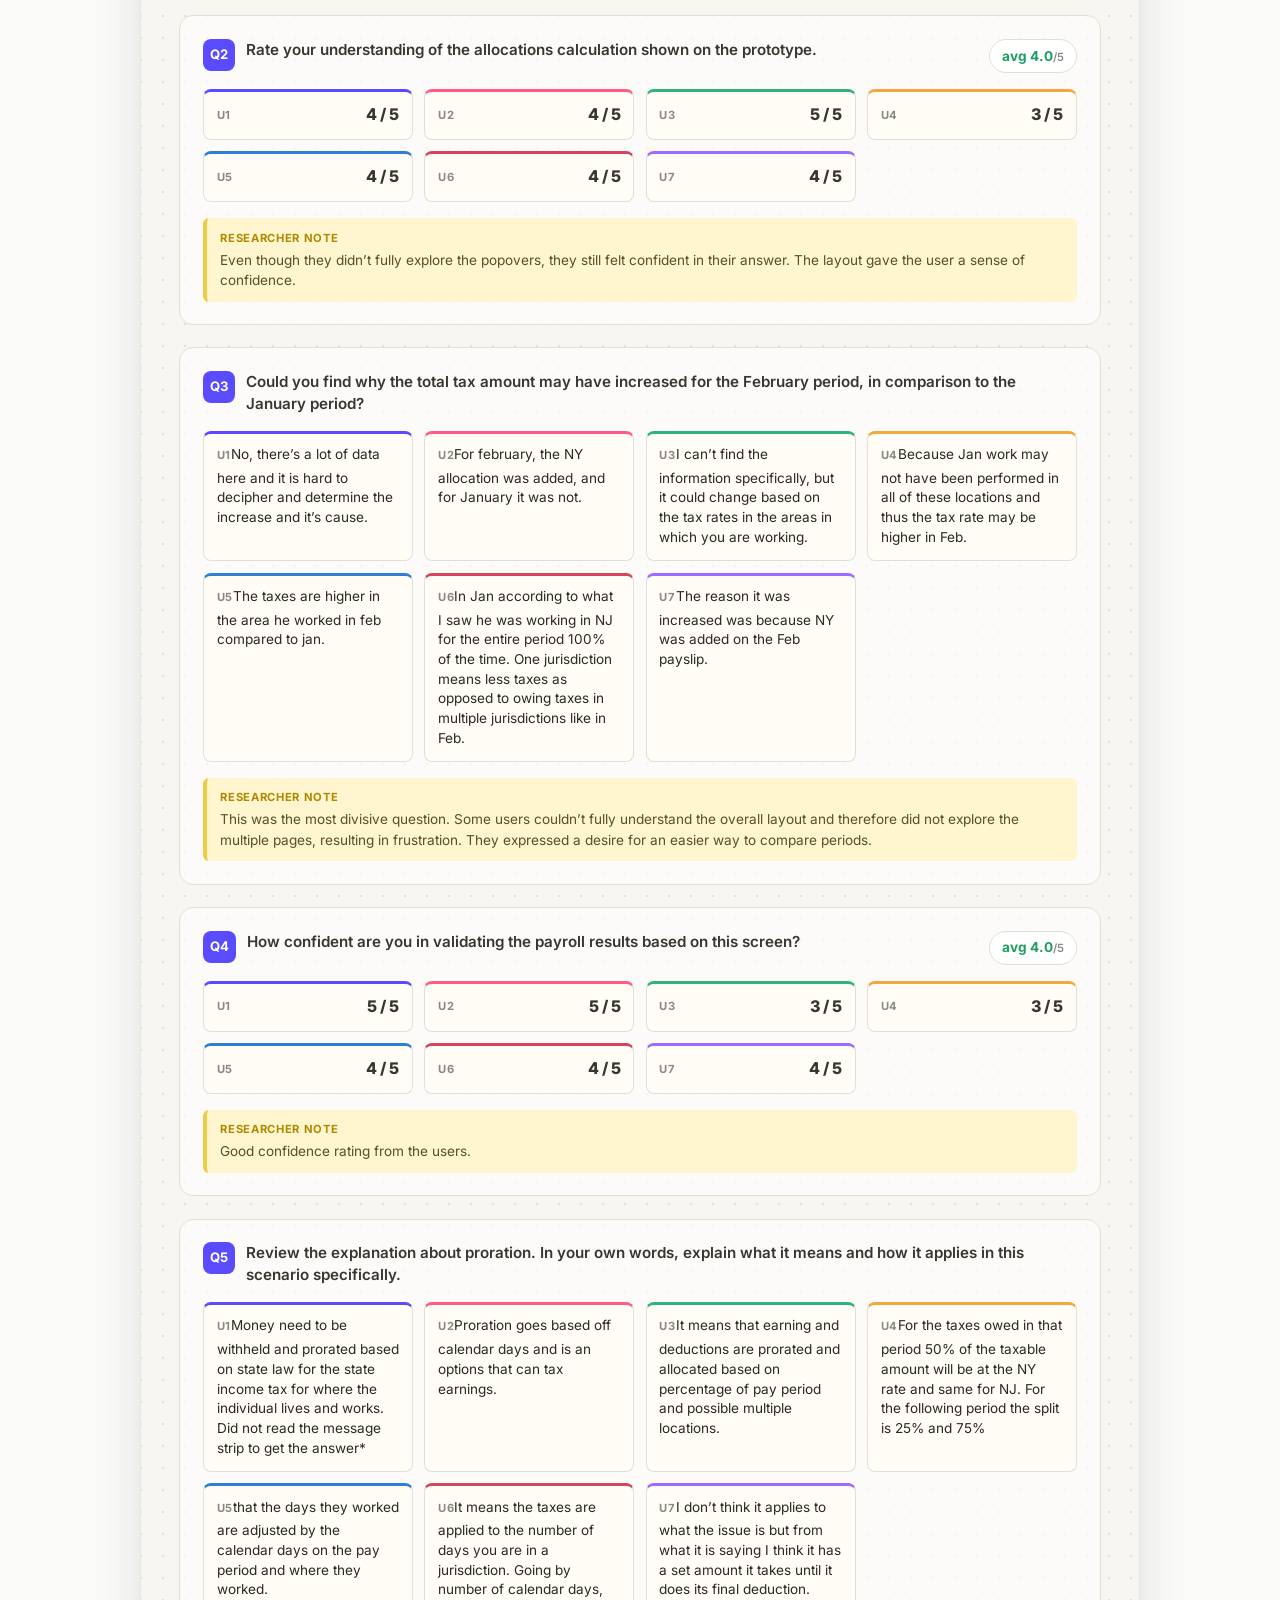
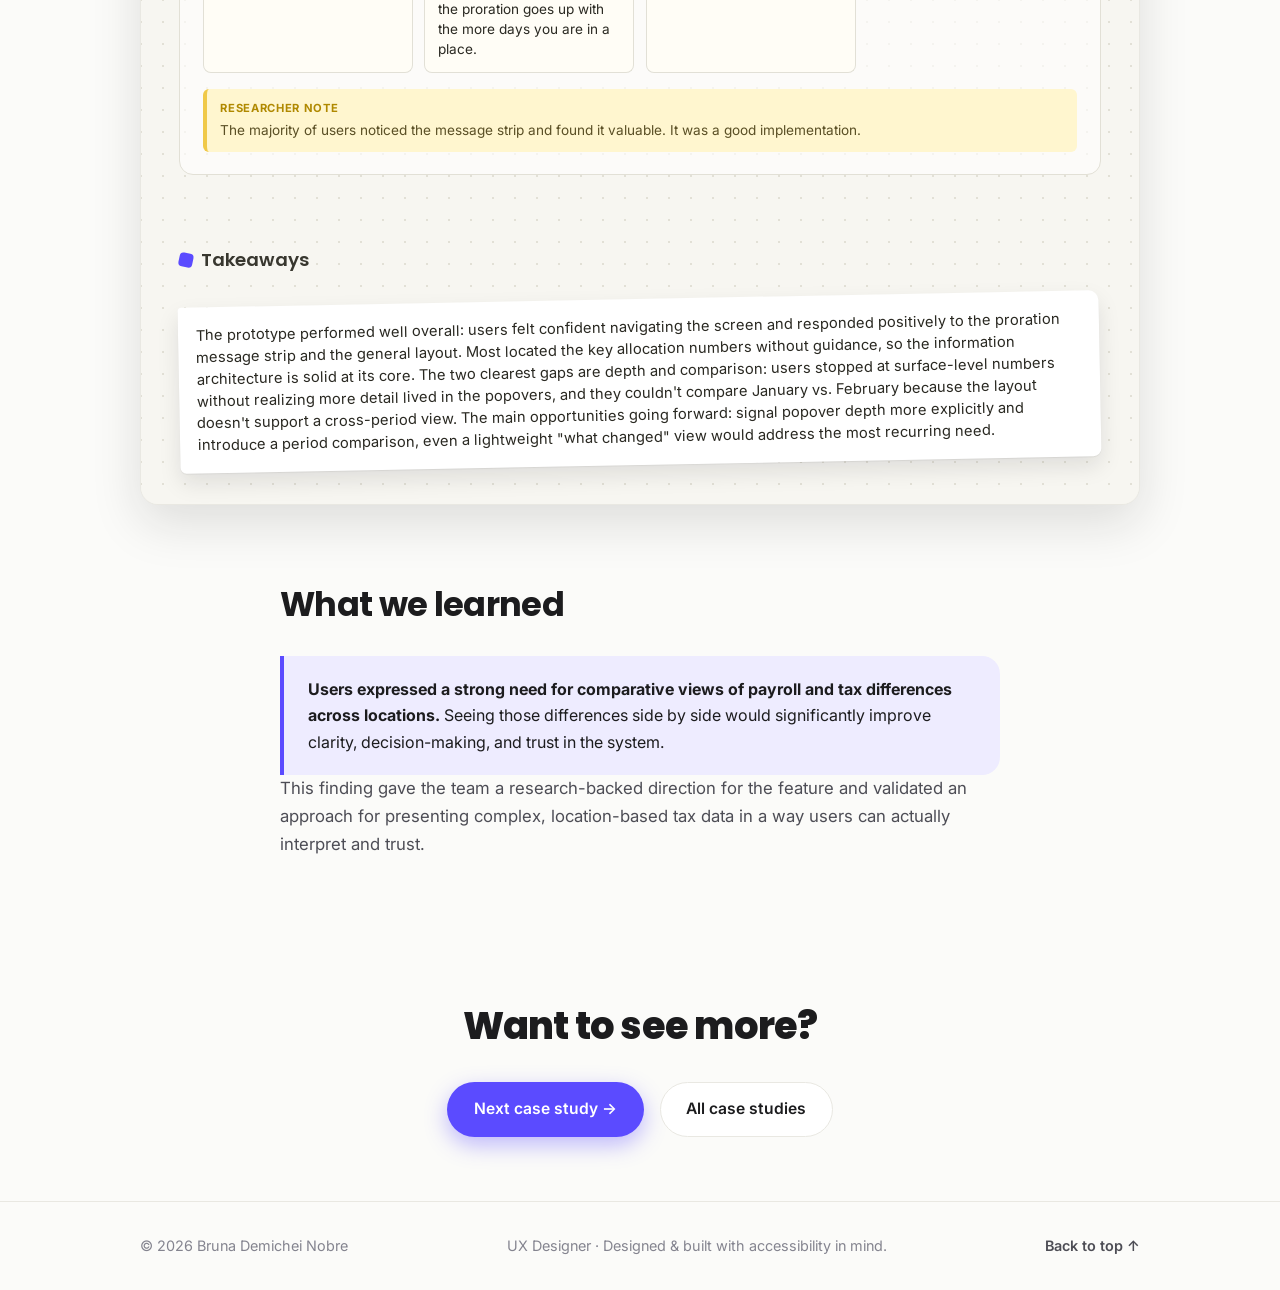
<file: case-work-tax-location.html>
<!DOCTYPE html>
<html lang="en">
<head>
  <meta charset="UTF-8" />
  <meta name="viewport" content="width=device-width, initial-scale=1.0" />
  <meta name="description" content="Case study: usability research on the Work Tax Location payroll workflow, prototyped in Figma Make with an AI-assisted approach." />
  <meta name="author" content="Bruna Demichei Nobre" />
  <title>Work Tax Location user research · Bruna Demichei Nobre</title>

  <link rel="preconnect" href="https://fonts.googleapis.com" />
  <link rel="preconnect" href="https://fonts.gstatic.com" crossorigin />
  <link href="https://fonts.googleapis.com/css2?family=Inter:wght@400;500;600;700&family=Poppins:wght@500;600;700;800&display=swap" rel="stylesheet" />
  <link rel="stylesheet" href="styles.css" />
  <link rel="icon" href="data:image/svg+xml,&lt;svg xmlns=%22http://www.w3.org/2000/svg%22 viewBox=%220 0 100 100%22&gt;&lt;text y=%22.9em%22 font-size=%2290%22&gt;✦&lt;/text&gt;&lt;/svg&gt;" />
</head>
<body>
  <a class="skip-link" href="#main">Skip to content</a>

  <header class="site-header" id="top">
    <nav class="nav" aria-label="Primary">
      <a href="index.html" class="nav__brand" aria-label="Home · Bruna Demichei Nobre">
        <span class="nav__mark" aria-hidden="true">✦</span>
        <span class="nav__name">Bruna Demichei&nbsp;Nobre</span>
      </a>

      <button class="nav__toggle" aria-expanded="false" aria-controls="nav-menu" aria-label="Open menu">
        <span class="nav__toggle-bar" aria-hidden="true"></span>
        <span class="nav__toggle-bar" aria-hidden="true"></span>
        <span class="nav__toggle-bar" aria-hidden="true"></span>
      </button>

      <ul class="nav__menu" id="nav-menu">
        <li><a href="index.html#work">Case studies</a></li>
        <li><a href="index.html#events">Creative events</a></li>
        <li><a href="index.html#about">About</a></li>
        <li><a href="index.html#contact">Contact</a></li>
        <li>
          <button class="theme-toggle" id="theme-toggle" aria-label="Switch to dark theme" title="Toggle theme">
            <span class="theme-toggle__icon" aria-hidden="true">◑</span>
          </button>
        </li>
      </ul>
    </nav>
  </header>

  <main id="main">
    <div class="case-wrap">
      <a class="case-back" href="index.html#work">← All case studies</a>

      <header class="case-hero reveal">
        <span class="case-hero__cat">User Research · 100% AI-built prototype</span>
        <h1 class="case-hero__title">Work Tax Location User Research</h1>
        <p class="case-hero__lede">
          A usability study on a complex, multi-location payroll tax workflow whose prototype was
          built <strong>100% with AI</strong> (Figma Make), that surfaced a clear user need for comparative tax views.
        </p>
        <dl class="case-meta">
          <div><dt>My role</dt><dd>UX Designer &amp; researcher</dd></div>
          <div><dt>Method</dt><dd>Usability research (UserTesting)</dd></div>
          <div><dt>Prototype</dt><dd>Figma Make · 100% AI-built</dd></div>
          <div><dt>Focus</dt><dd>IA, interaction design, research</dd></div>
        </dl>
      </header>

      <section class="case-block reveal">
        <div class="prose">
          <h2>Overview</h2>
          <p>
            Using Figma Make, I created a low-fidelity prototype to support a usability research study run
            through UserTesting. The prototype was built <strong>100% with AI</strong> (vibe coding): both the
            screen designs and the definition of the user tasks used during the study were generated with AI.
          </p>
          <p>
            The Work Tax Location feature is a complex payroll requirement: employee tax calculations vary
            depending on their work location. After a discovery session with LPMs, Development Leads, and
            Software Architects, I led usability research to better understand how users interact with this
            kind of workflow in practice.
          </p>
        </div>
      </section>

      <section class="case-block reveal">
        <div class="prose">
          <h2>The challenge</h2>
          <p>
            The hardest part was translating a highly complex backend payroll component into a simple,
            intuitive, usable interface. The Work Tax Location logic involves multiple variables that directly
            impact employee payroll calculations based on location, which makes the information difficult to
            understand and validate. My role focused on reducing that complexity through clear information
            architecture and user-centered interaction design, so critical data could be interpreted,
            compared, and trusted during everyday tasks.
          </p>
          <h3>Research approach</h3>
          <p>
            I also designed pre-task activities to capture user behavior and expectations before they
            interacted with the prototype, establishing a clearer baseline for analysis.
          </p>
        </div>
      </section>

      <section class="case-block reveal">
        <div class="prose">
          <h2>The prototype</h2>
          <p>
            The screens model an employee's payroll results and the tax detail behind them, with residence and
            work-location information, jurisdictions, and per-location allocations.
          </p>
        </div>

        <div class="shots">
          <figure class="shot reveal">
            <div class="browser">
              <div class="browser__bar"><span class="browser__dot"></span><span class="browser__dot"></span><span class="browser__dot"></span><span class="browser__chip"></span></div>
              <div class="browser__viewport"><img src="assets/cases/wtl-results.jpg" alt="Payroll Results Viewer showing an employee's pay period with gross, deduction, and net pay" loading="lazy" /></div>
            </div>
            <figcaption>Payroll Results Viewer: an employee's results with the supporting detail panel.</figcaption>
          </figure>

          <figure class="shot reveal">
            <div class="browser">
              <div class="browser__bar"><span class="browser__dot"></span><span class="browser__dot"></span><span class="browser__dot"></span><span class="browser__chip"></span></div>
              <div class="browser__viewport"><img src="assets/cases/wtl-input.jpg" alt="Tax Input screen showing primary residence information, tax jurisdictions, and work locations" loading="lazy" /></div>
            </div>
            <figcaption>Tax input: residence and work-location information with the relevant jurisdictions.</figcaption>
          </figure>

          <figure class="shot reveal">
            <div class="browser">
              <div class="browser__bar"><span class="browser__dot"></span><span class="browser__dot"></span><span class="browser__dot"></span><span class="browser__chip"></span></div>
              <div class="browser__viewport"><img src="assets/cases/wtl-allocations.jpg" alt="Allocations for Connecticut, New Jersey, and New York work locations, each with Regular and Supplemental" loading="lazy" /></div>
            </div>
            <figcaption>Per-location allocations across Connecticut, New Jersey, and New York.</figcaption>
          </figure>
        </div>
      </section>

      <section class="case-block reveal">
        <div class="prose">
          <h2>The research report</h2>
          <p>
            I synthesized the whole study in a FigJam research report: objectives and success
            criteria, a participant overview, every participant answer, and the pain points,
            delights, and suggestions that came out of the sessions. Here are the highlights.
          </p>
        </div>

        <div class="board reveal" role="img" aria-label="FigJam user research report board for the SFPAY PRV Proration study, including timeline, summary, objectives, participants, findings, participant quotes, and takeaways.">
          <div class="board__bar">
            <span class="board__bar-title">SFPAY PRV · Proration · User research report</span>
            <span class="board__bar-tools" aria-hidden="true">
              <span class="board__tool"></span><span class="board__tool"></span><span class="board__tool"></span>
            </span>
          </div>

          <div class="board__canvas">
            <!-- Timeline -->
            <div class="board__group">
              <h3 class="board__head">Timeline &amp; key dates</h3>
              <ol class="board__timeline">
                <li><em>01</em><b>Planning</b><span>May 2026</span></li>
                <li><em>02</em><b>Recruitment</b><span>June 2026</span></li>
                <li><em>03</em><b>Testing sessions</b><span>June 2026</span></li>
                <li><em>04</em><b>Reporting &amp; handoff</b><span>June 2026</span></li>
              </ol>
            </div>

            <!-- Summary + objectives -->
            <div class="board__group">
              <h3 class="board__head">Quick summary &amp; objectives</h3>
              <div class="board__row">
                <div class="note note--yellow">
                  <span class="note__label">Quick summary</span>
                  <span>This test evaluates how effectively the Payroll Results Viewer (PRV) handles the
                  complexity of simultaneous multi-state withholding: whether users can understand how
                  income is allocated across work locations and how tax credits are applied to the home
                  state to prevent double taxation. We checked the usability of the PRV for confusion points.</span>
                </div>
                <div class="note note--purple">
                  <span class="note__label">Objectives</span>
                  <ul>
                    <li>Identify friction points in the main navigation flow.</li>
                    <li>Assess understanding of critical concepts (taxable amounts, allocations).</li>
                    <li>Observe whether users complete validation tasks without assistance.</li>
                    <li>Check whether multi-level popovers give clear, progressive access to information.</li>
                    <li>Verify the message strip communicates the proration method (Calendar Days).</li>
                  </ul>
                </div>
                <div class="note note--white">
                  <span class="note__label">Success criteria</span>
                  <ul>
                    <li>&ge;80% success rate on key tasks</li>
                    <li>&le;1 critical error per user</li>
                    <li>Low dependence on support / moderation</li>
                    <li>Qualitative feedback showing clarity in understanding the calculations</li>
                  </ul>
                </div>
              </div>
            </div>

            <!-- Participants -->
            <div class="board__group">
              <h3 class="board__head">User profiles · 7 participants</h3>
              <ul class="board__people">
                <li class="person"><div class="person__top"><span class="person__avatar">1</span><span class="person__name">User 1</span></div><span class="person__role">Administrative · Director</span><span class="person__meta">Full-time · 51–200 employees</span></li>
                <li class="person"><div class="person__top"><span class="person__avatar">2</span><span class="person__name">User 2</span></div><span class="person__role">Accounting · Manager</span><span class="person__meta">Full-time · 201–500 employees</span></li>
                <li class="person"><div class="person__top"><span class="person__avatar">3</span><span class="person__name">User 3</span></div><span class="person__role">Administrative · Entry-level</span><span class="person__meta">Full-time · 10,001+ employees</span></li>
                <li class="person"><div class="person__top"><span class="person__avatar">4</span><span class="person__name">User 4</span></div><span class="person__role">Human Resources · Director</span><span class="person__meta">Full-time · 10,001+ employees</span></li>
                <li class="person"><div class="person__top"><span class="person__avatar">5</span><span class="person__name">User 5</span></div><span class="person__role">Human Resources · Manager</span><span class="person__meta">Full-time · 201–500 employees</span></li>
                <li class="person"><div class="person__top"><span class="person__avatar">6</span><span class="person__name">User 6</span></div><span class="person__role">Human Resources · Entry-level</span><span class="person__meta">Full-time · 501–1000 employees</span></li>
                <li class="person"><div class="person__top"><span class="person__avatar">7</span><span class="person__name">User 7</span></div><span class="person__role">Administrative · Senior</span><span class="person__meta">Full-time · 10,001+ employees</span></li>
              </ul>
            </div>

            <!-- Findings -->
            <div class="board__group">
              <h3 class="board__head">Prototype results</h3>
              <div class="board__cols">
                <div class="board__col board__col--pain">
                  <span class="board__col-title">Pain points</span>
                  <div class="note note--pink">
                    <strong>Multi-level popover goes unexplored.</strong> Most users stopped at the
                    top-level number and never dug into the proration details, a false sense of completion.
                  </div>
                  <div class="note note--pink">
                    <strong>Period comparison is broken.</strong> Users couldn't easily compare Jan vs.
                    Feb because the layout doesn't support a side-by-side view. Some gave up; others were frustrated.
                  </div>
                </div>

                <div class="board__col board__col--delight">
                  <span class="board__col-title">Delights</span>
                  <div class="note note--green">
                    <strong>Layout builds confidence.</strong> Average self-rated understanding was high;
                    even users who missed details felt capable. The visual structure is reassuring.
                  </div>
                  <div class="note note--green">
                    <strong>Message strip for proration landed well.</strong> The majority noticed it and found it valuable.
                  </div>
                  <div class="note note--green">
                    <strong>Allocation numbers were findable.</strong> 5 of 7 located both the NY allocation
                    and the prorated amount, so the IA is discoverable at its core.
                  </div>
                </div>

                <div class="board__col board__col--idea">
                  <span class="board__col-title">Suggestions</span>
                  <div class="note note--blue">
                    <strong>Add a visual cue.</strong> A "See details" affordance so users know the top-level
                    number is a doorway, not the full answer.
                  </div>
                  <div class="note note--blue">
                    <strong>Add a period comparison view.</strong> The strongest user desire. Even a simple
                    side-by-side Jan/Feb diff or a "What changed?" summary would resolve most of this.
                  </div>
                </div>
              </div>
            </div>

            <!-- User answers -->
            <div class="board__group">
              <h3 class="board__head">User answers &middot; 7 participants &times; 5 questions</h3>
              <p class="board__verbatim">Participant answers are shown verbatim, in the original language of the session.</p>
              <div class="qa">
                <div class="qa__item">
                  <div class="qa__q"><span class="qa__num">Q1</span><p>Locate the allocation amount for regular wages in the New York (NY) location. Then, identify the corresponding prorated amount. Were you able to find both values? Describe where you found them and how you interpreted them.</p></div>
                  <div class="qa__answers">
                    <div class="qa__a qa__a--empty"><span class="qa__user">U1</span><span class="qa__na">No answer</span></div>
                    <div class="qa__a"><span class="qa__user">U2</span>3.166,82 / 1.583,25</div>
                    <div class="qa__a"><span class="qa__user">U3</span>I found them under the NY Work Location Allocation section. The amount allocated (~2k) is the percentage of the gross earning allocated to that location for tax purposes.</div>
                    <div class="qa__a"><span class="qa__user">U4</span>The allocation was 50% to NY for the first pay period and 25% the second period. Meaning that fed taxes were paid at the NY rate for 50% of the period for the first check and 25% for the second check.</div>
                    <div class="qa__a"><span class="qa__user">U5</span>NY work allocation has the regular wages has 4,750 then prorated to 1978.85 bacause the rest was earned in another state.</div>
                    <div class="qa__a"><span class="qa__user">U6</span>Under NY Work Location Allocation - prorated amount is 1,978.85 and the regular wages base cumulation is 4,750. I interpret the NY amount to be prorated because he doesn’t live em NY but in CN.</div>
                    <div class="qa__a"><span class="qa__user">U7</span>I clicked on calculations and selected the NY Allocation, then I selected regular and then I clicked on the amount on blue and it brought up the prorated amount.</div>
                  </div>
                  <div class="qa__note"><strong>Researcher note</strong> <span>Users did not seem to fully grasp or explore the multi-level popover. They appeared satisfied with the overall number and, as a result, missed some crucial proration details.</span></div>
                </div>
                <div class="qa__item">
                  <div class="qa__q"><span class="qa__num">Q2</span><p>Rate your understanding of the allocations calculation shown on the prototype.</p><span class="qa__avg">avg 4.0<small>/5</small></span></div>
                  <div class="qa__answers">
                    <div class="qa__a qa__a--rating"><span class="qa__user">U1</span><span class="qa__rate">4 / 5</span></div>
                    <div class="qa__a qa__a--rating"><span class="qa__user">U2</span><span class="qa__rate">4 / 5</span></div>
                    <div class="qa__a qa__a--rating"><span class="qa__user">U3</span><span class="qa__rate">5 / 5</span></div>
                    <div class="qa__a qa__a--rating"><span class="qa__user">U4</span><span class="qa__rate">3 / 5</span></div>
                    <div class="qa__a qa__a--rating"><span class="qa__user">U5</span><span class="qa__rate">4 / 5</span></div>
                    <div class="qa__a qa__a--rating"><span class="qa__user">U6</span><span class="qa__rate">4 / 5</span></div>
                    <div class="qa__a qa__a--rating"><span class="qa__user">U7</span><span class="qa__rate">4 / 5</span></div>
                  </div>
                  <div class="qa__note"><strong>Researcher note</strong> <span>Even though they didn’t fully explore the popovers, they still felt confident in their answer. The layout gave the user a sense of confidence.</span></div>
                </div>
                <div class="qa__item">
                  <div class="qa__q"><span class="qa__num">Q3</span><p>Could you find why the total tax amount may have increased for the February period, in comparison to the January period?</p></div>
                  <div class="qa__answers">
                    <div class="qa__a"><span class="qa__user">U1</span>No, there’s a lot of data here and it is hard to decipher and determine the increase and it’s cause.</div>
                    <div class="qa__a"><span class="qa__user">U2</span>For february, the NY allocation was added, and for January it was not.</div>
                    <div class="qa__a"><span class="qa__user">U3</span>I can’t find the information specifically, but it could change based on the tax rates in the areas in which you are working.</div>
                    <div class="qa__a"><span class="qa__user">U4</span>Because Jan work may not have been performed in all of these locations and thus the tax rate may be higher in Feb.</div>
                    <div class="qa__a"><span class="qa__user">U5</span>The taxes are higher in the area he worked in feb compared to jan.</div>
                    <div class="qa__a"><span class="qa__user">U6</span>In Jan according to what I saw he was working in NJ for the entire period 100% of the time. One jurisdiction means less taxes as opposed to owing taxes in multiple jurisdictions like in Feb.</div>
                    <div class="qa__a"><span class="qa__user">U7</span>The reason it was increased was because NY was added on the Feb payslip.</div>
                  </div>
                  <div class="qa__note"><strong>Researcher note</strong> <span>This was the most divisive question. Some users couldn’t fully understand the overall layout and therefore did not explore the multiple pages, resulting in frustration. They expressed a desire for an easier way to compare periods.</span></div>
                </div>
                <div class="qa__item">
                  <div class="qa__q"><span class="qa__num">Q4</span><p>How confident are you in validating the payroll results based on this screen?</p><span class="qa__avg">avg 4.0<small>/5</small></span></div>
                  <div class="qa__answers">
                    <div class="qa__a qa__a--rating"><span class="qa__user">U1</span><span class="qa__rate">5 / 5</span></div>
                    <div class="qa__a qa__a--rating"><span class="qa__user">U2</span><span class="qa__rate">5 / 5</span></div>
                    <div class="qa__a qa__a--rating"><span class="qa__user">U3</span><span class="qa__rate">3 / 5</span></div>
                    <div class="qa__a qa__a--rating"><span class="qa__user">U4</span><span class="qa__rate">3 / 5</span></div>
                    <div class="qa__a qa__a--rating"><span class="qa__user">U5</span><span class="qa__rate">4 / 5</span></div>
                    <div class="qa__a qa__a--rating"><span class="qa__user">U6</span><span class="qa__rate">4 / 5</span></div>
                    <div class="qa__a qa__a--rating"><span class="qa__user">U7</span><span class="qa__rate">4 / 5</span></div>
                  </div>
                  <div class="qa__note"><strong>Researcher note</strong> <span>Good confidence rating from the users.</span></div>
                </div>
                <div class="qa__item">
                  <div class="qa__q"><span class="qa__num">Q5</span><p>Review the explanation about proration. In your own words, explain what it means and how it applies in this scenario specifically.</p></div>
                  <div class="qa__answers">
                    <div class="qa__a"><span class="qa__user">U1</span>Money need to be withheld and prorated based on state law for the state income tax for where the individual lives and works. Did not read the message strip to get the answer*</div>
                    <div class="qa__a"><span class="qa__user">U2</span>Proration goes based off calendar days and is an options that can tax earnings.</div>
                    <div class="qa__a"><span class="qa__user">U3</span>It means that earning and deductions are prorated and allocated based on percentage of pay period and possible multiple locations.</div>
                    <div class="qa__a"><span class="qa__user">U4</span>For the taxes owed in that period 50% of the taxable amount will be at the NY rate and same for NJ. For the following period the split is 25% and 75%</div>
                    <div class="qa__a"><span class="qa__user">U5</span>that the days they worked are adjusted by the calendar days on the pay period and where they worked.</div>
                    <div class="qa__a"><span class="qa__user">U6</span>It means the taxes are applied to the number of days you are in a jurisdiction. Going by number of calendar days, the proration goes up with the more days you are in a place.</div>
                    <div class="qa__a"><span class="qa__user">U7</span>I don’t think it applies to what the issue is but from what it is saying I think it has a set amount it takes until it does its final deduction.</div>
                  </div>
                  <div class="qa__note"><strong>Researcher note</strong> <span>The majority of users noticed the message strip and found it valuable. It was a good implementation.</span></div>
                </div>
              </div>
            </div>

            <!-- Takeaways -->
            <div class="board__group">
              <h3 class="board__head">Takeaways</h3>
              <div class="note note--white">
                The prototype performed well overall: users felt confident navigating the screen and
                responded positively to the proration message strip and the general layout. Most located
                the key allocation numbers without guidance, so the information architecture is solid at its
                core. The two clearest gaps are depth and comparison: users stopped at surface-level numbers
                without realizing more detail lived in the popovers, and they couldn't compare January vs.
                February because the layout doesn't support a cross-period view. The main opportunities
                going forward: signal popover depth more explicitly and introduce a period comparison, even a
                lightweight "what changed" view would address the most recurring need.
              </div>
            </div>
          </div>
        </div>
      </section>

      <section class="case-block reveal">
        <div class="prose">
          <h2>What we learned</h2>
          <div class="callout">
            <p>
              <strong>Users expressed a strong need for comparative views of payroll and tax differences
              across locations.</strong> Seeing those differences side by side would significantly improve
              clarity, decision-making, and trust in the system.
            </p>
          </div>
          <p>
            This finding gave the team a research-backed direction for the feature and validated an approach
            for presenting complex, location-based tax data in a way users can actually interpret and trust.
          </p>
        </div>
      </section>

      <section class="case-cta reveal">
        <h2 class="case-cta__title">Want to see more?</h2>
        <div class="contact__actions">
          <a class="btn btn--primary" href="case-minha-jornada.html">Next case study →</a>
          <a class="btn btn--ghost" href="index.html#work">All case studies</a>
        </div>
      </section>
    </div>
  </main>

  <footer class="site-footer">
    <div class="site-footer__inner">
      <p>© <span id="year"></span> Bruna Demichei Nobre</p>
      <p class="site-footer__meta">UX Designer · Designed &amp; built with accessibility in mind.</p>
      <a href="#top" class="site-footer__top">Back to top ↑</a>
    </div>
  </footer>

  <script src="script.js"></script>
</body>
</html>
</file>
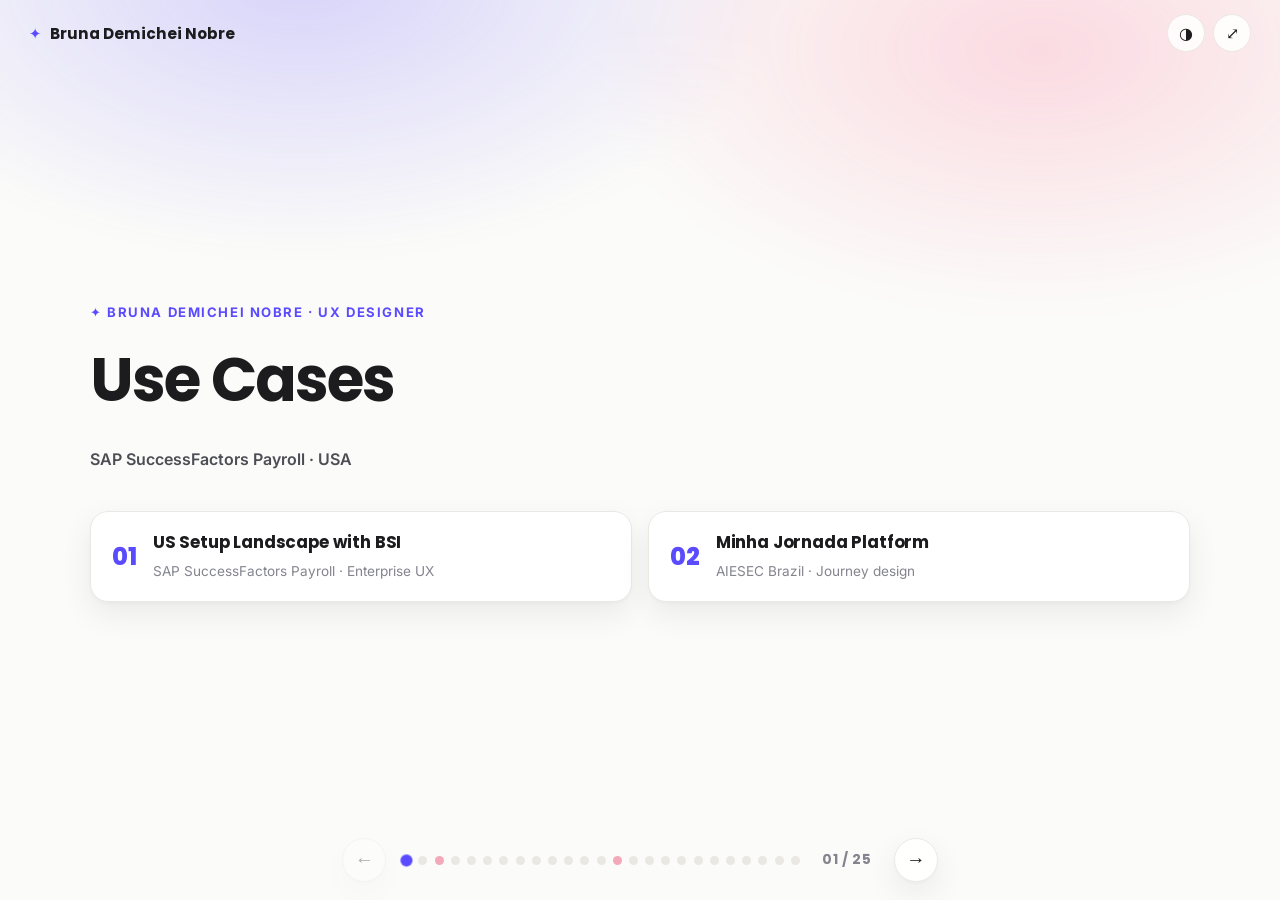
<file: presentation.html>
<!DOCTYPE html>
<html lang="en">
<head>
  <meta charset="UTF-8" />
  <meta name="viewport" content="width=device-width, initial-scale=1.0" />
  <title>UX Case Studies · Bruna Demichei Nobre</title>
  <meta name="description" content="Two UX case studies by Bruna Demichei Nobre: US Setup Landscape with BSI (SAP SuccessFactors Payroll) and the Minha Jornada Platform (AIESEC)." />

  <link rel="preconnect" href="https://fonts.googleapis.com" />
  <link rel="preconnect" href="https://fonts.gstatic.com" crossorigin />
  <link href="https://fonts.googleapis.com/css2?family=Inter:wght@400;500;600;700&family=Poppins:wght@500;600;700;800&display=swap" rel="stylesheet" />
  <link rel="stylesheet" href="styles.css" />
  <link rel="stylesheet" href="presentation.css" />
  <link rel="icon" href="data:image/svg+xml,&lt;svg xmlns=%22http://www.w3.org/2000/svg%22 viewBox=%220 0 100 100%22&gt;&lt;text y=%22.9em%22 font-size=%2290%22&gt;✦&lt;/text&gt;&lt;/svg&gt;" />
</head>
<body>
  <div class="deck__progress" id="progress"></div>

  <!-- ===== Top bar ===== -->
  <div class="deck__topbar">
    <a class="deck__brand" href="index.html" title="Back to portfolio">
      <span class="mk">✦</span> <span class="hide-sm">Bruna Demichei Nobre</span>
    </a>
    <div class="deck__tools">
      <button class="icon-btn" id="theme-toggle" aria-label="Toggle theme" title="Toggle light / dark">◑</button>
      <button class="icon-btn" id="fs-btn" aria-label="Toggle fullscreen" title="Fullscreen (F)">⤢</button>
    </div>
  </div>

  <!-- ===== Deck ===== -->
  <main class="deck" id="deck">

    <!-- 1 · COVER -->
    <section class="slide slide--glow is-active" aria-label="Cover">
      <div class="slide__inner cover">
        <p class="eyebrow anim" style="--i:0">✦ Bruna Demichei Nobre · UX Designer</p>
        <h1 class="s-title s-title--xl anim" style="--i:1">Use Cases</h1>
        <div class="cover__meta anim" style="--i:2">
          <span>SAP SuccessFactors Payroll · USA</span>
        </div>
        <div class="cover__cases">
          <div class="cover__case anim" style="--i:3">
            <span class="cover__case-num">01</span>
            <span>
              <span class="cover__case-t">US Setup Landscape with BSI</span><br>
              <span class="cover__case-s">SAP SuccessFactors Payroll · Enterprise UX</span>
            </span>
          </div>
          <div class="cover__case anim" style="--i:4">
            <span class="cover__case-num">02</span>
            <span>
              <span class="cover__case-t">Minha Jornada Platform</span><br>
              <span class="cover__case-s">AIESEC Brazil · Journey design</span>
            </span>
          </div>
        </div>
      </div>
    </section>

    <!-- 2 · AGENDA -->
    <section class="slide" aria-label="Agenda">
      <div class="slide__inner">
        <div class="head">
          <p class="kicker anim" style="--i:0">Agenda</p>
          <h2 class="s-title anim" style="--i:1">What we'll cover</h2>
        </div>
        <div class="cards cards--2">
          <div class="tile anim" style="--i:2">
            <span class="tile__eyebrow">Case 01 · Enterprise</span>
            <h3>US Setup Landscape with BSI</h3>
            <p>A compliance "hard gate" in SAP SuccessFactors Payroll, redesigned from zero to one so first-time setup feels discoverable and trustworthy.</p>
          </div>
          <div class="tile anim" style="--i:3">
            <span class="tile__eyebrow">Case 02 · Product</span>
            <h3>Minha Jornada Platform</h3>
            <p>A fragmented AIESEC exchange journey turned into one guided hub for participants and managers, designed and prototyped with AI.</p>
          </div>
        </div>
      </div>
    </section>

    <!-- 3 · CASE 1 DIVIDER -->
    <section class="slide slide--glow" data-section aria-label="Case 1">
      <div class="slide__inner divider">
        <div class="divider__num anim" style="--i:0">01</div>
        <h2 class="divider__title anim" style="--i:1">US Setup Landscape with BSI</h2>
        <p class="divider__sub anim" style="--i:2">SAP SuccessFactors Payroll (USA) · Enterprise UX</p>
      </div>
    </section>

    <!-- 4 · CONTEXT -->
    <section class="slide" aria-label="Context">
      <div class="slide__inner slide__inner--wide">
        <div class="head">
          <p class="kicker anim" style="--i:0">Case 01 · Context</p>
          <h2 class="s-title anim" style="--i:1">Where this lives</h2>
        </div>
        <div class="cards">
          <div class="tile anim" style="--i:2">
            <div class="tile__icon">▣</div>
            <h3>The product</h3>
            <p>SAP SuccessFactors Payroll (USA): a cloud platform for low-to-mid organizations, built from zero. US payroll is complex and requirement-heavy.</p>
          </div>
          <div class="tile anim" style="--i:3">
            <div class="tile__icon">◇</div>
            <h3>The team</h3>
            <p>SFPAY, a Scrum team of three squads (Dana, Denali, Logan). In 2026 we entered an acceleration phase, where scopes and deadlines became far less negotiable: deliver more with less effort.</p>
          </div>
          <div class="tile anim" style="--i:4">
            <div class="tile__icon">✎</div>
            <h3>My role</h3>
            <p>As UX Designer I turn complex business rules and user needs into flows, interaction models and hi-fi UI aligned with SAP Fiori. I join Agile ceremonies and file usability tickets.</p>
          </div>
        </div>
      </div>
    </section>

    <!-- 5 · THE CASE & CHALLENGE -->
    <section class="slide" aria-label="The case and the challenge">
      <div class="slide__inner slide__inner--wide">
        <div class="split">
          <div class="split__text">
            <p class="kicker anim" style="--i:0">Case 01 · The case</p>
            <h2 class="s-title anim" style="--i:1">A gate before anything else</h2>
            <p class="s-lede anim" style="--i:2">Before performing any activity, even hiring, a customer must register their BSI credentials. Payroll depends on BSI for tax calculation, jurisdiction determination and forms processing, so SFPAY simply cannot be used until this setup is complete. The settings are metadata-driven, so the relevant data is already pre-configured at first login.</p>
          </div>
          <div class="split__media">
            <div class="tile anim" style="--i:3">
              <span class="tile__eyebrow">The challenge</span>
              <h3>Make a compliance task feel human</h3>
              <ul>
                <li><strong>Hard gate:</strong> nothing in payroll works until it's done.</li>
                <li><strong>Discoverable:</strong> a back-office task that's easy to find and start.</li>
                <li><strong>Trustworthy:</strong> clear feedback on what's saved, active, and pending.</li>
              </ul>
            </div>
          </div>
        </div>
      </div>
    </section>

    <!-- 6 · LOW-FI -->
    <section class="slide" aria-label="Low fidelity exploration">
      <div class="slide__inner slide__inner--wide">
        <div class="head">
          <p class="kicker anim" style="--i:0">Case 01 · Explore</p>
          <h2 class="s-title anim" style="--i:1">First exploration: low-fidelity</h2>
          <p class="s-lede anim" style="--i:2">A guided, step-by-step flow: enter the credentials, test them, and review everything in one list.</p>
        </div>
        <div class="shots shots--3">
          <figure class="shot anim" style="--i:3">
            <div class="shot__bar"><i></i><i></i><i></i><span>Step · Manage credential</span></div>
            <div class="shot__img"><img src="assets/pitch/c1-lofi-manage.png" alt="Low-fi wireframe: manage credential form"></div>
            <figcaption class="shot__cap">Enter the BSI credential details.</figcaption>
          </figure>
          <figure class="shot anim" style="--i:4">
            <div class="shot__bar"><i></i><i></i><i></i><span>Step · Test credential</span></div>
            <div class="shot__img"><img src="assets/pitch/c1-lofi-test.png" alt="Low-fi wireframe: test credentials"></div>
            <figcaption class="shot__cap">Validate before committing.</figcaption>
          </figure>
          <figure class="shot anim" style="--i:5">
            <div class="shot__bar"><i></i><i></i><i></i><span>Overview · List</span></div>
            <div class="shot__img"><img src="assets/pitch/c1-lofi-list.png" alt="Low-fi wireframe: credentials overview list"></div>
            <figcaption class="shot__cap">Review and edit each step.</figcaption>
          </figure>
        </div>
      </div>
    </section>

    <!-- 7 · HI-FI FIRST -->
    <section class="slide" aria-label="First high fidelity">
      <div class="slide__inner slide__inner--wide">
        <div class="head">
          <p class="kicker anim" style="--i:0">Case 01 · Refine</p>
          <h2 class="s-title anim" style="--i:1">First high-fidelity attempt</h2>
          <p class="s-lede anim" style="--i:2">A guided 4-step creation wizard plus a managed list with status and an activation log, fully in SAP Fiori.</p>
        </div>
        <div class="shots shots--2">
          <figure class="shot anim" style="--i:3">
            <div class="shot__bar"><i></i><i></i><i></i><span>New Credential · Wizard</span></div>
            <div class="shot__img"><img src="assets/pitch/c1-hifi-wizard.png" alt="High-fi credential creation wizard"></div>
            <figcaption class="shot__cap">Identification → TaxFactory → TaxProfileFactory → Connection.</figcaption>
          </figure>
          <figure class="shot anim" style="--i:4">
            <div class="shot__bar"><i></i><i></i><i></i><span>Credentials · List</span></div>
            <div class="shot__img"><img src="assets/pitch/c1-hifi-list.png" alt="High-fi credentials list with status"></div>
            <figcaption class="shot__cap">Status, versions and activation log per credential.</figcaption>
          </figure>
        </div>
      </div>
    </section>

    <!-- 8 · PIVOT -->
    <section class="slide" aria-label="The pivot">
      <div class="slide__inner slide__inner--wide">
        <div class="head">
          <p class="kicker anim" style="--i:0">Case 01 · The turning point</p>
          <h2 class="s-title anim" style="--i:1">A constraint reshaped the design</h2>
          <p class="s-lede anim" style="--i:2">Talking to developers and external BSI stakeholders turned a heavy build into a single action.</p>
        </div>
        <div class="pivot">
          <div class="pivot__col anim" style="--i:3">
            <h3>From: create in-app</h3>
            <p>Rich, multi-step screens to create, test and manage credentials directly inside SFPAY. Costly and complex on the backend, and too heavy for a user's very first step.</p>
          </div>
          <div class="pivot__arrow anim" style="--i:4">→</div>
          <div class="pivot__col pivot__col--to anim" style="--i:5">
            <h3>To: activate, don't create</h3>
            <p>Credentials are registered through a form <em>outside</em> the system. When the user logs in to SFPAY, they only need to <strong>activate</strong> the credential. Simpler backend, simpler first step.</p>
          </div>
        </div>
      </div>
    </section>

    <!-- 9 · REDESIGN: one place -->
    <section class="slide" aria-label="Redesign entry">
      <div class="slide__inner slide__inner--wide">
        <div class="head">
          <p class="kicker anim" style="--i:0">Case 01 · Redesign</p>
          <h2 class="s-title anim" style="--i:1">One clear place to configure</h2>
          <p class="s-lede anim" style="--i:2">A single "Configure Communication with Third-Party Systems" entry lists each system with an explicit status, so first-time users always know where to go and what's pending.</p>
        </div>
        <div class="shots shots--2">
          <figure class="shot anim" style="--i:3">
            <div class="shot__bar"><i></i><i></i><i></i><span>Third-Party Systems</span></div>
            <div class="shot__img"><img src="assets/pitch/c1-new-notconfigured.png" alt="Third-party systems list, all Not Configured"></div>
            <figcaption class="shot__cap">Every system shows its status up front.</figcaption>
          </figure>
          <figure class="shot anim" style="--i:4">
            <div class="shot__bar"><i></i><i></i><i></i><span>TaxFactory · Credentials</span></div>
            <div class="shot__img"><img src="assets/pitch/c1-new-empty.png" alt="TaxFactory credentials, not configured"></div>
            <figcaption class="shot__cap">Pre-loaded credentials, ready to activate.</figcaption>
          </figure>
        </div>
      </div>
    </section>

    <!-- 10 · STATUS FLOW -->
    <section class="slide" aria-label="Status flow">
      <div class="slide__inner slide__inner--wide">
        <div class="head">
          <p class="kicker anim" style="--i:0">Case 01 · Feedback</p>
          <h2 class="s-title anim" style="--i:1">Status you can trust</h2>
        </div>
        <ol class="flow">
          <li class="anim" style="--i:2">
            <span class="flow__status st-warn">Not Configured</span>
            <h3>The gate is open</h3>
            <p>Nothing is activated yet, so payroll stays blocked and the user knows exactly why.</p>
          </li>
          <li class="anim" style="--i:3">
            <span class="flow__status st-mid">Maintained</span>
            <h3>Saved &amp; ready</h3>
            <p>Credentials are saved and validated (Saved / Not Saved per version), awaiting activation.</p>
          </li>
          <li class="anim" style="--i:4">
            <span class="flow__status st-ok">Configured</span>
            <h3>Live &amp; unblocked</h3>
            <p>An active credential is live, so payroll is unblocked and ready to use.</p>
          </li>
        </ol>
        <div class="shots shots--2" style="margin-top:1.4rem">
          <figure class="shot anim" style="--i:5">
            <div class="shot__bar"><i></i><i></i><i></i><span>Status · Maintained</span></div>
            <div class="shot__img"><img src="assets/pitch/c1-new-maintained.png" alt="TaxFactory status Maintained, credential saved"></div>
            <figcaption class="shot__cap">"Credential saved": explicit confirmation.</figcaption>
          </figure>
          <figure class="shot anim" style="--i:6">
            <div class="shot__bar"><i></i><i></i><i></i><span>Status · Configured</span></div>
            <div class="shot__img"><img src="assets/pitch/c1-new-configured.png" alt="TaxFactory status Configured, credential activated"></div>
            <figcaption class="shot__cap">"Credential activated": the toggle is on.</figcaption>
          </figure>
        </div>
      </div>
    </section>

    <!-- 11 · SAFETY & TRACEABILITY -->
    <section class="slide" aria-label="Safety and traceability">
      <div class="slide__inner slide__inner--wide">
        <div class="head">
          <p class="kicker anim" style="--i:0">Case 01 · Trust &amp; audit</p>
          <h2 class="s-title anim" style="--i:1">Safe changes, full traceability</h2>
          <p class="s-lede anim" style="--i:2">A confirmation guards activation: switching one credential on deactivates the previous, and an activation log records every version and timestamp.</p>
        </div>
        <div class="shots shots--2">
          <figure class="shot shot--dialog anim" style="--i:3">
            <div class="shot__img"><img src="assets/pitch/c1-new-warning.png" alt="Warning: activating this credential deactivates the previous one"></div>
            <figcaption class="shot__cap">Confirmation: no silent changes, the user confirms.</figcaption>
          </figure>
          <figure class="shot shot--dialog anim" style="--i:4">
            <div class="shot__img"><img src="assets/pitch/c1-new-log.png" alt="Activation log with versions and timestamps"></div>
            <figcaption class="shot__cap">Activation log: every activation is versioned and timestamped.</figcaption>
          </figure>
        </div>
      </div>
    </section>

    <!-- 12 · OUTCOME -->
    <section class="slide" aria-label="Outcome case 1">
      <div class="slide__inner slide__inner--wide">
        <div class="head">
          <p class="kicker anim" style="--i:0">Case 01 · Outcome</p>
          <h2 class="s-title anim" style="--i:1">A guided, discoverable setup</h2>
          <p class="s-lede anim" style="--i:2">First-time logins are unblocked and administrators feel confident at every step, all consistent with existing SuccessFactors patterns.</p>
        </div>
        <div class="cards">
          <div class="tile anim" style="--i:3">
            <div class="tile__icon">➜</div>
            <h3>Unblocked first login</h3>
            <p>A predictable, guided place to configure credentials before payroll begins.</p>
          </div>
          <div class="tile anim" style="--i:4">
            <div class="tile__icon">◉</div>
            <h3>Status you can trust</h3>
            <p>Explicit progression from Maintained to Configured, with clear feedback.</p>
          </div>
          <div class="tile anim" style="--i:5">
            <div class="tile__icon">🗎</div>
            <h3>Built for audit</h3>
            <p>An activation log for full traceability of every change.</p>
          </div>
        </div>
        <p class="s-note anim" style="--i:6;margin-top:1.4rem">Shipped: the design moved from Figma into active development.</p>
      </div>
    </section>

    <!-- 13 · WHY THIS CASE -->
    <section class="slide" aria-label="Why this case matters">
      <div class="slide__inner slide__inner--wide">
        <div class="head">
          <p class="kicker anim" style="--i:0">Case 01 · Reflection</p>
          <h2 class="s-title anim" style="--i:1">Why this case matters to me</h2>
        </div>
        <div class="cards">
          <div class="tile anim" style="--i:2">
            <div class="tile__icon">✦</div>
            <h3>Zero to one</h3>
            <p>I took a screen from nothing to shipped. Seeing what I designed being built was deeply rewarding.</p>
          </div>
          <div class="tile anim" style="--i:3">
            <div class="tile__icon">⇄</div>
            <h3>Cross-functional</h3>
            <p>It spanned many stakeholders, including partners outside SAP, and sharpened how I collaborate with developers.</p>
          </div>
          <div class="tile anim" style="--i:4">
            <div class="tile__icon">✓</div>
            <h3>Design into quality</h3>
            <p>Mentored by my colleagues, I ran the UX implementation review against Figma and filed bugs and review PRs.</p>
          </div>
        </div>
        <p class="s-note anim" style="--i:5;margin-top:1.4rem">I also joined an afternoon threat-modeling session, walking through the entire UI and system to surface potential security risks.</p>
      </div>
    </section>

    <!-- 14 · CASE 2 DIVIDER -->
    <section class="slide slide--glow" data-section aria-label="Case 2">
      <div class="slide__inner divider">
        <div class="divider__num anim" style="--i:0">02</div>
        <h2 class="divider__title anim" style="--i:1">Minha Jornada Platform</h2>
        <p class="divider__sub anim" style="--i:2">AIESEC Brazil · End-to-end journey design</p>
        <p class="anim" style="--i:3;margin-top:1.3rem"><span class="badge">✦ 100% AI-assisted design</span></p>
      </div>
    </section>

    <!-- 15 · OVERVIEW / PROBLEM -->
    <section class="slide" aria-label="Overview case 2">
      <div class="slide__inner slide__inner--wide">
        <div class="split">
          <div class="split__text">
            <p class="kicker anim" style="--i:0">Case 02 · Overview</p>
            <h2 class="s-title anim" style="--i:1">A journey with no map</h2>
            <p class="s-lede anim" style="--i:2">Minha Jornada helps exchange participants (EPs) and managers navigate the full AIESEC exchange journey in Brazil, a process that was fragmented and hard to follow.</p>
          </div>
          <div class="split__media">
            <div class="tile anim" style="--i:3">
              <span class="tile__eyebrow">The problem</span>
              <h3>Fragmented &amp; invisible</h3>
              <ul>
                <li>No end-to-end visibility or structure across the process.</li>
                <li>Participants felt uncertain about progress and next steps.</li>
                <li>Managers struggled to track engagement and status.</li>
                <li>Critical info scattered across spreadsheets, chats and tools.</li>
              </ul>
            </div>
          </div>
        </div>
      </div>
    </section>

    <!-- 16 · USER RESEARCH (post-its) -->
    <section class="slide" aria-label="User research">
      <div class="slide__inner slide__inner--wide">
        <div class="head">
          <p class="kicker anim" style="--i:0">Case 02 · Discovery</p>
          <h2 class="s-title anim" style="--i:1">Listening first: 6 conversations</h2>
          <p class="s-lede anim" style="--i:2">Before designing, I ran in-depth interviews with exchange participants and CX managers, then affinity-mapped the pain points.</p>
        </div>
        <div class="postits">
          <div class="postit postit--y anim" style="--i:3">
            <p>"I never knew what the next step was. I kept messaging my buddy on WhatsApp asking 'and now?'"</p>
            <p class="postit__who">Larissa, 21 · <span class="postit__role">EP, Global Volunteer</span></p>
          </div>
          <div class="postit postit--p anim" style="--i:4">
            <p>"My documents were in three different Drives. I re-sent the same passport photo four times."</p>
            <p class="postit__who">Rafael, 23 · <span class="postit__role">EP, Global Talent</span></p>
          </div>
          <div class="postit postit--b anim" style="--i:5">
            <p>"I almost missed a deadline because the info was buried in a spreadsheet I didn't know existed."</p>
            <p class="postit__who">Marina, 20 · <span class="postit__role">EP, Global Volunteer</span></p>
          </div>
          <div class="postit postit--g anim" style="--i:6">
            <p>"I felt alone. There was no sense of progress, no 'you're 60% there'."</p>
            <p class="postit__who">Bruno, 22 · <span class="postit__role">EP, Global Talent</span></p>
          </div>
          <div class="postit postit--o anim" style="--i:7">
            <p>"I manage 15 EPs and track everything by hand. I honestly can't tell who's stuck."</p>
            <p class="postit__who">Camila, 24 · <span class="postit__role">Manager CX</span></p>
          </div>
          <div class="postit postit--v anim" style="--i:8">
            <p>"When someone drops out, I usually find out too late. There's no early warning."</p>
            <p class="postit__who">Thiago, 25 · <span class="postit__role">Manager CX</span></p>
          </div>
        </div>
      </div>
    </section>

    <!-- 17 · SYNTHESIS -->
    <section class="slide" aria-label="Synthesis">
      <div class="slide__inner slide__inner--wide">
        <div class="head">
          <p class="kicker anim" style="--i:0">Case 02 · Synthesis</p>
          <h2 class="s-title anim" style="--i:1">What we heard → what to build</h2>
        </div>
        <div class="insights">
          <div class="insight anim" style="--i:2"><span class="insight__n">01</span><div><h3>Show me where I am</h3><p>A clear sense of progress and the next step, end to end.</p></div></div>
          <div class="insight anim" style="--i:3"><span class="insight__n">02</span><div><h3>One source of truth</h3><p>Documents and information in one place, not five.</p></div></div>
          <div class="insight anim" style="--i:4"><span class="insight__n">03</span><div><h3>Warn me in time</h3><p>Proactive alerts before deadlines, not after they pass.</p></div></div>
          <div class="insight anim" style="--i:5"><span class="insight__n">04</span><div><h3>A cockpit for managers</h3><p>Pipeline, compliance and risk visible at a glance.</p></div></div>
          <div class="insight anim" style="--i:6"><span class="insight__n">05</span><div><h3>Keep me motivated</h3><p>Milestones and recognition to sustain engagement.</p></div></div>
        </div>
      </div>
    </section>

    <!-- 18 · SOLUTION / ROLES -->
    <section class="slide" aria-label="Solution">
      <div class="slide__inner slide__inner--wide">
        <div class="head">
          <p class="kicker anim" style="--i:0">Case 02 · Solution</p>
          <h2 class="s-title anim" style="--i:1">One guided journey hub</h2>
          <p class="s-lede anim" style="--i:2">Minha Jornada replaces a spreadsheet-driven process with a single platform that adapts to each role, giving one shared end-to-end view of the exchange.</p>
        </div>
        <div class="roles">
          <div class="role anim" style="--i:3">
            <div class="role__top"><span class="role__ic">✈</span><div><span class="role__eyebrow">Exchange Participant</span><h3>A step-by-step path</h3></div></div>
            <p>A clear, guided route through the whole exchange, with progress always visible.</p>
            <ul class="chips"><li>Personal journey</li><li>Checklist per stage</li><li>Badges &amp; XP</li><li>Messages from CX</li></ul>
          </div>
          <div class="role anim" style="--i:4">
            <div class="role__top"><span class="role__ic">📊</span><div><span class="role__eyebrow">Manager CX</span><h3>An operational cockpit</h3></div></div>
            <p>Track pipeline, compliance and exactly what needs attention, all in one place.</p>
            <ul class="chips"><li>Full pipeline</li><li>Stage view</li><li>Automatic alerts</li><li>Actions per student</li></ul>
          </div>
        </div>
      </div>
    </section>

    <!-- 19 · LANDING HUB (hi-fi) -->
    <section class="slide" aria-label="Landing page">
      <div class="slide__inner slide__inner--wide">
        <div class="split split--reverse">
          <div class="split__media">
            <figure class="shot shot--scroll anim" style="--i:3">
              <div class="shot__bar"><i></i><i></i><i></i><span>minhajornada.aiesec.org.br</span></div>
              <div class="shot__img"><img src="assets/pitch/c2-landing2.png" alt="Minha Jornada landing page"></div>
            </figure>
          </div>
          <div class="split__text">
            <p class="kicker anim" style="--i:0">Case 02 · Hi-fi</p>
            <h2 class="s-title anim" style="--i:1">The landing page</h2>
            <ul class="bullets">
              <li class="anim" style="--i:2"><strong>One promise up front:</strong> "Every step is a journey."</li>
              <li class="anim" style="--i:3"><strong>What the platform does:</strong> follow each stage, send documents, know the next step.</li>
              <li class="anim" style="--i:4"><strong>Social proof:</strong> real stories from participants and members.</li>
              <li class="anim" style="--i:5"><strong>Single clear CTA:</strong> "Start my journey."</li>
            </ul>
          </div>
        </div>
      </div>
    </section>

    <!-- 20 · ONBOARDING -->
    <section class="slide" aria-label="Onboarding">
      <div class="slide__inner slide__inner--wide">
        <div class="head">
          <p class="kicker anim" style="--i:0">Case 02 · Hi-fi</p>
          <h2 class="s-title anim" style="--i:1">Getting in</h2>
          <p class="s-lede anim" style="--i:2">The platform adapts from the very first screen: pick your role, then sign in to the right view.</p>
        </div>
        <div class="shots shots--2">
          <figure class="shot anim" style="--i:3">
            <div class="shot__bar"><i></i><i></i><i></i><span>Step 1 · Select profile</span></div>
            <div class="shot__img"><img src="assets/pitch/c2-role.png" alt="Role selection: participant or manager"></div>
            <figcaption class="shot__cap">"Who are you in the journey?" Role selection.</figcaption>
          </figure>
          <figure class="shot anim" style="--i:4">
            <div class="shot__bar"><i></i><i></i><i></i><span>Step 2 · Sign in</span></div>
            <div class="shot__img"><img src="assets/pitch/c2-login2.png" alt="Login screen scoped to the chosen role"></div>
            <figcaption class="shot__cap">Credentials, scoped to the chosen role.</figcaption>
          </figure>
        </div>
      </div>
    </section>

    <!-- 21 · PARTICIPANT DASHBOARD (hi-fi) -->
    <section class="slide" aria-label="Participant dashboard">
      <div class="slide__inner slide__inner--wide">
        <div class="split">
          <div class="split__media">
            <figure class="shot shot--scroll anim" style="--i:3">
              <div class="shot__bar"><i></i><i></i><i></i><span>Minha Jornada · Participant</span></div>
              <div class="shot__img"><img src="assets/pitch/c2-participant.png" alt="Participant dashboard with countdown, progress and journey timeline"></div>
            </figure>
          </div>
          <div class="split__text">
            <p class="kicker anim" style="--i:0">Case 02 · Hi-fi</p>
            <h2 class="s-title anim" style="--i:1">The participant's view</h2>
            <ul class="bullets">
              <li class="anim" style="--i:2"><strong>Countdown to departure:</strong> the trip feels real and close.</li>
              <li class="anim" style="--i:3"><strong>Overall progress:</strong> "2 of 6 stages done", plus the next deadline.</li>
              <li class="anim" style="--i:4"><strong>Letter to my future self:</strong> a small ritual that keeps motivation high.</li>
              <li class="anim" style="--i:5"><strong>Step-by-step timeline:</strong> done, in progress and locked stages at a glance.</li>
            </ul>
          </div>
        </div>
      </div>
    </section>

    <!-- 22 · MANAGER COCKPIT (hi-fi) -->
    <section class="slide" aria-label="Manager cockpit">
      <div class="slide__inner slide__inner--wide">
        <div class="split split--reverse">
          <div class="split__media">
            <figure class="shot shot--scroll anim" style="--i:3">
              <div class="shot__bar"><i></i><i></i><i></i><span>Minha Jornada · Manager CX</span></div>
              <div class="shot__img"><img src="assets/pitch/c2-manager.png" alt="Manager CX dashboard with pipeline, alerts and per-EP progress"></div>
            </figure>
          </div>
          <div class="split__text">
            <p class="kicker anim" style="--i:0">Case 02 · Hi-fi</p>
            <h2 class="s-title anim" style="--i:1">The manager's cockpit</h2>
            <ul class="bullets">
              <li class="anim" style="--i:2"><strong>Health at a glance:</strong> active EPs, on-track, needs attention, overdue.</li>
              <li class="anim" style="--i:3"><strong>Pipeline by stage:</strong> where every participant sits in the journey.</li>
              <li class="anim" style="--i:4"><strong>Needs action now:</strong> flagged EPs and overdue audits surfaced first.</li>
              <li class="anim" style="--i:5"><strong>Progress per EP:</strong> individual status without chasing spreadsheets.</li>
            </ul>
          </div>
        </div>
      </div>
    </section>

    <!-- 21 · OUTCOME CASE 2 -->
    <section class="slide" aria-label="Outcome case 2">
      <div class="slide__inner slide__inner--wide">
        <div class="head">
          <p class="kicker anim" style="--i:0">Case 02 · Outcome</p>
          <h2 class="s-title anim" style="--i:1">From scattered to guided</h2>
        </div>
        <div class="cards">
          <div class="tile anim" style="--i:2">
            <div class="tile__icon">◎</div>
            <h3>One end-to-end view</h3>
            <p>A single hub replaces scattered spreadsheets, chats and tools.</p>
          </div>
          <div class="tile anim" style="--i:3">
            <div class="tile__icon">⇆</div>
            <h3>Role-based clarity</h3>
            <p>Participants see their path; managers get an operational cockpit.</p>
          </div>
          <div class="tile anim" style="--i:4">
            <div class="tile__icon">✦</div>
            <h3>Built fast with AI</h3>
            <p>Designed and prototyped end-to-end with AI-assisted tools, from IA to hi-fi in days.</p>
          </div>
        </div>
        <p class="anim" style="--i:5;margin-top:1.4rem"><span class="badge">✦ 100% AI-assisted design (vibe coding)</span></p>
      </div>
    </section>

    <!-- 22 · CREATIVE EVENTS -->
    <section class="slide" aria-label="Creative events at SAP Labs Latin America">
      <div class="slide__inner slide__inner--wide">
        <div class="head">
          <p class="kicker anim" style="--i:0">Beyond the screen · SAP Labs Latin America</p>
          <h2 class="s-title anim" style="--i:1">Creative things I've done at SAP</h2>
          <p class="s-lede anim" style="--i:2">Outside my day-to-day UX work, I help design internal experiences and events that bring people together.</p>
        </div>
        <div class="evts">
          <figure class="evt anim" style="--i:3">
            <div class="evt__img"><img src="assets/eoy-team.jpg" alt="Bruna and teammates at the SAP End-of-Year celebration"></div>
            <figcaption class="evt__body">
              <span class="evt__cat">Experience design</span>
              <h3>End-of-Year Party</h3>
              <p>An immersive "SAP &amp; the Chocolate Factory" theme that sparked curiosity and connection across the office.</p>
            </figcaption>
          </figure>
          <figure class="evt anim" style="--i:4">
            <div class="evt__img"><img src="assets/devleague.jpg" alt="Crowd at the SAP Labs Latin America Developers League"></div>
            <figcaption class="evt__body">
              <span class="evt__cat">Visual content</span>
              <h3>Developers League</h3>
              <p>Visual content for an internal tech event that brought together 1,100+ developers and engineers.</p>
            </figcaption>
          </figure>
          <figure class="evt anim" style="--i:5">
            <div class="evt__img"><img src="assets/innoweeks-stage.jpg" alt="Speaker on stage at SAP Innoweeks"></div>
            <figcaption class="evt__body">
              <span class="evt__cat">Design thinking</span>
              <h3>Innoweeks 2025</h3>
              <p>Discovery and co-creation sessions with enterprise clients across Latin America.</p>
            </figcaption>
          </figure>
        </div>
        <p class="s-note anim" style="--i:6;margin-top:1.2rem"><a href="https://www.linkedin.com/posts/dennison-john-ab6b56102_saplabsla-innovation-community-ugcPost-7313632985470148608-ONeY" target="_blank" rel="noopener" style="color:var(--accent);font-weight:700;text-decoration:none">Watch the Developers League video ↗</a></p>
      </div>
    </section>

    <!-- 23 · CLOSING -->
    <section class="slide slide--glow" aria-label="Thank you">
      <div class="slide__inner closing">
        <p class="eyebrow anim" style="--i:0;justify-content:center">✦ Thank you</p>
        <h2 class="closing__title anim" style="--i:1">Let's talk</h2>
        <p class="s-lede anim" style="--i:2;margin-inline:auto;text-align:center">Bruna Demichei Nobre · UX Designer · SAP SuccessFactors Payroll (USA)</p>
        <div class="closing__actions">
          <a class="btn btn--primary anim" style="--i:3" href="https://www.linkedin.com/in/bruna-demichei-nobre" target="_blank" rel="noopener">LinkedIn ↗</a>
          <a class="btn btn--ghost anim" style="--i:4" href="mailto:brunademichei01@gmail.com">Email me</a>
        </div>
      </div>
    </section>

  </main>

  <!-- ===== Bottom nav ===== -->
  <nav class="deck__nav" aria-label="Slide navigation">
    <button class="nav-arrow" id="prev" aria-label="Previous slide">←</button>
    <div class="dots" id="dots"></div>
    <span class="counter" id="counter">01 / 23</span>
    <button class="nav-arrow" id="next" aria-label="Next slide">→</button>
  </nav>

  <script src="presentation.js"></script>
</body>
</html>
</file>
<file: styles.css>
/* ============================================================
   Bruna Demichei Nobre — UX Portfolio
   Soft, rounded, friendly aesthetic. No build step.
   ============================================================ */

:root {
  /* Color — light theme */
  --bg: #fbfbf9;
  --bg-alt: #f3f2ee;
  --surface: #ffffff;
  --text: #1c1c1e;
  --text-soft: #4d4d55;
  --text-muted: #84848f;
  --border: #e9e8e2;
  --accent: #5b4bff;
  --accent-2: #ff5b86;
  --accent-soft: #eeecff;
  --shadow: 0 2px 4px rgba(20, 20, 25, 0.03), 0 12px 32px rgba(20, 20, 25, 0.07);
  --shadow-lg: 0 18px 50px rgba(20, 20, 25, 0.13);

  /* Card placeholder gradients */
  --c-a: linear-gradient(135deg, #2bb6b0, #1f8f95);
  --c-b: linear-gradient(135deg, #ff6f91, #ff4d6d);
  --c-c: linear-gradient(135deg, #f6a93b, #e8842b);
  --c-d: linear-gradient(135deg, #9b8cff, #6c5cff);
  --c-e: linear-gradient(135deg, #7ec96f, #4fb05c);

  /* Type */
  --font-sans: "Inter", system-ui, -apple-system, Segoe UI, Roboto, sans-serif;
  --font-display: "Poppins", "Inter", system-ui, sans-serif;

  /* Layout */
  --maxw: 1080px;
  --radius: 28px;
  --radius-sm: 18px;
  --space: clamp(4rem, 9vw, 8rem);
}

[data-theme="dark"] {
  --bg: #121116;
  --bg-alt: #18171e;
  --surface: #1d1c24;
  --text: #f4f3f7;
  --text-soft: #c7c6d2;
  --text-muted: #8e8d9c;
  --border: #2b2933;
  --accent: #8c7cff;
  --accent-2: #ff7caa;
  --accent-soft: #221f33;
  --shadow: 0 2px 4px rgba(0, 0, 0, 0.3), 0 12px 32px rgba(0, 0, 0, 0.4);
  --shadow-lg: 0 18px 50px rgba(0, 0, 0, 0.55);
}

/* ===== Reset / base ===== */
*, *::before, *::after { box-sizing: border-box; }
* { margin: 0; }

html { scroll-behavior: smooth; -webkit-text-size-adjust: 100%; }
@media (prefers-reduced-motion: reduce) {
  html { scroll-behavior: auto; }
  *, *::before, *::after { animation-duration: 0.001ms !important; transition-duration: 0.001ms !important; }
}

body {
  font-family: var(--font-sans);
  color: var(--text);
  background: var(--bg);
  line-height: 1.65;
  -webkit-font-smoothing: antialiased;
  text-rendering: optimizeLegibility;
  transition: background 0.3s ease, color 0.3s ease;
}

img { max-width: 100%; display: block; }
a { color: inherit; }

:focus-visible {
  outline: 3px solid var(--accent);
  outline-offset: 3px;
  border-radius: 6px;
}

.skip-link {
  position: absolute;
  left: 1rem;
  top: -3.5rem;
  z-index: 200;
  background: var(--accent);
  color: #fff;
  padding: 0.6rem 1rem;
  border-radius: 10px;
  transition: top 0.2s ease;
  text-decoration: none;
  font-weight: 600;
}
.skip-link:focus { top: 1rem; }

/* ===== Header / Nav ===== */
.site-header {
  position: sticky;
  top: 0;
  z-index: 100;
  padding: 0.75rem clamp(0.75rem, 3vw, 1.5rem);
}
.nav {
  max-width: var(--maxw);
  margin: 0 auto;
  padding: 0.7rem 1.1rem 0.7rem 1.3rem;
  display: flex;
  align-items: center;
  justify-content: space-between;
  gap: 1rem;
  background: color-mix(in srgb, var(--surface) 80%, transparent);
  backdrop-filter: blur(14px);
  border: 1px solid var(--border);
  border-radius: 100px;
  box-shadow: var(--shadow);
}
.nav__brand {
  display: inline-flex;
  align-items: center;
  gap: 0.55rem;
  text-decoration: none;
  font-family: var(--font-display);
  font-weight: 700;
  font-size: 1.02rem;
  letter-spacing: -0.01em;
}
.nav__mark { color: var(--accent); font-size: 1.1rem; }

.nav__menu {
  display: flex;
  align-items: center;
  gap: clamp(0.9rem, 2.2vw, 1.8rem);
  list-style: none;
  padding: 0;
}
.nav__menu a {
  text-decoration: none;
  color: var(--text-soft);
  font-weight: 600;
  font-size: 0.92rem;
  transition: color 0.2s ease;
}
.nav__menu a:hover { color: var(--accent); }

.nav__toggle {
  display: none;
  flex-direction: column;
  gap: 5px;
  background: none;
  border: 0;
  cursor: pointer;
  padding: 0.5rem;
}
.nav__toggle-bar {
  width: 24px; height: 2px;
  background: var(--text);
  border-radius: 2px;
  transition: transform 0.25s ease, opacity 0.25s ease;
}
.nav__toggle[aria-expanded="true"] .nav__toggle-bar:nth-child(1) { transform: translateY(7px) rotate(45deg); }
.nav__toggle[aria-expanded="true"] .nav__toggle-bar:nth-child(2) { opacity: 0; }
.nav__toggle[aria-expanded="true"] .nav__toggle-bar:nth-child(3) { transform: translateY(-7px) rotate(-45deg); }

.theme-toggle {
  background: var(--surface);
  border: 1px solid var(--border);
  border-radius: 50%;
  width: 36px; height: 36px;
  display: grid;
  place-items: center;
  cursor: pointer;
  color: var(--text);
  font-size: 1rem;
  transition: transform 0.2s ease, border-color 0.2s ease;
}
.theme-toggle:hover { transform: rotate(-15deg); border-color: var(--accent); }

/* ===== Section scaffolding ===== */
.section {
  max-width: var(--maxw);
  margin: 0 auto;
  padding: var(--space) clamp(1.25rem, 4vw, 2.5rem);
}
.section--alt {
  max-width: none;
  background: var(--bg-alt);
  border-radius: clamp(28px, 5vw, 56px);
  margin-inline: clamp(0.5rem, 2vw, 1.5rem);
  padding-inline: clamp(1.25rem, 4vw, 3rem);
}
.section--alt > * { max-width: var(--maxw); margin-inline: auto; }

.section__head { max-width: 58ch; margin-bottom: 3rem; }
.section__head--center { margin-inline: auto; text-align: center; }
.section__title {
  font-family: var(--font-display);
  font-weight: 700;
  font-size: clamp(2rem, 5vw, 3.2rem);
  line-height: 1.08;
  letter-spacing: -0.02em;
}
.section__sub { margin-top: 1rem; color: var(--text-muted); font-size: 1.05rem; }

/* ===== Hero ===== */
.hero {
  position: relative;
  overflow: hidden;
  text-align: center;
  padding: clamp(3.5rem, 8vw, 7rem) clamp(1.25rem, 4vw, 2.5rem) clamp(2.5rem, 5vw, 4rem);
}
.hero::before {
  content: "";
  position: absolute;
  inset: -25% -10% auto -10%;
  height: 75%;
  background: radial-gradient(ellipse 50% 60% at 30% 20%, color-mix(in srgb, var(--accent) 20%, transparent), transparent 70%),
              radial-gradient(ellipse 45% 55% at 75% 30%, color-mix(in srgb, var(--accent-2) 18%, transparent), transparent 70%);
  filter: blur(10px);
  z-index: -1;
  pointer-events: none;
}
.hero__inner { max-width: 900px; margin: 0 auto; }
.hero__eyebrow {
  font-weight: 600;
  color: var(--accent);
  font-size: 0.95rem;
  letter-spacing: 0.02em;
  margin-bottom: 1.5rem;
}
.hero__title {
  font-family: var(--font-display);
  font-weight: 800;
  font-size: clamp(2.6rem, 8vw, 5.2rem);
  line-height: 1.02;
  letter-spacing: -0.035em;
  display: flex;
  align-items: center;
  justify-content: center;
  flex-wrap: wrap;
  gap: 0.25em;
}
.hero__photo {
  display: inline-grid;
  place-items: center;
  width: 1.05em; height: 1.05em;
  border-radius: 0.32em;
  background: linear-gradient(135deg, var(--accent-soft), color-mix(in srgb, var(--accent-2) 22%, var(--surface)));
  border: 2px solid var(--surface);
  box-shadow: var(--shadow);
  transform: rotate(-6deg);
  overflow: hidden;
}
.hero__photo span {
  font-family: var(--font-sans);
  font-size: 0.13em;
  font-weight: 600;
  line-height: 1.1;
  color: var(--text-muted);
  text-align: center;
  letter-spacing: 0.04em;
}
.hero__photo img { width: 100%; height: 100%; object-fit: cover; }
.hero__lede {
  margin: 1.6rem auto 0;
  max-width: 62ch;
  font-size: clamp(1.05rem, 2vw, 1.25rem);
  color: var(--text-soft);
}
.hero__actions {
  margin-top: 2.25rem;
  display: flex;
  flex-wrap: wrap;
  gap: 1rem;
  justify-content: center;
}
.hero__scroll {
  display: inline-grid;
  place-items: center;
  width: 48px; height: 48px;
  margin-top: 2.75rem;
  border-radius: 50%;
  border: 1px solid var(--border);
  background: var(--surface);
  color: var(--text);
  font-size: 1.3rem;
  text-decoration: none;
  box-shadow: var(--shadow);
  animation: bob 2s ease-in-out infinite;
}
.hero__scroll:hover { color: var(--accent); }
@keyframes bob { 0%, 100% { transform: translateY(0); } 50% { transform: translateY(6px); } }

/* ===== Buttons ===== */
.btn {
  display: inline-flex;
  align-items: center;
  gap: 0.4rem;
  font-weight: 600;
  font-size: 0.98rem;
  text-decoration: none;
  padding: 0.85rem 1.6rem;
  border-radius: 100px;
  border: 1px solid transparent;
  cursor: pointer;
  transition: transform 0.2s ease, box-shadow 0.2s ease, background 0.2s ease, border-color 0.2s ease, color 0.2s ease;
}
.btn--primary {
  background: var(--accent);
  color: #fff;
  box-shadow: 0 8px 22px color-mix(in srgb, var(--accent) 38%, transparent);
}
.btn--primary:hover { transform: translateY(-2px); box-shadow: 0 12px 30px color-mix(in srgb, var(--accent) 48%, transparent); }
.btn--ghost {
  background: var(--surface);
  color: var(--text);
  border-color: var(--border);
}
.btn--ghost:hover { border-color: var(--accent); color: var(--accent); transform: translateY(-2px); }

/* ===== Grids ===== */
.grid { display: grid; gap: clamp(1.5rem, 3vw, 2.5rem); }
.grid--work { grid-template-columns: repeat(2, minmax(0, 1fr)); }
.grid--events { grid-template-columns: repeat(auto-fit, minmax(280px, 1fr)); }
.grid--cards { grid-template-columns: repeat(auto-fit, minmax(280px, 1fr)); gap: 1.25rem; }
.grid--process { grid-template-columns: repeat(auto-fit, minmax(220px, 1fr)); gap: 1.25rem; list-style: none; padding: 0; }

/* ===== Project cards (work) ===== */
.proj {
  display: block;
  text-decoration: none;
  color: inherit;
  border-radius: var(--radius);
  transition: transform 0.25s ease;
}
.proj:hover { transform: translateY(-6px); }
.proj__media {
  position: relative;
  display: grid;
  place-items: center;
  aspect-ratio: 16 / 10;
  overflow: hidden;
  box-sizing: border-box;
  padding: 0.6rem;
  background: var(--bg-alt);
  border: 1px solid var(--border);
  border-radius: var(--radius);
  margin-bottom: 1.1rem;
  box-shadow: var(--shadow);
  transition: box-shadow 0.25s ease;
}
.proj:hover .proj__media { box-shadow: var(--shadow-lg); }
.proj__media--a { background: var(--c-a); }
.proj__media--b { background: var(--c-b); }
.proj__media--c { background: var(--c-c); }
.proj__media--d { background: var(--c-d); }
.proj__media img { position: absolute; inset: 0.6rem; width: auto; height: auto; max-width: calc(100% - 1.2rem); max-height: calc(100% - 1.2rem); margin: auto; object-fit: contain; border-radius: 6px; }
.proj__ph {
  color: rgba(255, 255, 255, 0.92);
  font-weight: 600;
  font-size: 0.9rem;
  letter-spacing: 0.04em;
}
.proj__cat {
  display: block;
  color: var(--accent);
  font-weight: 700;
  font-size: 0.78rem;
  letter-spacing: 0.08em;
  text-transform: uppercase;
  margin-bottom: 0.4rem;
}
.proj__title {
  font-family: var(--font-display);
  font-weight: 700;
  font-size: clamp(1.3rem, 2.6vw, 1.7rem);
  letter-spacing: -0.015em;
  margin-bottom: 0.5rem;
}
.proj__desc { color: var(--text-soft); font-size: 1rem; }

/* ===== Creative events (feature blocks + photo collages) ===== */
.events { display: flex; flex-direction: column; gap: clamp(3rem, 7vw, 6rem); }
.feature {
  display: grid;
  grid-template-columns: 1.05fr 0.95fr;
  gap: clamp(1.75rem, 4vw, 3.5rem);
  align-items: center;
}
.feature--reverse .feature__gallery { order: 2; }
.feature__cat {
  display: block;
  color: var(--accent);
  font-weight: 700;
  font-size: 0.78rem;
  letter-spacing: 0.08em;
  text-transform: uppercase;
  margin-bottom: 0.55rem;
}
.feature__text h3 {
  font-family: var(--font-display);
  font-weight: 700;
  font-size: clamp(1.45rem, 3vw, 2.1rem);
  letter-spacing: -0.02em;
  line-height: 1.1;
  margin-bottom: 0.9rem;
}
.feature__text p { color: var(--text-soft); font-size: 1.02rem; }
.feature__text p + p { margin-top: 0.9rem; }
.feature__link {
  display: inline-block;
  margin-top: 1.1rem;
  font-weight: 700;
  color: var(--accent);
  text-decoration: none;
}
.feature__link:hover { text-decoration: underline; }

/* Photo collages */
.feature__gallery { display: grid; gap: 0.9rem; }
.gphoto {
  margin: 0;
  overflow: hidden;
  border-radius: var(--radius-sm);
  box-shadow: var(--shadow);
  transition: transform 0.3s ease, box-shadow 0.3s ease;
}
.gphoto img { width: 100%; height: 100%; object-fit: cover; display: block; transition: transform 0.5s ease; }
.gphoto:hover { transform: translateY(-4px) rotate(-1deg); box-shadow: var(--shadow-lg); }
.gphoto:hover img { transform: scale(1.06); }

.gallery--single .gphoto { aspect-ratio: 16 / 10; }

.gallery--trio {
  grid-template-columns: 1fr 1fr;
  grid-template-rows: 1fr 1fr;
  aspect-ratio: 1 / 1;
}
.gphoto--a { grid-column: 1; grid-row: 1; }
.gphoto--b { grid-column: 1; grid-row: 2; }
.gphoto--c { grid-column: 2; grid-row: 1 / 3; }

.gallery--quad { grid-template-columns: 1fr 1fr; }
.gallery--quad .gphoto { aspect-ratio: 3 / 2; }

.gallery--stack { grid-template-columns: 1fr 1fr; }
.gallery--stack .gphoto:first-child { grid-column: 1 / 3; aspect-ratio: 16 / 9; }
.gallery--stack .gphoto:not(:first-child) { aspect-ratio: 4 / 3; }

.gallery--duo { grid-template-columns: 1fr; }
.gallery--duo .gphoto { aspect-ratio: 16 / 10; }

/* ===== Expertise cards ===== */
.card {
  background: var(--surface);
  border: 1px solid var(--border);
  border-radius: var(--radius-sm);
  padding: 1.7rem;
  box-shadow: var(--shadow);
  transition: transform 0.25s ease, box-shadow 0.25s ease;
}
.card:hover { transform: translateY(-4px); box-shadow: var(--shadow-lg); }
.card__icon {
  display: inline-grid;
  place-items: center;
  width: 46px; height: 46px;
  border-radius: 14px;
  background: var(--accent-soft);
  color: var(--accent);
  font-size: 1.3rem;
  margin-bottom: 1rem;
}
.card h3 { font-family: var(--font-display); font-weight: 600; font-size: 1.15rem; margin-bottom: 0.45rem; letter-spacing: -0.01em; }
.card p { color: var(--text-soft); font-size: 0.97rem; }

.tools { margin-top: 2.5rem; text-align: center; }
.chips { display: flex; flex-wrap: wrap; gap: 0.6rem; list-style: none; padding: 0; justify-content: center; }
.chips li {
  background: var(--surface);
  border: 1px solid var(--border);
  border-radius: 100px;
  padding: 0.45rem 1rem;
  font-size: 0.9rem;
  font-weight: 500;
  color: var(--text-soft);
}

/* ===== Process ===== */
.process__step {
  position: relative;
  background: var(--surface);
  border: 1px solid var(--border);
  border-radius: var(--radius-sm);
  padding: 1.7rem;
  box-shadow: var(--shadow);
}
.process__num {
  font-family: var(--font-display);
  font-weight: 800;
  font-size: 2rem;
  color: var(--accent);
  display: block;
  margin-bottom: 0.5rem;
}
.process__step h3 { font-family: var(--font-display); font-weight: 600; font-size: 1.15rem; margin-bottom: 0.4rem; }
.process__step p { color: var(--text-soft); font-size: 0.97rem; }

/* ===== About ===== */
.about__body { max-width: 64ch; margin: 0 auto; text-align: center; }
.about__body p { color: var(--text-soft); font-size: 1.1rem; }
.about__body p + p { margin-top: 1.2rem; }

/* ===== Note pill ===== */
.note-pill {
  display: inline-block;
  background: var(--accent-soft);
  color: var(--accent);
  font-size: 0.72rem;
  font-weight: 700;
  text-transform: uppercase;
  letter-spacing: 0.08em;
  padding: 0.2rem 0.6rem;
  border-radius: 100px;
  margin-right: 0.5rem;
  vertical-align: middle;
}

/* ===== Contact ===== */
.contact { text-align: center; }
.contact__inner { max-width: 60ch; margin: 0 auto; }
.contact__kicker {
  font-size: 0.85rem;
  font-weight: 700;
  letter-spacing: 0.12em;
  text-transform: uppercase;
  color: var(--text-muted);
  margin-bottom: 0.75rem;
}
.contact__title {
  font-family: var(--font-display);
  font-weight: 800;
  font-size: clamp(2.8rem, 9vw, 6rem);
  line-height: 1;
  letter-spacing: -0.04em;
  background: linear-gradient(100deg, var(--accent), var(--accent-2));
  -webkit-background-clip: text;
  background-clip: text;
  color: transparent;
  margin-bottom: 2rem;
}
.contact__actions { display: flex; justify-content: center; flex-wrap: wrap; gap: 1rem; }

/* ===== Footer ===== */
.site-footer { border-top: 1px solid var(--border); }
.site-footer__inner {
  max-width: var(--maxw);
  margin: 0 auto;
  padding: 2rem clamp(1.25rem, 4vw, 2.5rem);
  display: flex;
  flex-wrap: wrap;
  align-items: center;
  justify-content: space-between;
  gap: 0.75rem;
  color: var(--text-muted);
  font-size: 0.9rem;
}
.site-footer__top { text-decoration: none; font-weight: 600; color: var(--text-soft); }
.site-footer__top:hover { color: var(--accent); }

/* ===== Case study detail pages ===== */
.case-wrap { max-width: 1080px; margin: 0 auto; padding: 0 clamp(1.25rem, 4vw, 2.5rem); }
.prose { max-width: 720px; margin-inline: auto; }

.case-back {
  display: inline-flex;
  align-items: center;
  gap: 0.4rem;
  margin: clamp(2rem, 5vw, 3.5rem) 0 0;
  font-weight: 600;
  font-size: 0.92rem;
  color: var(--text-soft);
  text-decoration: none;
}
.case-back:hover { color: var(--accent); }

.case-hero { text-align: center; padding: clamp(2.5rem, 6vw, 4.5rem) 0 clamp(1.5rem, 4vw, 2.5rem); }
.case-hero__cat {
  display: block;
  color: var(--accent);
  font-weight: 700;
  font-size: 0.82rem;
  letter-spacing: 0.08em;
  text-transform: uppercase;
  margin-bottom: 1rem;
}
.case-hero__title {
  font-family: var(--font-display);
  font-weight: 800;
  font-size: clamp(2.2rem, 6vw, 3.8rem);
  line-height: 1.05;
  letter-spacing: -0.03em;
}
.case-hero__lede {
  max-width: 64ch;
  margin: 1.4rem auto 0;
  font-size: clamp(1.05rem, 2vw, 1.2rem);
  color: var(--text-soft);
}

.case-meta {
  display: grid;
  grid-template-columns: repeat(auto-fit, minmax(160px, 1fr));
  gap: 1.25rem 2rem;
  max-width: 820px;
  margin: clamp(2rem, 4vw, 3rem) auto 0;
  padding: 1.5rem clamp(1.25rem, 3vw, 2rem);
  background: var(--surface);
  border: 1px solid var(--border);
  border-radius: var(--radius-sm);
  box-shadow: var(--shadow);
  text-align: left;
}
.case-meta dt {
  font-size: 0.72rem;
  font-weight: 700;
  letter-spacing: 0.08em;
  text-transform: uppercase;
  color: var(--text-muted);
  margin-bottom: 0.35rem;
}
.case-meta dd { margin: 0; font-weight: 600; font-size: 0.95rem; }

.case-block { padding: clamp(2.5rem, 6vw, 4.5rem) 0; }
.case-block + .case-block { padding-top: 0; }
.case-block h2 {
  font-family: var(--font-display);
  font-weight: 700;
  font-size: clamp(1.5rem, 3.5vw, 2.1rem);
  letter-spacing: -0.02em;
  margin-bottom: 1rem;
}
.case-block h3 {
  font-family: var(--font-display);
  font-weight: 600;
  font-size: 1.15rem;
  margin: 1.75rem 0 0.5rem;
}
.case-block p { color: var(--text-soft); font-size: 1.05rem; }
.case-block p + p { margin-top: 1rem; }
.case-block ul { color: var(--text-soft); font-size: 1.05rem; margin: 0.75rem 0 0; padding-left: 1.2rem; }
.case-block ul li { margin-bottom: 0.5rem; }

.case-grid {
  display: grid;
  gap: 1rem;
  margin-top: clamp(1.5rem, 4vw, 2.5rem);
}
.case-grid--three { grid-template-columns: repeat(3, minmax(0, 1fr)); }
.case-card {
  padding: clamp(1.25rem, 3vw, 1.65rem);
  background: var(--surface);
  border: 1px solid var(--border);
  border-radius: var(--radius-sm);
  box-shadow: var(--shadow);
}
.case-card h3 { margin: 0.35rem 0 0.75rem; }
.case-card p { font-size: 0.98rem; }
.case-card ul { font-size: 0.98rem; margin-top: 0; }
.case-card__eyebrow {
  color: var(--accent);
  font-size: 0.72rem;
  font-weight: 800;
  letter-spacing: 0.08em;
  text-transform: uppercase;
}
.case-card__icon {
  display: grid;
  place-items: center;
  width: 2.5rem;
  height: 2.5rem;
  margin-bottom: 1rem;
  color: var(--accent);
  background: var(--accent-soft);
  border-radius: 12px;
  font-size: 1.15rem;
  font-weight: 700;
}
.case-card--artifact h3 { margin-top: 0; }

.journey-flow {
  display: grid;
  grid-template-columns: repeat(5, minmax(0, 1fr));
  gap: 0.75rem;
  margin: clamp(1.5rem, 4vw, 2.5rem) 0 0;
  padding: 0;
  list-style: none;
}
.journey-flow--ideal { grid-template-columns: repeat(6, minmax(0, 1fr)); }
.journey-flow li {
  position: relative;
  min-height: 180px;
  padding: 1.1rem;
  background: var(--surface);
  border: 1px solid var(--border);
  border-radius: var(--radius-sm);
  box-shadow: var(--shadow);
}
.journey-flow li:not(:last-child)::after {
  content: "→";
  position: absolute;
  top: 50%;
  right: -0.65rem;
  z-index: 1;
  width: 1.3rem;
  height: 1.3rem;
  display: grid;
  place-items: center;
  color: var(--accent);
  background: var(--bg);
  border-radius: 50%;
  font-weight: 800;
  transform: translateY(-50%);
}
.journey-flow__number {
  display: grid;
  place-items: center;
  width: 1.9rem;
  height: 1.9rem;
  margin-bottom: 1rem;
  color: var(--accent);
  background: var(--accent-soft);
  border-radius: 9px;
  font-size: 0.78rem;
  font-weight: 800;
}
.journey-flow strong,
.journey-flow span:last-child { display: block; }
.journey-flow strong {
  font-family: var(--font-display);
  font-size: 0.95rem;
  line-height: 1.35;
}
.journey-flow span:last-child {
  margin-top: 0.45rem;
  color: var(--text-muted);
  font-size: 0.83rem;
  line-height: 1.45;
}
.journey-flow--current li { border-top: 3px solid color-mix(in srgb, var(--accent-2) 65%, var(--border)); }
.journey-flow--ideal li { border-top: 3px solid color-mix(in srgb, var(--accent) 65%, var(--border)); }

.callout {
  margin: 1.5rem auto 0;
  padding: 1.25rem 1.5rem;
  background: var(--accent-soft);
  border-left: 4px solid var(--accent);
  border-radius: 0 var(--radius-sm) var(--radius-sm) 0;
}
.callout p { color: var(--text); font-size: 1rem; }
.callout strong { font-weight: 700; }

/* Screenshot showcase */
.shots { display: grid; gap: clamp(1.5rem, 3vw, 2.25rem); margin-top: clamp(1.5rem, 4vw, 2.5rem); }
.shots--two { grid-template-columns: repeat(auto-fit, minmax(300px, 1fr)); align-items: start; }

.shot figcaption {
  margin-top: 0.85rem;
  text-align: center;
  font-size: 0.9rem;
  color: var(--text-muted);
}

.browser {
  border-radius: 16px;
  overflow: hidden;
  background: var(--surface);
  border: 1px solid var(--border);
  box-shadow: var(--shadow-lg);
}
.browser__bar {
  display: flex;
  align-items: center;
  gap: 0.45rem;
  padding: 0.7rem 0.95rem;
  background: var(--bg-alt);
  border-bottom: 1px solid var(--border);
}
.browser__dot { width: 11px; height: 11px; border-radius: 50%; background: #d4d3cd; }
.browser__dot:nth-child(1) { background: #ff5f57; }
.browser__dot:nth-child(2) { background: #febc2e; }
.browser__dot:nth-child(3) { background: #28c840; }
.browser__chip {
  margin-left: 0.6rem;
  flex: 1;
  max-width: 320px;
  height: 18px;
  border-radius: 100px;
  background: var(--surface);
  border: 1px solid var(--border);
}
.browser__viewport { display: block; background: var(--surface); }
.browser__viewport img { width: 100%; display: block; }

.browser--scroll .browser__viewport {
  height: clamp(380px, 60vh, 560px);
  overflow-y: auto;
  scroll-behavior: smooth;
  scrollbar-width: thin;
  scrollbar-color: var(--accent) transparent;
}
.browser--scroll .browser__viewport::-webkit-scrollbar { width: 10px; }
.browser--scroll .browser__viewport::-webkit-scrollbar-thumb { background: color-mix(in srgb, var(--accent) 55%, transparent); border-radius: 100px; border: 3px solid var(--surface); }
.browser--scroll .browser__viewport::-webkit-scrollbar-track { background: transparent; }

.scroll-hint {
  display: inline-flex;
  align-items: center;
  gap: 0.35rem;
  margin-left: auto;
  font-size: 0.72rem;
  font-weight: 700;
  letter-spacing: 0.06em;
  text-transform: uppercase;
  color: var(--accent);
}

.case-cta { text-align: center; padding: clamp(2.5rem, 6vw, 4rem) 0; }
.case-cta__title {
  font-family: var(--font-display);
  font-weight: 800;
  font-size: clamp(1.6rem, 4vw, 2.4rem);
  letter-spacing: -0.02em;
  margin-bottom: 1.5rem;
}

/* ===== Reveal animation ===== */
.reveal {
  opacity: 0;
  transform: translateY(18px);
  transition: opacity 0.6s ease, transform 0.6s ease;
}
.reveal.is-visible { opacity: 1; transform: none; }

/* ===== Responsive ===== */
@media (max-width: 820px) {
  .nav__toggle { display: flex; }
  .nav { position: relative; flex-wrap: wrap; }
  .nav__menu {
    position: absolute;
    top: calc(100% + 0.5rem);
    left: 0; right: 0;
    flex-direction: column;
    align-items: flex-start;
    gap: 1.1rem;
    background: var(--surface);
    border: 1px solid var(--border);
    border-radius: var(--radius-sm);
    padding: 1.5rem;
    box-shadow: var(--shadow-lg);
    transform: translateY(-12px);
    opacity: 0;
    pointer-events: none;
    transition: transform 0.25s ease, opacity 0.25s ease;
  }
  .nav__menu.is-open { transform: none; opacity: 1; pointer-events: auto; }

  .grid--work { grid-template-columns: 1fr; }

  .feature { grid-template-columns: 1fr; gap: 1.5rem; }
  .feature--reverse .feature__gallery { order: 0; }

  .case-grid--three { grid-template-columns: 1fr; }
  .journey-flow,
  .journey-flow--ideal {
    grid-template-columns: 1fr;
    max-width: 620px;
    margin-inline: auto;
  }
  .journey-flow li { min-height: 0; }
  .journey-flow li:not(:last-child)::after {
    content: "↓";
    top: auto;
    right: 50%;
    bottom: -0.65rem;
    transform: translateX(50%);
  }
}

/* ===== Discovery board (FigJam-style) ===== */
.board {
  --board-bg: #f7f6f1;
  --board-line: #e2e0d6;
  --note-ink: #2a2922;
  margin-top: 1.8rem;
  border-radius: 18px;
  overflow: hidden;
  border: 1px solid var(--border);
  box-shadow: var(--shadow-lg);
  background: var(--board-bg);
}
.board__bar {
  display: flex; align-items: center; justify-content: space-between;
  gap: 1rem; padding: 0.7rem 1rem;
  background: #ffffff; border-bottom: 1px solid var(--board-line);
}
.board__bar-title { font-weight: 700; font-size: 0.82rem; letter-spacing: 0.01em; color: #57564e; }
.board__bar-tools { display: inline-flex; gap: 0.4rem; }
.board__tool { width: 22px; height: 22px; border-radius: 7px; background: #ececE4; }
.board__tool:nth-child(1) { background: #ffd23f; }
.board__tool:nth-child(2) { background: #ff8fab; }
.board__tool:nth-child(3) { background: #7cc6fe; }

.board__canvas {
  padding: clamp(1.2rem, 3.5vw, 2.4rem);
  background-color: var(--board-bg);
  background-image: radial-gradient(var(--board-line) 1.4px, transparent 1.4px);
  background-size: 22px 22px;
  background-position: -11px -11px;
  display: flex; flex-direction: column;
  gap: clamp(1.6rem, 4vw, 2.6rem);
}
.board__group { display: flex; flex-direction: column; gap: 1rem; }
.board__head {
  font-family: var(--font-display); font-weight: 700; font-size: 1.15rem;
  color: #38372f; letter-spacing: -0.01em;
  display: flex; align-items: center; gap: 0.5rem;
}
.board__head::before {
  content: ""; width: 0.85rem; height: 0.85rem; border-radius: 4px;
  background: var(--accent); transform: rotate(12deg);
}
.board__intro { margin: -0.3rem 0 0.2rem; font-size: 0.9rem; color: #6b6a60; max-width: 70ch; }
.board__row {
  display: grid; grid-template-columns: repeat(auto-fit, minmax(230px, 1fr));
  gap: clamp(0.9rem, 2.2vw, 1.4rem); align-items: start;
}
.board__legend {
  display: flex; flex-wrap: wrap; gap: 0.4rem 1.1rem;
  font-size: 0.78rem; color: #57564e; margin-top: -0.2rem;
}
.board__legend span { display: inline-flex; align-items: center; gap: 0.4rem; }
.board__legend i { width: 12px; height: 12px; border-radius: 3px; display: inline-block; }

/* sticky notes */
.note {
  --note-bg: #fff6b8;
  position: relative; background: var(--note-bg); color: var(--note-ink);
  border-radius: 4px 10px 8px 6px; padding: 1.05rem 1.1rem;
  font-size: 0.92rem; line-height: 1.5;
  box-shadow: 0 1px 1px rgba(20,20,25,0.06), 0 10px 22px rgba(20,20,25,0.10);
  transition: transform 0.2s ease, box-shadow 0.2s ease;
}
.note:hover { transform: translateY(-3px) rotate(0deg) !important; box-shadow: 0 14px 30px rgba(20,20,25,0.16); }
.note:nth-child(2n) { transform: rotate(-1.1deg); }
.note:nth-child(3n) { transform: rotate(1deg); }
.note:nth-child(4n) { transform: rotate(-0.6deg); }
.note__label {
  display: block; font-weight: 700; font-size: 0.78rem; text-transform: uppercase;
  letter-spacing: 0.05em; margin-bottom: 0.4rem; opacity: 0.72;
}
.note strong { font-weight: 700; }
.note--yellow { --note-bg: #fff0a6; }
.note--pink   { --note-bg: #ffc7d4; }
.note--green  { --note-bg: #c6f0cf; }
.note--blue   { --note-bg: #c4e4ff; }
.note--purple { --note-bg: #e0d4ff; }
.note--white  { --note-bg: #ffffff; }
.note ul { margin: 0.2rem 0 0; padding-left: 1.1rem; color: var(--note-ink); font-size: inherit; }
.note ul li { margin: 0.2rem 0; color: var(--note-ink); }
.note p { color: var(--note-ink); margin: 0; }
.note__a { display: block; margin-top: 0.6rem; padding-top: 0.5rem; border-top: 1px dashed rgba(20,20,25,0.22); font-size: 0.85rem; }
.note__a b { color: #1f7a4d; }

.board__cols {
  display: grid; grid-template-columns: repeat(auto-fit, minmax(240px, 1fr));
  gap: clamp(1rem, 2.5vw, 1.6rem); align-items: start;
}
.board__col { display: flex; flex-direction: column; gap: 0.85rem; }
.board__col-title {
  font-weight: 700; font-size: 0.82rem; text-transform: uppercase; letter-spacing: 0.06em;
  color: #57564e; display: flex; align-items: center; gap: 0.45rem;
}
.board__col-title::before { content: ""; width: 10px; height: 10px; border-radius: 50%; background: currentColor; }
.board__col--pain .board__col-title { color: #d6455d; }
.board__col--ok .board__col-title { color: #1f9e63; }
.board__col--idea .board__col-title { color: #7a4fd6; }

/* participant chips */
.board__people {
  display: grid; grid-template-columns: repeat(auto-fit, minmax(150px, 1fr));
  gap: 0.8rem; list-style: none; margin: 0; padding: 0;
}
.person {
  background: #ffffff; border: 1px solid var(--board-line); border-radius: 12px;
  padding: 0.85rem 0.95rem; display: flex; flex-direction: column; gap: 0.15rem;
}
.person__top { display: flex; align-items: center; gap: 0.55rem; margin-bottom: 0.35rem; }
.person__avatar {
  width: 30px; height: 30px; border-radius: 50%; display: grid; place-items: center;
  font-weight: 700; font-size: 0.8rem; color: #fff; background: var(--accent); flex: none;
}
.person:nth-child(2n) .person__avatar { background: var(--accent-2); }
.person:nth-child(3n) .person__avatar { background: #2fb27c; }
.person:nth-child(5n) .person__avatar { background: #f0a83f; }
.person__name { font-weight: 700; font-size: 0.88rem; color: #38372f; }
.person__role { color: #8a897f; font-size: 0.78rem; }

/* horizontal scenario flow */
.flow {
  display: flex; gap: 0.7rem; align-items: stretch;
  overflow-x: auto; padding: 0.4rem 0.2rem 1rem;
  scroll-snap-type: x proximity;
}
.flow__step {
  position: relative; flex: 0 0 clamp(180px, 40vw, 220px);
  background: #ffffff; border: 1px solid var(--board-line); border-radius: 14px;
  padding: 0.95rem 1rem; display: flex; flex-direction: column; gap: 0.45rem;
  scroll-snap-align: start;
}
.flow__step::after {
  content: "→"; position: absolute; right: -0.68rem; top: 50%; transform: translateY(-50%);
  color: #b9b7a9; font-weight: 700; font-size: 1.1rem; z-index: 1;
}
.flow__step:last-child::after { content: none; }
.flow__n {
  width: 1.6rem; height: 1.6rem; border-radius: 8px; background: var(--accent-soft);
  color: var(--accent); font-weight: 700; font-size: 0.8rem; display: grid; place-items: center;
}
.flow__step p { margin: 0; color: #38372f; font-size: 0.9rem; line-height: 1.45; }
.flow__step--retro { border-color: #b79bff; box-shadow: 0 0 0 2px rgba(135,79,255,0.14); }
.flow__tag {
  align-self: flex-start; font-size: 0.66rem; font-weight: 800; letter-spacing: 0.08em;
  text-transform: uppercase; color: #fff; background: #874fff; border-radius: 999px; padding: 0.15rem 0.5rem;
}
.flow__step--warn { border-color: #ffb0a4; }
.flow__step--fix { border-color: #a5e3b5; }

/* delivery phases */
.phases { display: grid; gap: 0.8rem; }
.phase {
  display: grid; grid-template-columns: auto 1fr; gap: 0.9rem; align-items: start;
  background: #ffffff; border: 1px solid var(--board-line); border-radius: 12px; padding: 0.95rem 1.1rem;
}
.phase__tag {
  font-weight: 800; font-size: 0.72rem; letter-spacing: 0.05em; text-transform: uppercase;
  color: #fff; background: var(--accent); border-radius: 8px; padding: 0.35rem 0.6rem; white-space: nowrap; align-self: center;
}
.phase:nth-child(2) .phase__tag { background: #2fb27c; }
.phase:nth-child(3) .phase__tag { background: #f0a83f; }
.phase p { margin: 0; color: #38372f; font-size: 0.95rem; line-height: 1.45; }

/* highlight card on home */
.proj--feature {
  grid-column: 1 / -1;
  display: grid; grid-template-columns: 1.1fr 1fr; gap: 0;
  background: linear-gradient(135deg, rgba(91,75,255,0.10), rgba(255,91,134,0.10));
  border: 1px solid var(--border); border-radius: var(--radius-sm); overflow: hidden;
}
.proj--feature .proj__media { aspect-ratio: auto; height: 100%; min-height: 220px; }
.proj--feature .proj__body { padding: clamp(1.4rem, 3vw, 2.2rem); display: flex; flex-direction: column; justify-content: center; }
.proj__badge {
  align-self: flex-start; font-size: 0.68rem; font-weight: 800; letter-spacing: 0.08em; text-transform: uppercase;
  color: var(--accent); background: var(--accent-soft); border-radius: 999px; padding: 0.28rem 0.7rem; margin-bottom: 0.8rem;
}
@media (max-width: 720px) {
  .proj--feature { grid-template-columns: 1fr; }
  .board__canvas { padding: 1rem; }
}

/* ===== research report board: timeline, verbatim, delight col, Q&A matrix ===== */
.board__verbatim {
  margin: -0.3rem 0 0.2rem;
  font-size: 0.82rem;
  font-style: italic;
  color: var(--muted, #6b7280);
}

.board__timeline {
  list-style: none;
  margin: 0; padding: 0;
  display: grid;
  grid-template-columns: repeat(auto-fit, minmax(150px, 1fr));
  gap: 0.8rem;
}
.board__timeline li {
  background: #ffffff;
  border: 1px solid var(--board-line);
  border-radius: 12px;
  padding: 0.8rem 0.95rem;
  display: flex;
  flex-direction: column;
  gap: 0.15rem;
}
.board__timeline b { color: #38372f; font-size: 0.95rem; }
.board__timeline span { color: #7a796f; font-size: 0.82rem; }
.board__timeline em {
  font-style: normal;
  font-weight: 700;
  font-size: 0.7rem;
  letter-spacing: 0.06em;
  text-transform: uppercase;
  color: var(--accent);
}

.person__meta { color: #8a897f; font-size: 0.76rem; }
.board__col--delight .board__col-title { color: #1f9e63; }

/* user answers matrix */
.qa { display: flex; flex-direction: column; gap: 1.4rem; }
.qa__item {
  background: rgba(255,255,255,0.62);
  border: 1px solid var(--board-line);
  border-radius: 14px;
  padding: clamp(1rem, 2.4vw, 1.4rem);
  display: flex;
  flex-direction: column;
  gap: 1rem;
}
.qa__q {
  display: flex;
  align-items: flex-start;
  gap: 0.7rem;
  flex-wrap: wrap;
}
.qa__q p { margin: 0; flex: 1 1 240px; color: #38372f; font-weight: 600; font-size: 0.95rem; line-height: 1.45; }
.qa__num {
  flex: none;
  display: inline-grid; place-items: center;
  min-width: 2rem; height: 2rem;
  padding: 0 0.45rem;
  border-radius: 8px;
  background: var(--accent);
  color: #fff;
  font-weight: 700;
  font-size: 0.82rem;
}
.qa__avg {
  flex: none;
  align-self: flex-start;
  background: #fff;
  border: 1px solid var(--board-line);
  border-radius: 999px;
  padding: 0.3rem 0.75rem;
  font-weight: 700;
  font-size: 0.85rem;
  color: #1f9e63;
}
.qa__avg small { color: #8a897f; font-weight: 600; }
.qa__answers {
  display: grid;
  grid-template-columns: repeat(auto-fill, minmax(190px, 1fr));
  gap: 0.7rem;
}
.qa__a {
  background: #fffdf6;
  border: 1px solid var(--board-line);
  border-top: 3px solid var(--accent);
  border-radius: 8px;
  padding: 0.7rem 0.8rem 0.8rem;
  font-size: 0.85rem;
  line-height: 1.45;
  color: var(--note-ink);
}
.qa__a:nth-child(7n+2) { border-top-color: var(--accent-2); }
.qa__a:nth-child(7n+3) { border-top-color: #2fb27c; }
.qa__a:nth-child(7n+4) { border-top-color: #f0a83f; }
.qa__a:nth-child(7n+5) { border-top-color: #2f7fd6; }
.qa__a:nth-child(7n+6) { border-top-color: #d6455d; }
.qa__a:nth-child(7n) { border-top-color: #9b6cff; }
.qa__user {
  display: inline-block;
  font-weight: 700;
  font-size: 0.7rem;
  letter-spacing: 0.05em;
  color: #8a897f;
  margin-bottom: 0.35rem;
}
.qa__a--rating {
  display: flex;
  align-items: center;
  justify-content: space-between;
  gap: 0.5rem;
}
.qa__a--rating .qa__user { margin-bottom: 0; }
.qa__rate { font-weight: 800; font-size: 1rem; color: #38372f; }
.qa__a--empty { opacity: 0.7; }
.qa__na { font-style: italic; color: #9a998f; font-size: 0.82rem; }
.qa__note {
  background: #fff6cf;
  border-left: 4px solid #f0c948;
  border-radius: 6px;
  padding: 0.7rem 0.85rem;
  font-size: 0.85rem;
  line-height: 1.5;
  color: #5a4f25;
}
.qa__note strong {
  display: block;
  font-size: 0.7rem;
  text-transform: uppercase;
  letter-spacing: 0.06em;
  color: #b08900;
  margin-bottom: 0.2rem;
}
</file>
<file: presentation.css>
/* ============================================================
   Bruna Demichei Nobre — UX Case Studies (animated deck)
   Reuses the portfolio design tokens from styles.css.
   Fullscreen slides, keyboard + click navigation, print/PDF.
   ============================================================ */

:root {
  --deck-pad: clamp(1.5rem, 5vw, 5rem);
  --ease: cubic-bezier(0.22, 0.7, 0.2, 1);
}

html, body { height: 100%; }
body {
  overflow: hidden;
  background: var(--bg);
}

/* ===== Deck shell ===== */
.deck {
  position: fixed;
  inset: 0;
  overflow: hidden;
}

/* ===== Slides ===== */
.slide {
  position: absolute;
  inset: 0;
  display: grid;
  place-items: center;
  padding: clamp(3.5rem, 7vh, 5.5rem) var(--deck-pad) clamp(3.5rem, 7vh, 5rem);
  opacity: 0;
  visibility: hidden;
  transform: translateY(14px) scale(0.992);
  transition: opacity 0.55s var(--ease), transform 0.55s var(--ease), visibility 0s linear 0.55s;
  overflow-y: auto;
}
.slide.is-active {
  opacity: 1;
  visibility: visible;
  transform: none;
  transition: opacity 0.6s var(--ease), transform 0.6s var(--ease), visibility 0s;
  z-index: 2;
}
.slide.is-prev { transform: translateY(-14px) scale(0.992); }

.slide__inner {
  width: 100%;
  max-width: 1100px;
  margin: auto;
}
.slide__inner--wide { max-width: 1240px; }

/* soft background glow (cover + dividers) */
.slide--glow::before {
  content: "";
  position: absolute;
  inset: -20% -10% auto -10%;
  height: 80%;
  background:
    radial-gradient(ellipse 45% 55% at 28% 22%, color-mix(in srgb, var(--accent) 22%, transparent), transparent 70%),
    radial-gradient(ellipse 42% 52% at 76% 32%, color-mix(in srgb, var(--accent-2) 20%, transparent), transparent 70%);
  filter: blur(12px);
  z-index: 0;
  pointer-events: none;
}
.slide--glow .slide__inner { position: relative; z-index: 1; }

/* ===== Staggered entrance ===== */
.anim {
  opacity: 0;
  transform: translateY(20px);
}
.slide.is-active .anim {
  opacity: 1;
  transform: none;
  transition: opacity 0.6s var(--ease), transform 0.7s var(--ease);
  transition-delay: calc(var(--i, 0) * 85ms + 0.12s);
}
@media (prefers-reduced-motion: reduce) {
  .slide, .slide.is-active .anim { transition-duration: 0.001ms !important; }
  .anim { opacity: 1; transform: none; }
}

/* ===== Typographic building blocks ===== */
.eyebrow {
  display: inline-flex;
  align-items: center;
  gap: 0.5rem;
  font-weight: 700;
  color: var(--accent);
  font-size: 0.82rem;
  letter-spacing: 0.12em;
  text-transform: uppercase;
  margin-bottom: 1.4rem;
}
.kicker {
  font-size: 0.78rem;
  font-weight: 700;
  letter-spacing: 0.14em;
  text-transform: uppercase;
  color: var(--text-muted);
  margin-bottom: 0.9rem;
}
.s-title {
  font-family: var(--font-display);
  font-weight: 700;
  line-height: 1.12;
  letter-spacing: -0.02em;
  font-size: clamp(1.65rem, 3.2vw, 2.5rem);
}
.s-title--xl { font-size: clamp(2.3rem, 5.2vw, 3.8rem); letter-spacing: -0.03em; }
.s-lede {
  margin-top: 1.2rem;
  max-width: 64ch;
  color: var(--text-soft);
  font-size: clamp(1.05rem, 1.7vw, 1.3rem);
  line-height: 1.6;
}
.s-note { color: var(--text-muted); font-size: 0.95rem; }
.accent-text { color: var(--accent); }
.mark {
  background: linear-gradient(100deg, var(--accent), var(--accent-2));
  -webkit-background-clip: text; background-clip: text; color: transparent;
}

/* ===== Cover ===== */
.cover { text-align: left; }
.cover__meta {
  margin-top: 2rem;
  display: flex;
  flex-wrap: wrap;
  gap: 0.6rem 2rem;
  color: var(--text-soft);
  font-weight: 600;
}
.cover__cases {
  margin-top: 2.4rem;
  display: grid;
  gap: 1rem;
  grid-template-columns: repeat(2, minmax(0, 1fr));
}
.cover__case {
  display: flex;
  gap: 1rem;
  align-items: center;
  padding: 1.1rem 1.3rem;
  background: var(--surface);
  border: 1px solid var(--border);
  border-radius: var(--radius-sm);
  box-shadow: var(--shadow);
}
.cover__case-num {
  font-family: var(--font-display);
  font-weight: 800;
  font-size: 1.5rem;
  color: var(--accent);
}
.cover__case-t { font-family: var(--font-display); font-weight: 700; font-size: 1.05rem; letter-spacing: -0.01em; }
.cover__case-s { color: var(--text-muted); font-size: 0.85rem; }

/* ===== Divider slides ===== */
.divider { text-align: center; }
.divider__num {
  font-family: var(--font-display);
  font-weight: 800;
  font-size: clamp(2.6rem, 7.5vw, 5rem);
  line-height: 0.9;
  letter-spacing: -0.05em;
  background: linear-gradient(120deg, var(--accent), var(--accent-2));
  -webkit-background-clip: text; background-clip: text; color: transparent;
}
.divider__title {
  font-family: var(--font-display);
  font-weight: 700;
  font-size: clamp(1.7rem, 3.8vw, 2.7rem);
  letter-spacing: -0.03em;
  margin-top: 0.4rem;
}
.divider__sub { margin-top: 1rem; color: var(--text-soft); font-size: 1.15rem; }

/* ===== Section head (content slides) ===== */
.head { margin-bottom: clamp(1.4rem, 3vh, 2.4rem); }

/* ===== Card grids ===== */
.cards {
  display: grid;
  gap: 1rem;
  grid-template-columns: repeat(3, minmax(0, 1fr));
}
.cards--2 { grid-template-columns: repeat(2, minmax(0, 1fr)); }
.cards--4 { grid-template-columns: repeat(4, minmax(0, 1fr)); }
.tile {
  background: var(--surface);
  border: 1px solid var(--border);
  border-radius: var(--radius-sm);
  padding: clamp(1.2rem, 2.2vw, 1.6rem);
  box-shadow: var(--shadow);
}
.tile__icon {
  display: grid; place-items: center;
  width: 44px; height: 44px;
  border-radius: 13px;
  background: var(--accent-soft);
  color: var(--accent);
  font-size: 1.25rem;
  margin-bottom: 0.9rem;
}
.tile__eyebrow { color: var(--accent); font-size: 0.72rem; font-weight: 800; letter-spacing: 0.08em; text-transform: uppercase; }
.tile h3 { font-family: var(--font-display); font-weight: 700; font-size: 1.12rem; margin: 0.35rem 0 0.5rem; letter-spacing: -0.01em; }
.tile p { color: var(--text-soft); font-size: 0.97rem; line-height: 1.55; }
.tile ul { color: var(--text-soft); font-size: 0.95rem; margin: 0.5rem 0 0; padding-left: 1.1rem; }
.tile ul li { margin-bottom: 0.3rem; }

/* ===== Metric row ===== */
.metrics {
  display: grid;
  grid-template-columns: repeat(3, minmax(0, 1fr));
  gap: 1rem;
  margin-top: 1.6rem;
}
.metric {
  padding: 1.4rem 1.2rem;
  background: var(--surface);
  border: 1px solid var(--border);
  border-radius: var(--radius-sm);
  box-shadow: var(--shadow);
  text-align: center;
}
.metric__num {
  font-family: var(--font-display);
  font-weight: 800;
  font-size: clamp(1.8rem, 4vw, 2.6rem);
  line-height: 1;
  background: linear-gradient(120deg, var(--accent), var(--accent-2));
  -webkit-background-clip: text; background-clip: text; color: transparent;
}
.metric__label { margin-top: 0.5rem; color: var(--text-soft); font-size: 0.9rem; font-weight: 500; }

/* ===== Screenshot mockups ===== */
.shots {
  display: grid;
  gap: 1.1rem;
  margin-top: 0.4rem;
}
.shots--2 { grid-template-columns: repeat(2, minmax(0, 1fr)); }
.shots--3 { grid-template-columns: repeat(3, minmax(0, 1fr)); }
.shot {
  background: var(--surface);
  border: 1px solid var(--border);
  border-radius: 14px;
  box-shadow: var(--shadow);
  overflow: hidden;
  display: flex;
  flex-direction: column;
}
.shot__bar {
  display: flex;
  align-items: center;
  gap: 0.35rem;
  padding: 0.55rem 0.75rem;
  background: var(--bg-alt);
  border-bottom: 1px solid var(--border);
}
.shot__bar i { width: 9px; height: 9px; border-radius: 50%; background: var(--border); }
.shot__bar i:nth-child(1) { background: #ff6058; }
.shot__bar i:nth-child(2) { background: #ffbd2e; }
.shot__bar i:nth-child(3) { background: #29c840; }
.shot__bar span { margin-left: 0.5rem; font-size: 0.72rem; color: var(--text-muted); font-weight: 500; }
.shot__img {
  background: var(--bg-alt);
  display: grid;
  place-items: center;
  padding: 0.5rem;
  flex: 1;
}
.shot__img img { width: 100%; height: 100%; object-fit: contain; border-radius: 6px; max-height: 46vh; }
.shot__cap {
  padding: 0.6rem 0.85rem;
  font-size: 0.82rem;
  color: var(--text-muted);
  border-top: 1px solid var(--border);
  background: var(--surface);
}
.shot--plain .shot__img { background: transparent; padding: 0; }

/* Dialog / popover screenshots (no browser chrome, clean float) */
.shot--dialog .shot__bar { display: none; }
.shot--dialog .shot__img { background: var(--surface); padding: clamp(0.9rem, 2vw, 1.4rem); }
.shot--dialog .shot__img img { max-height: 40vh; box-shadow: none; }

/* Long-scroll page screenshots: framed window that reveals the top of the page */
.shot--scroll .shot__img {
  height: 62vh;
  padding: 0;
  display: block;
  overflow: hidden;
  position: relative;
}
.shot--scroll .shot__img img {
  width: 100%;
  height: auto;
  max-height: none;
  display: block;
  object-fit: cover;
  object-position: top;
  border-radius: 0;
}
.shot--scroll .shot__img::after {
  content: "";
  position: absolute;
  left: 0; right: 0; bottom: 0;
  height: 64px;
  background: linear-gradient(to bottom, rgba(255,255,255,0), var(--surface));
  pointer-events: none;
}

/* ===== Creative events ===== */
.evts {
  display: grid;
  grid-template-columns: repeat(3, minmax(0, 1fr));
  gap: 1.1rem;
  margin-top: 0.4rem;
}
.evt {
  background: var(--surface);
  border: 1px solid var(--border);
  border-radius: var(--radius-sm);
  overflow: hidden;
  box-shadow: var(--shadow);
  display: flex;
  flex-direction: column;
}
.evt__img { aspect-ratio: 16 / 11; overflow: hidden; background: var(--bg-alt); }
.evt__img img { width: 100%; height: 100%; object-fit: cover; }
.evt__body { padding: 1.1rem 1.2rem 1.3rem; }
.evt__cat { color: var(--accent); font-size: 0.7rem; font-weight: 800; letter-spacing: 0.08em; text-transform: uppercase; }
.evt h3 { font-family: var(--font-display); font-weight: 700; font-size: 1.05rem; margin: 0.3rem 0 0.4rem; letter-spacing: -0.01em; }
.evt p { color: var(--text-soft); font-size: 0.9rem; line-height: 1.5; }

/* ===== Flow (status journey) ===== */
.flow {
  display: grid;
  grid-template-columns: repeat(3, minmax(0, 1fr));
  gap: 0.9rem;
  margin-top: 1.4rem;
  list-style: none;
  padding: 0;
}
.flow li {
  position: relative;
  background: var(--surface);
  border: 1px solid var(--border);
  border-radius: var(--radius-sm);
  padding: 1.2rem 1.2rem 1.3rem;
  box-shadow: var(--shadow);
}
.flow li:not(:last-child)::after {
  content: "→";
  position: absolute;
  top: 50%; right: -0.72rem;
  transform: translateY(-50%);
  color: var(--accent);
  font-weight: 700;
  z-index: 3;
}
.flow__status {
  display: inline-block;
  font-size: 0.72rem;
  font-weight: 800;
  letter-spacing: 0.06em;
  text-transform: uppercase;
  padding: 0.2rem 0.6rem;
  border-radius: 100px;
  margin-bottom: 0.7rem;
}
.st-warn { color: #b25a00; background: color-mix(in srgb, #ff9f1c 22%, transparent); }
.st-mid  { color: #8a6d00; background: color-mix(in srgb, #ffd23f 26%, transparent); }
.st-ok   { color: #1f7a3d; background: color-mix(in srgb, #2ecc71 24%, transparent); }
.flow li h3 { font-family: var(--font-display); font-weight: 700; font-size: 1.02rem; margin-bottom: 0.3rem; }
.flow li p { color: var(--text-soft); font-size: 0.9rem; line-height: 1.5; }

/* ===== Pivot (before/after) ===== */
.pivot {
  display: grid;
  grid-template-columns: 1fr auto 1fr;
  align-items: center;
  gap: clamp(1rem, 3vw, 2.5rem);
  margin-top: 1rem;
}
.pivot__col {
  background: var(--surface);
  border: 1px solid var(--border);
  border-radius: var(--radius-sm);
  padding: 1.5rem;
  box-shadow: var(--shadow);
}
.pivot__col h3 { font-family: var(--font-display); font-weight: 700; font-size: 1.1rem; margin-bottom: 0.7rem; }
.pivot__col p { color: var(--text-soft); font-size: 0.97rem; }
.pivot__col--to { border-color: color-mix(in srgb, var(--accent) 45%, var(--border)); }
.pivot__arrow {
  font-size: 2rem;
  color: var(--accent);
  font-weight: 700;
}

/* ===== Research post-its ===== */
.postits {
  display: grid;
  grid-template-columns: repeat(3, minmax(0, 1fr));
  gap: 1.1rem;
  margin-top: 0.6rem;
}
.postit {
  --pi: 0;
  position: relative;
  padding: 1.25rem 1.2rem 1.3rem;
  border-radius: 4px 14px 14px 14px;
  box-shadow: var(--shadow);
  transform: rotate(var(--rot, -1deg));
  border: 1px solid rgba(0,0,0,0.04);
}
.postit p {
  font-size: 0.98rem;
  line-height: 1.5;
  color: #2a2a1f;
  font-weight: 500;
}
.postit__who {
  margin-top: 0.9rem;
  font-size: 0.82rem;
  color: #5c5c48;
  font-weight: 700;
}
.postit__role { font-weight: 500; color: #6f6f57; }
.postit--y { background: #fff3b0; }
.postit--p { background: #ffd1dc; }
.postit--b { background: #cfe8ff; }
.postit--g { background: #d3f2d0; }
.postit--o { background: #ffe0b3; }
.postit--v { background: #e3d5ff; }
.postit:nth-child(even) { --rot: 1.2deg; }

/* ===== Insight list (synthesis) ===== */
.insights { display: grid; gap: 0.8rem; margin-top: 1.2rem; }
.insight {
  display: grid;
  grid-template-columns: auto 1fr;
  gap: 1rem;
  align-items: start;
  padding: 1.1rem 1.3rem;
  background: var(--surface);
  border: 1px solid var(--border);
  border-radius: var(--radius-sm);
  box-shadow: var(--shadow);
}
.insight__n {
  font-family: var(--font-display);
  font-weight: 800;
  color: var(--accent);
  font-size: 1.3rem;
  line-height: 1.2;
}
.insight h3 { font-family: var(--font-display); font-weight: 700; font-size: 1.02rem; margin-bottom: 0.2rem; }
.insight p { color: var(--text-soft); font-size: 0.94rem; }

/* ===== two-column with image ===== */
.split {
  display: grid;
  grid-template-columns: 0.95fr 1.05fr;
  gap: clamp(1.5rem, 4vw, 3rem);
  align-items: center;
}
.split--reverse .split__media { order: 2; }
.split__text .s-lede { font-size: 1.1rem; }
.bullets { list-style: none; padding: 0; margin: 1.2rem 0 0; display: grid; gap: 0.7rem; }
.bullets li {
  position: relative;
  padding-left: 1.7rem;
  color: var(--text-soft);
  font-size: 1.02rem;
  line-height: 1.5;
}
.bullets li::before {
  content: "";
  position: absolute; left: 0; top: 0.55em;
  width: 8px; height: 8px; border-radius: 50%;
  background: linear-gradient(120deg, var(--accent), var(--accent-2));
}
.bullets strong { color: var(--text); font-weight: 700; }

/* ===== Badge ===== */
.badge {
  display: inline-flex;
  align-items: center;
  gap: 0.45rem;
  font-size: 0.78rem;
  font-weight: 700;
  letter-spacing: 0.04em;
  padding: 0.35rem 0.85rem;
  border-radius: 100px;
  background: var(--accent-soft);
  color: var(--accent);
  border: 1px solid color-mix(in srgb, var(--accent) 25%, transparent);
}

/* ===== Roles (two persona cards) ===== */
.roles { display: grid; grid-template-columns: repeat(2, minmax(0,1fr)); gap: 1.1rem; margin-top: 1.4rem; }
.role {
  background: var(--surface);
  border: 1px solid var(--border);
  border-radius: var(--radius-sm);
  padding: 1.5rem;
  box-shadow: var(--shadow);
}
.role__top { display: flex; align-items: center; gap: 0.8rem; margin-bottom: 0.8rem; }
.role__ic { font-size: 1.6rem; }
.role__eyebrow { color: var(--accent); font-size: 0.7rem; font-weight: 800; letter-spacing: 0.08em; text-transform: uppercase; }
.role h3 { font-family: var(--font-display); font-weight: 700; font-size: 1.2rem; letter-spacing: -0.01em; }
.role p { color: var(--text-soft); font-size: 0.96rem; margin-bottom: 0.8rem; }
.chips { display: flex; flex-wrap: wrap; gap: 0.4rem; list-style: none; padding: 0; }
.chips li {
  background: var(--bg-alt);
  border: 1px solid var(--border);
  border-radius: 100px;
  padding: 0.3rem 0.75rem;
  font-size: 0.8rem;
  color: var(--text-soft);
  font-weight: 500;
}

/* ===== Closing ===== */
.closing { text-align: center; }
.closing__title {
  font-family: var(--font-display);
  font-weight: 700;
  font-size: clamp(2.3rem, 5.5vw, 3.8rem);
  line-height: 1;
  letter-spacing: -0.04em;
  background: linear-gradient(100deg, var(--accent), var(--accent-2));
  -webkit-background-clip: text; background-clip: text; color: transparent;
}
.closing__actions { margin-top: 2rem; display: flex; justify-content: center; flex-wrap: wrap; gap: 1rem; }

/* ===== Deck chrome (nav / progress / controls) ===== */
.deck__progress {
  position: fixed;
  top: 0; left: 0;
  height: 3px;
  width: 0;
  background: linear-gradient(90deg, var(--accent), var(--accent-2));
  z-index: 60;
  transition: width 0.4s var(--ease);
}

.deck__topbar {
  position: fixed;
  top: 0; left: 0; right: 0;
  display: flex;
  align-items: center;
  justify-content: space-between;
  padding: 0.9rem clamp(1rem, 3vw, 1.8rem);
  z-index: 50;
  pointer-events: none;
}
.deck__brand {
  display: inline-flex;
  align-items: center;
  gap: 0.5rem;
  font-family: var(--font-display);
  font-weight: 700;
  font-size: 0.95rem;
  color: var(--text);
  text-decoration: none;
  pointer-events: auto;
}
.deck__brand .mk { color: var(--accent); }
.deck__tools { display: flex; align-items: center; gap: 0.5rem; pointer-events: auto; }

.icon-btn {
  width: 38px; height: 38px;
  display: grid; place-items: center;
  border-radius: 50%;
  border: 1px solid var(--border);
  background: color-mix(in srgb, var(--surface) 85%, transparent);
  backdrop-filter: blur(10px);
  color: var(--text);
  cursor: pointer;
  font-size: 1rem;
  transition: transform 0.2s var(--ease), border-color 0.2s var(--ease), color 0.2s var(--ease);
}
.icon-btn:hover { border-color: var(--accent); color: var(--accent); transform: translateY(-1px); }

.deck__nav {
  position: fixed;
  bottom: 0; left: 0; right: 0;
  display: flex;
  align-items: center;
  justify-content: center;
  gap: 1rem;
  padding: 0.9rem clamp(1rem, 3vw, 1.8rem) 1.1rem;
  z-index: 50;
  pointer-events: none;
}
.deck__nav > * { pointer-events: auto; }
.nav-arrow {
  width: 44px; height: 44px;
  display: grid; place-items: center;
  border-radius: 50%;
  border: 1px solid var(--border);
  background: color-mix(in srgb, var(--surface) 85%, transparent);
  backdrop-filter: blur(10px);
  color: var(--text);
  cursor: pointer;
  font-size: 1.2rem;
  box-shadow: var(--shadow);
  transition: transform 0.2s var(--ease), border-color 0.2s var(--ease), color 0.2s var(--ease), opacity 0.2s;
}
.nav-arrow:hover { border-color: var(--accent); color: var(--accent); transform: translateY(-2px); }
.nav-arrow:disabled { opacity: 0.35; cursor: default; transform: none; }

.dots { display: flex; align-items: center; gap: 0.45rem; }
.dot {
  width: 9px; height: 9px;
  border-radius: 50%;
  border: 0;
  padding: 0;
  background: var(--border);
  cursor: pointer;
  transition: transform 0.2s var(--ease), background 0.2s var(--ease);
}
.dot:hover { background: var(--text-muted); }
.dot.is-active { background: var(--accent); transform: scale(1.35); }
.dot--sec { background: color-mix(in srgb, var(--accent-2) 45%, var(--border)); } /* section start markers */

.counter {
  font-family: var(--font-display);
  font-weight: 700;
  font-size: 0.85rem;
  color: var(--text-muted);
  min-width: 62px;
  text-align: center;
  letter-spacing: 0.04em;
}

.hint {
  position: fixed;
  bottom: 4.6rem;
  left: 50%;
  transform: translateX(-50%);
  font-size: 0.78rem;
  color: var(--text-muted);
  background: color-mix(in srgb, var(--surface) 85%, transparent);
  border: 1px solid var(--border);
  border-radius: 100px;
  padding: 0.35rem 0.9rem;
  z-index: 50;
  transition: opacity 0.5s ease;
  pointer-events: none;
}
.hint.is-hidden { opacity: 0; }

/* ===== Responsive ===== */
@media (max-width: 820px) {
  .cards, .cards--4, .metrics, .flow, .postits { grid-template-columns: 1fr 1fr; }
  .cover__cases, .split, .roles, .shots--2, .shots--3, .pivot, .evts { grid-template-columns: 1fr; }
  .pivot__arrow { transform: rotate(90deg); justify-self: center; }
  .flow li:not(:last-child)::after { content: "↓"; top: auto; bottom: -0.85rem; right: 50%; transform: translateX(50%); }
}
@media (max-width: 520px) {
  .cards, .cards--4, .metrics, .postits { grid-template-columns: 1fr; }
  .counter, .deck__brand span.hide-sm { display: none; }
}

/* ===== Print / PDF export =====
   Each slide becomes one landscape page. */
@media print {
  @page { size: 1280px 720px; margin: 0; }
  html, body { overflow: visible; height: auto; background: #fff; }
  .deck__progress, .deck__topbar, .deck__nav, .hint { display: none !important; }
  .slide--glow::before { display: none !important; }
  .deck { position: static; }
  .slide {
    position: relative;
    inset: auto;
    opacity: 1 !important;
    visibility: visible !important;
    transform: none !important;
    page-break-after: always;
    break-after: page;
    width: 1280px;
    height: 720px;
    overflow: hidden;
    box-shadow: none;
  }
  .slide .anim { opacity: 1 !important; transform: none !important; }
  .shot__img img { max-height: 34vh; }
  .shot--scroll .shot__img { height: 440px !important; flex: 0 0 440px !important; }
  .shot--scroll .shot__img img { max-height: none !important; }
  /* gradient text-clip ghosts as a filled box in print; use solid color */
  .divider__num, .metric__num, .mark {
    background: none !important;
    -webkit-text-fill-color: var(--accent) !important;
    color: var(--accent) !important;
  }
}

/* Body class toggled during PDF capture so all slides stack/paint */
body.print-mode { overflow: visible; }
body.print-mode .slide {
  position: relative;
  inset: auto;
  opacity: 1 !important;
  visibility: visible !important;
  transform: none !important;
}
body.print-mode .slide .anim { opacity: 1 !important; transform: none !important; }
</file>
